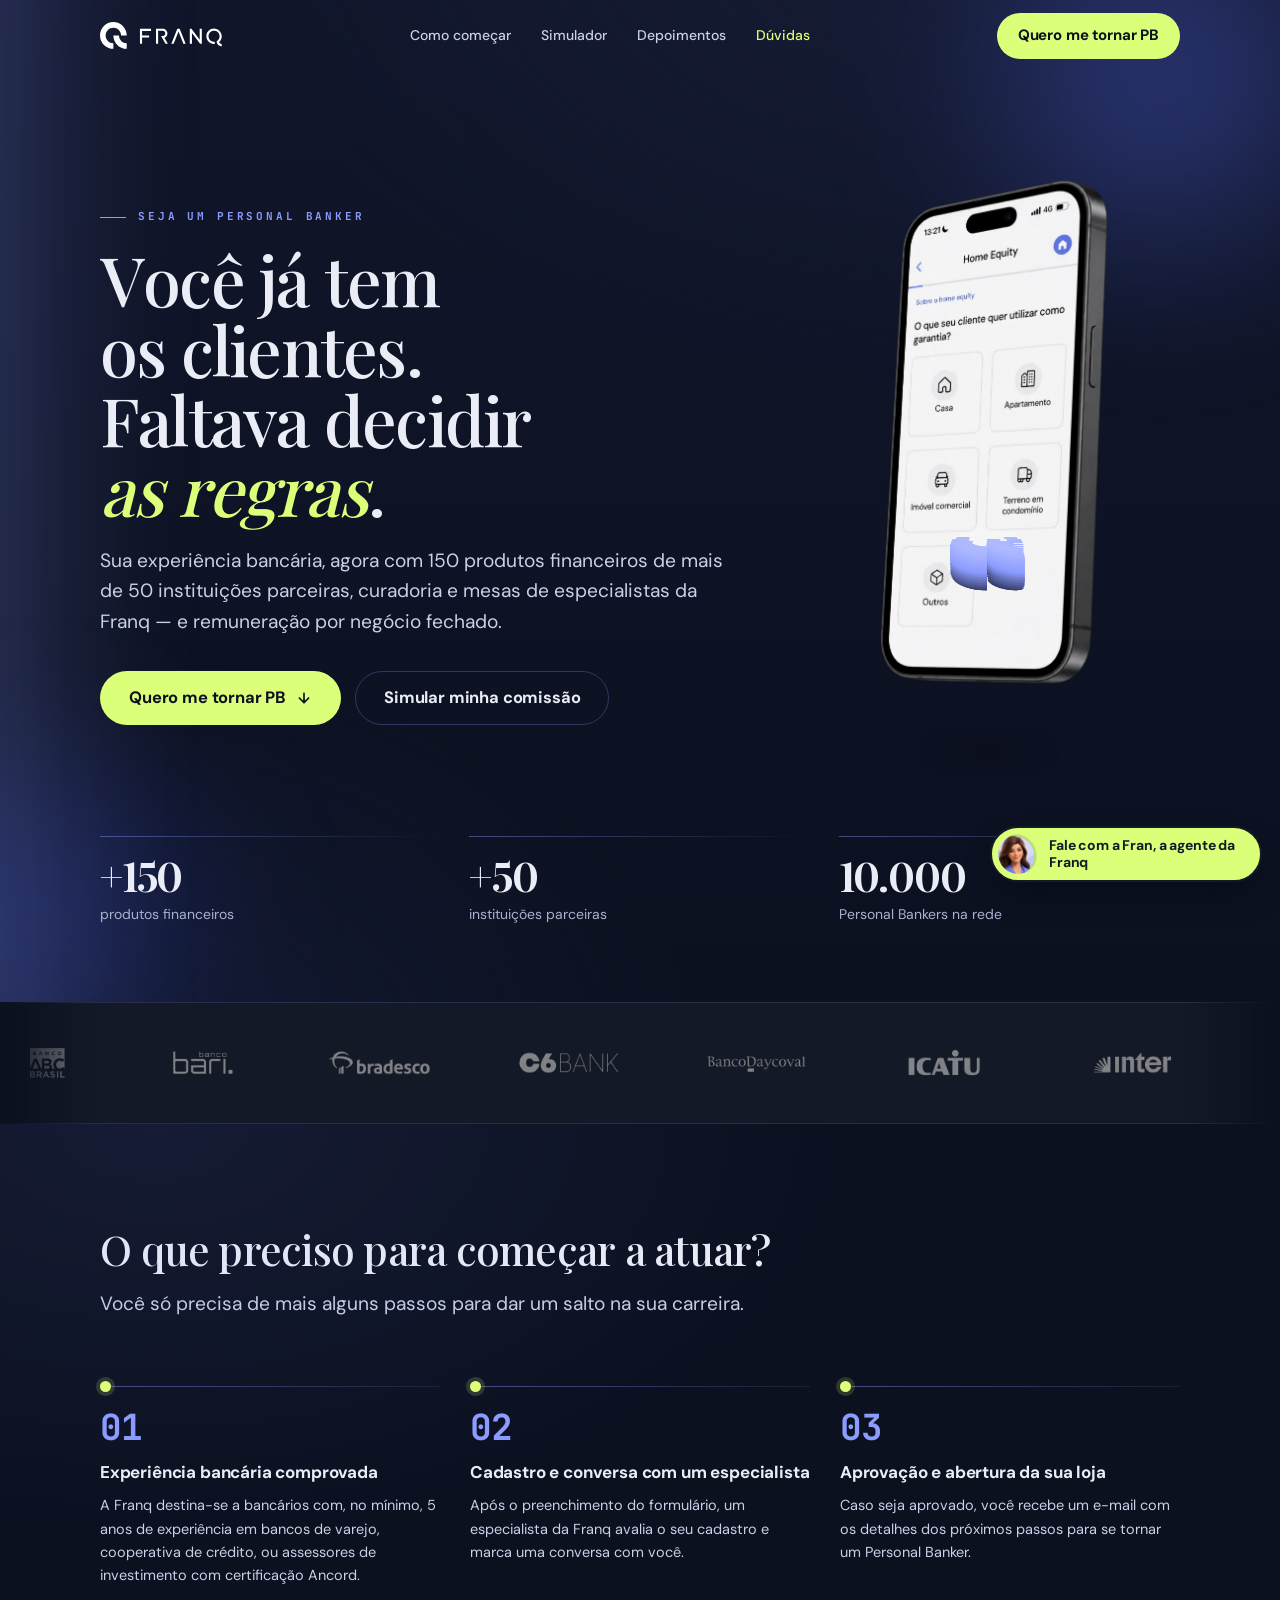
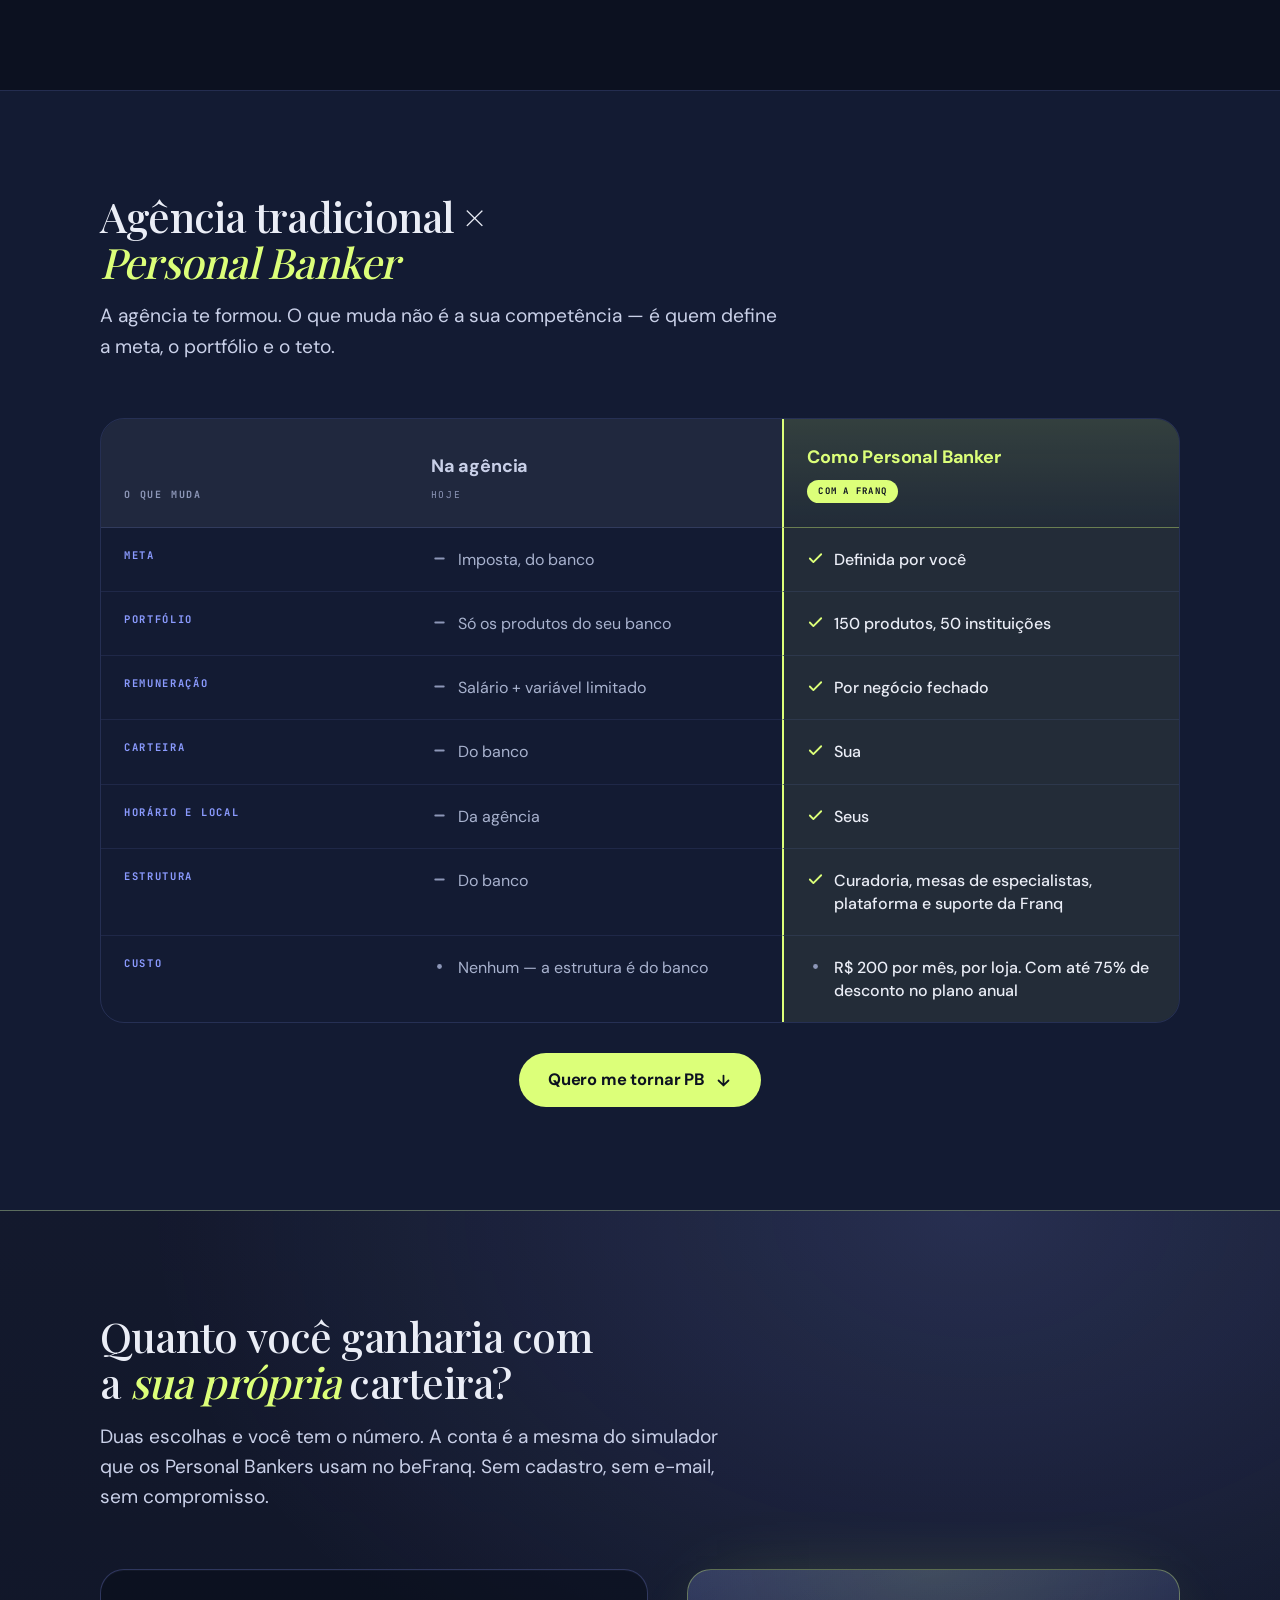
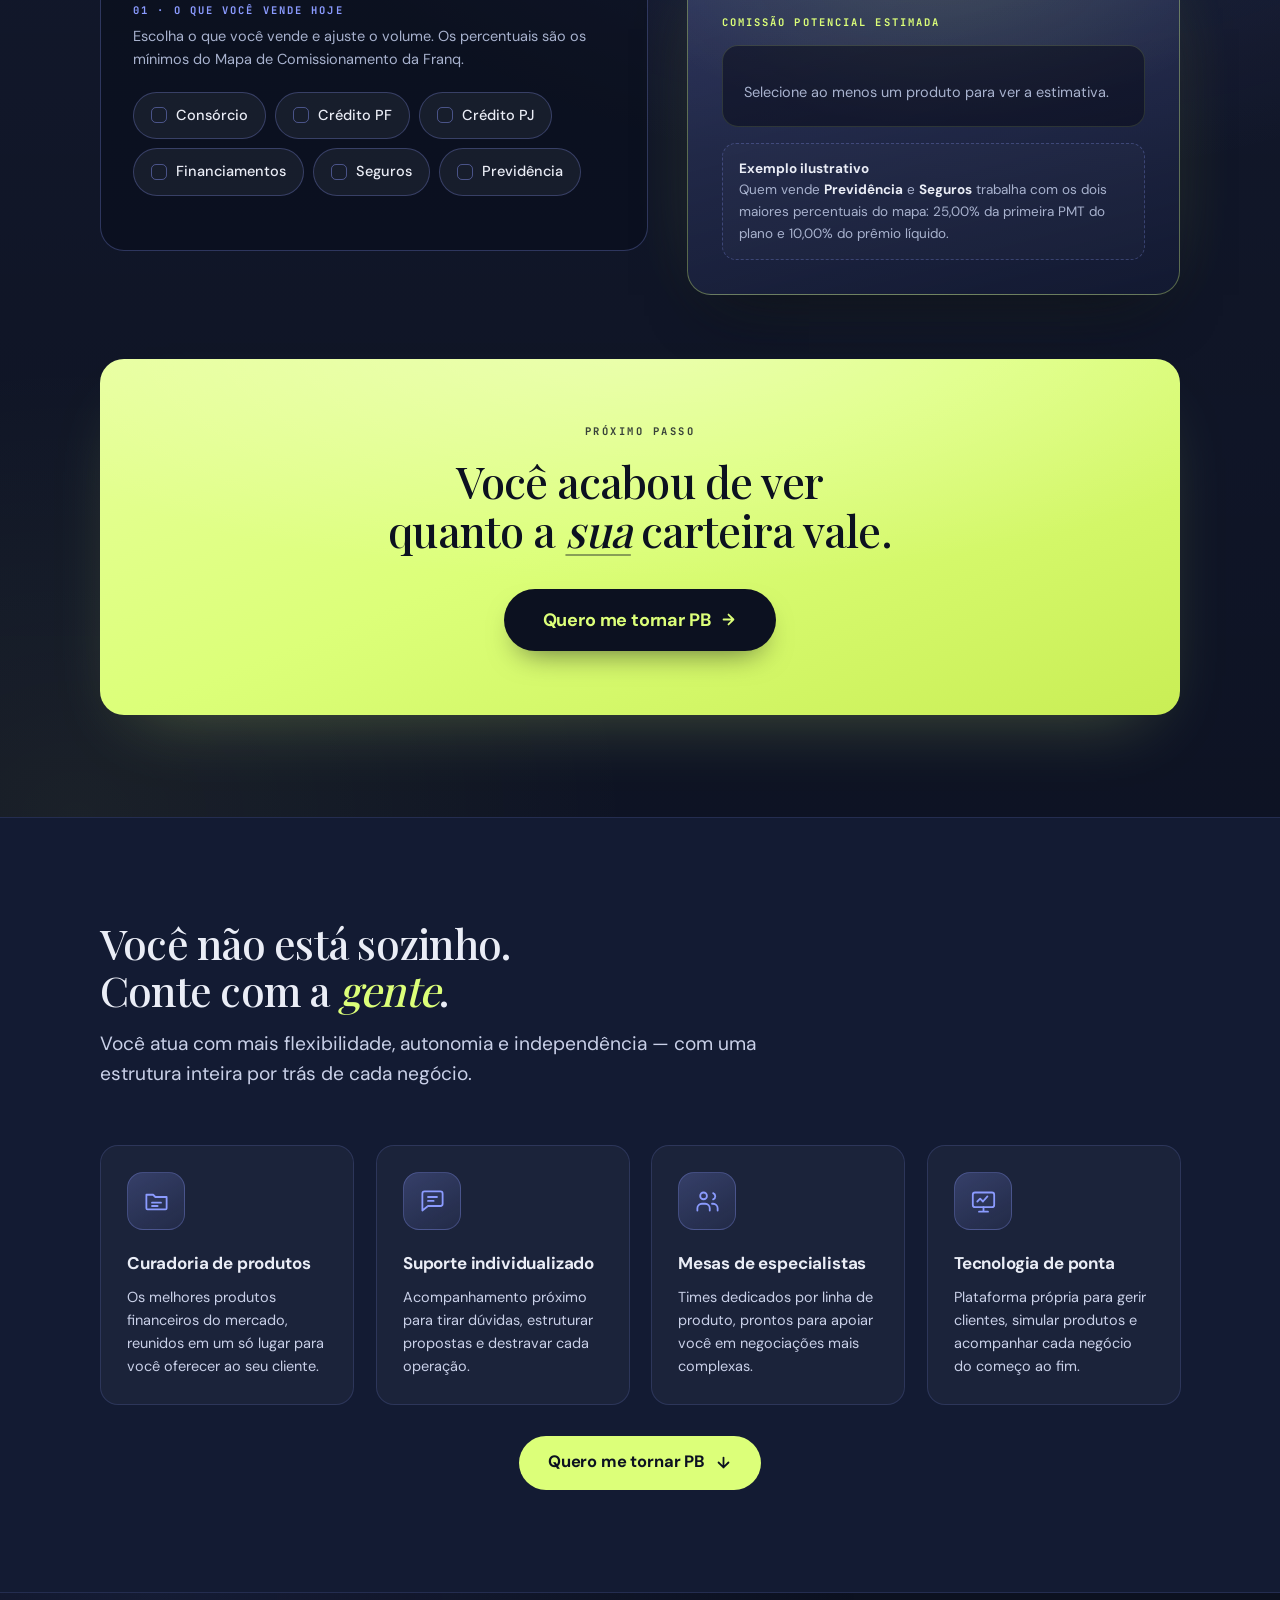
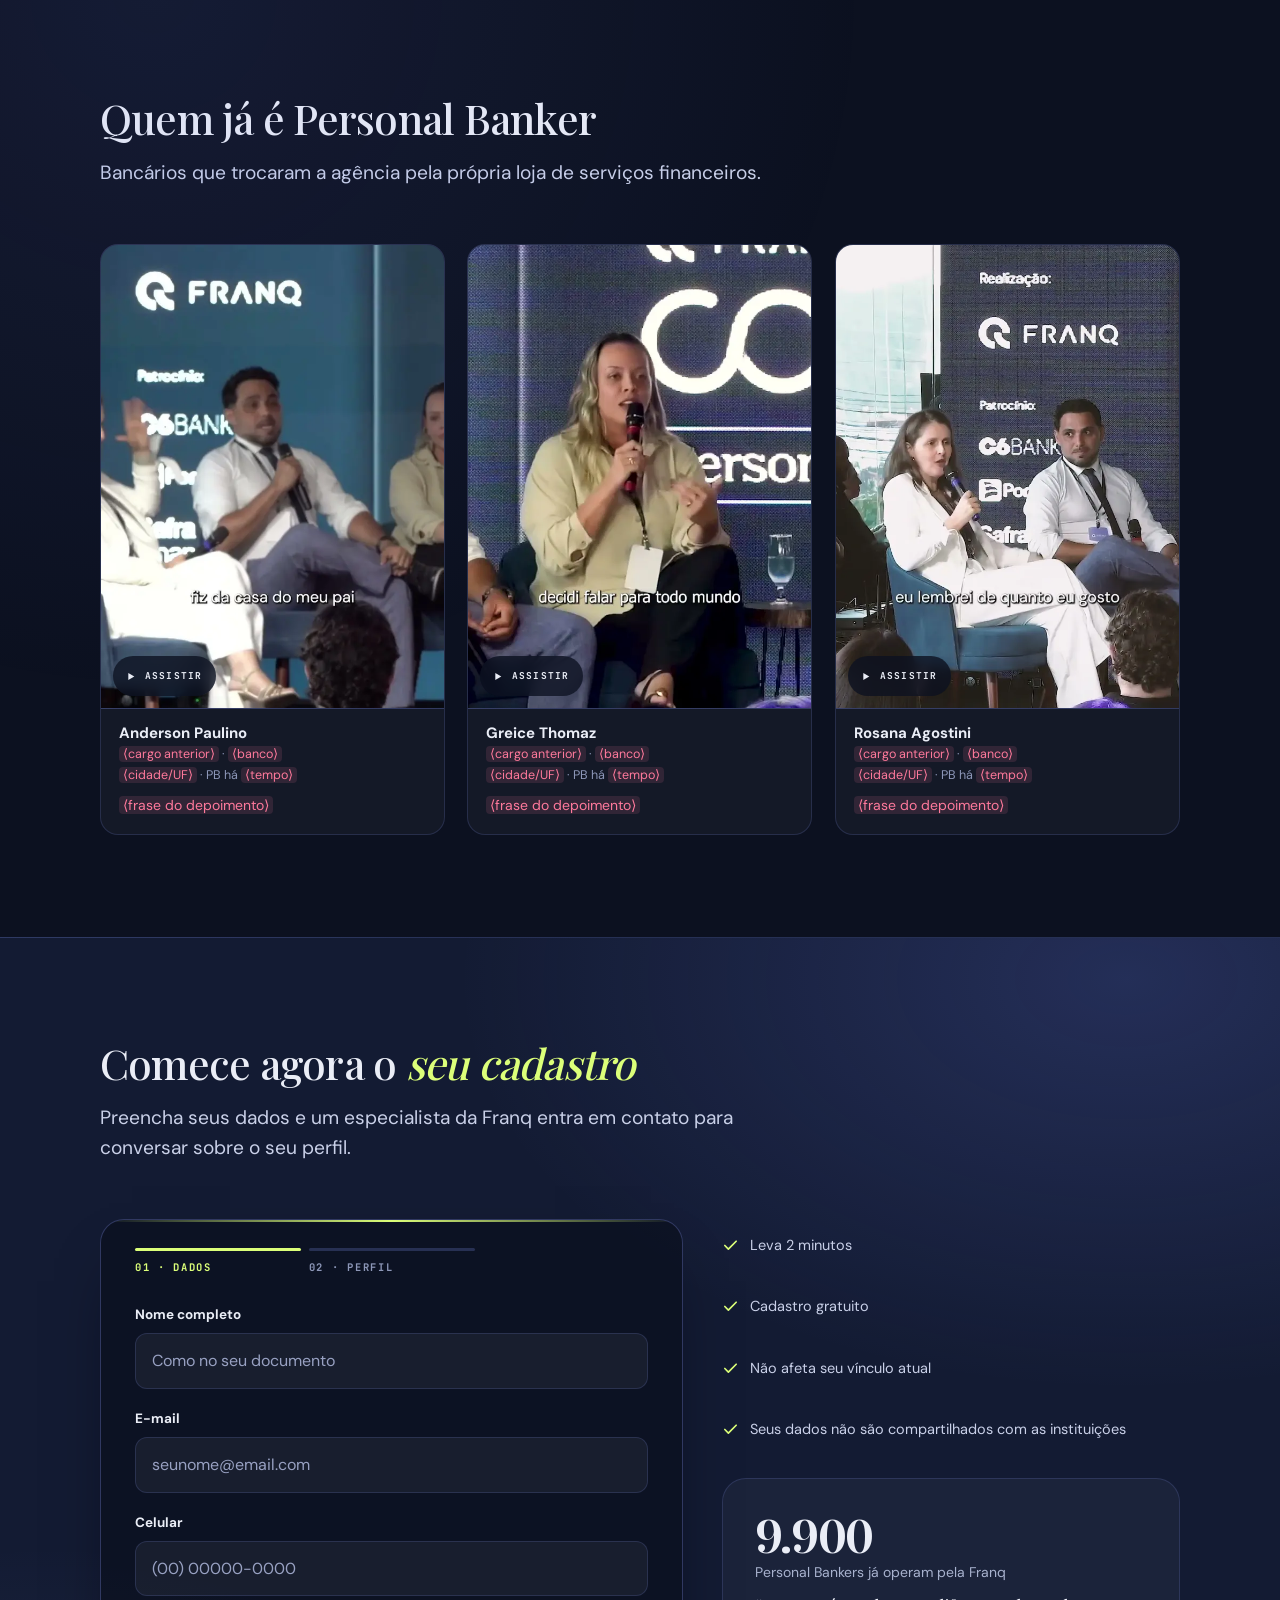
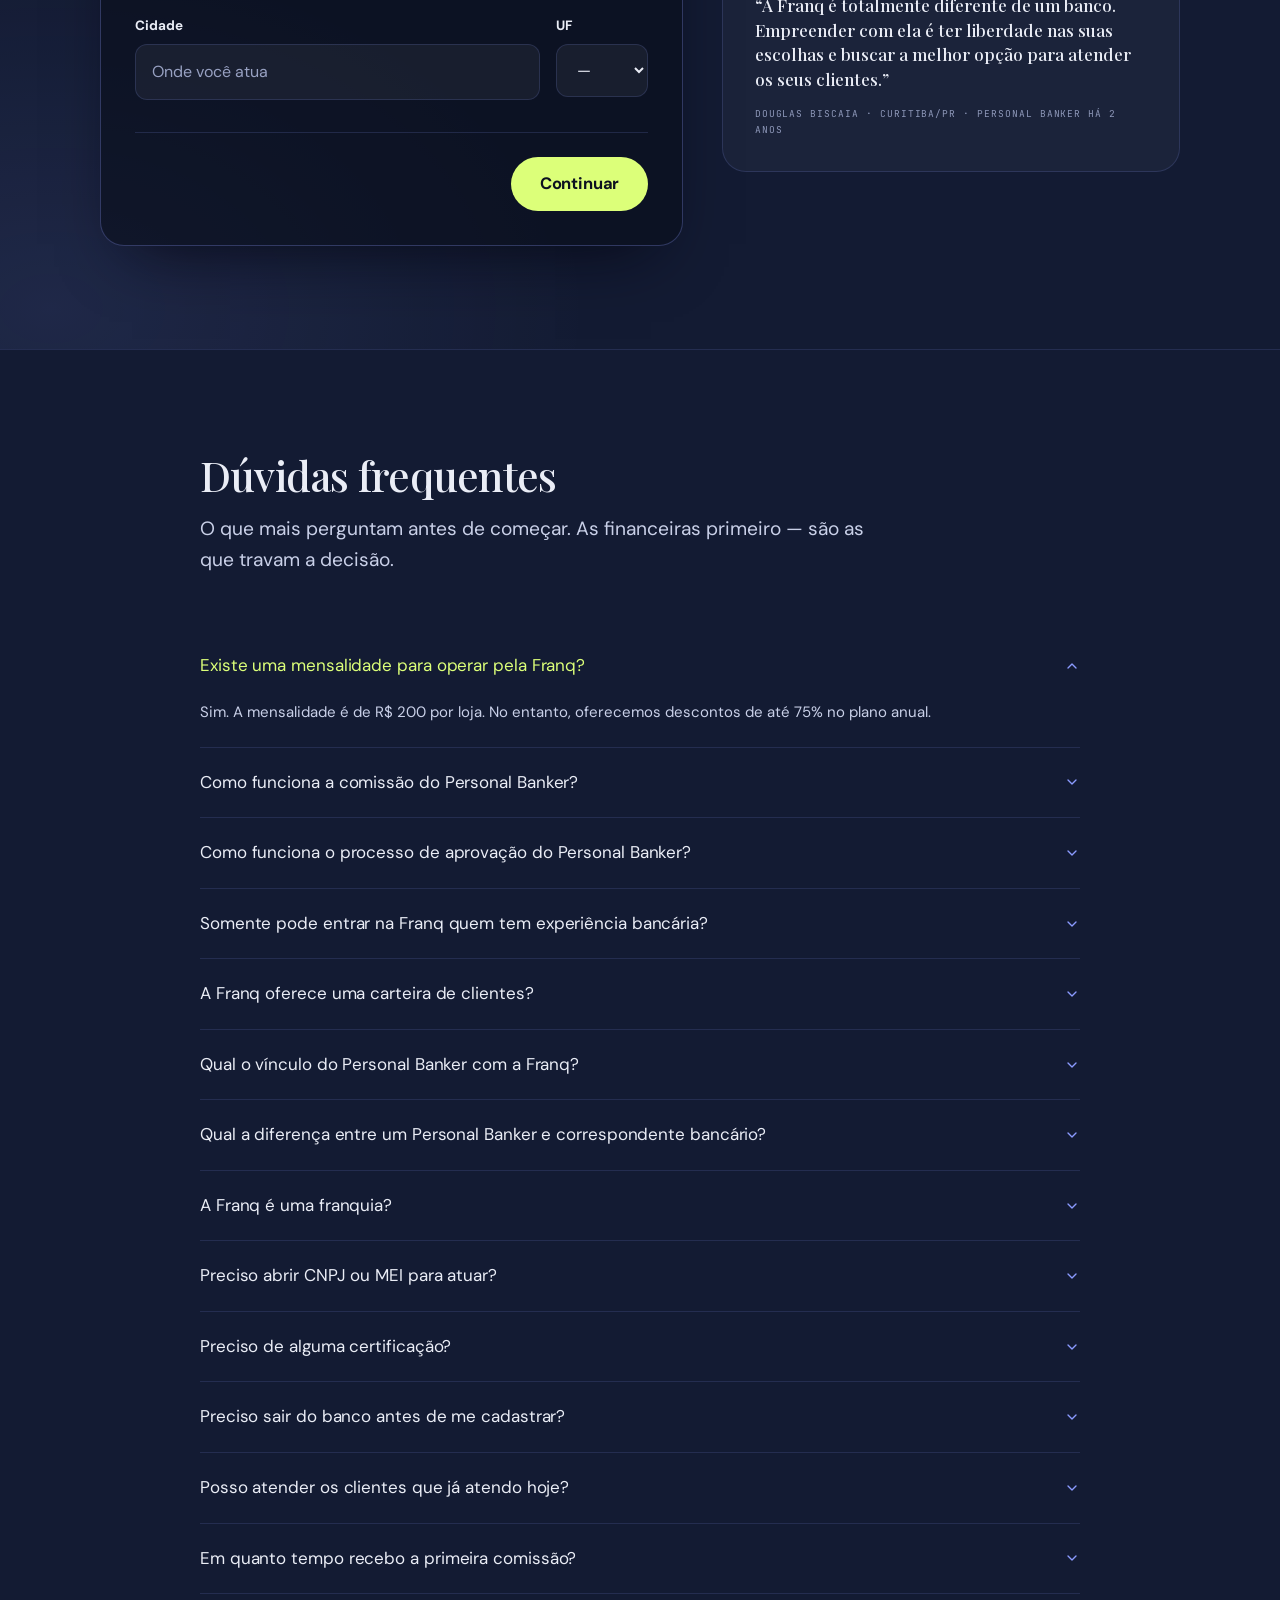
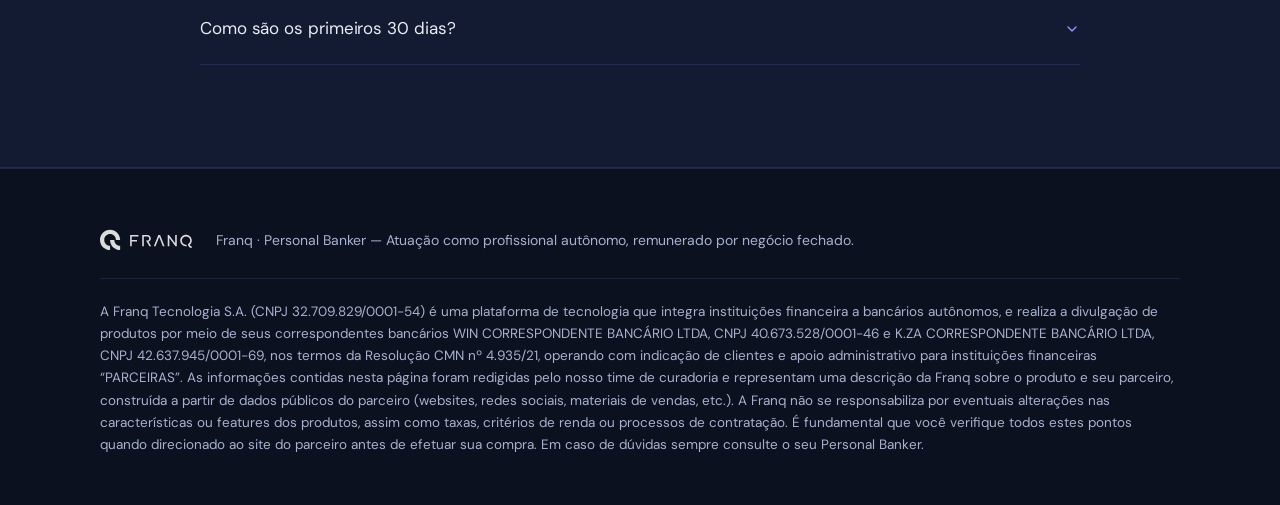
<file: index.html>
<!DOCTYPE html>
<html lang="pt-BR">
<head>
<meta charset="utf-8">
<meta name="viewport" content="width=device-width, initial-scale=1">
<title>Seja um Personal Banker — Franq</title>
<meta name="description" content="Você já tem os clientes. Faltava decidir as regras. Atue como Personal Banker autônomo com 150 produtos de mais de 50 instituições parceiras, curadoria, mesas de especialistas e a plataforma da Franq.">
<meta name="theme-color" content="#0C1120">
<meta name="color-scheme" content="dark">
<link rel="icon" href="assets/img/favicon.svg" type="image/svg+xml">
<link rel="preconnect" href="https://fonts.googleapis.com">
<link rel="preconnect" href="https://fonts.gstatic.com" crossorigin>
<link href="https://fonts.googleapis.com/css2?family=DM+Sans:ital,opsz,wght@0,9..40,400;0,9..40,500;0,9..40,700;1,9..40,400&family=JetBrains+Mono:wght@400;700&display=swap" rel="stylesheet">
<link rel="preload" href="fonts/PlayfairDisplay.var.woff2" as="font" type="font/woff2" crossorigin>
<link rel="stylesheet" href="assets/css/lp.css">
</head>
<body>

<a class="fq-skip" href="#conteudo">Pular para o conteúdo</a>

<!-- progresso de leitura: a página é longa, e saber onde se está reduz o
     abandono. Puramente decorativo para leitor de tela. -->
<div class="fq-progresso" aria-hidden="true"><span class="fq-progresso__b" id="progresso"></span></div>

<!-- ============================== 4.1 HEADER ============================== -->
<header class="fq-header" id="cabecalho">
  <div class="fq-wrap fq-header__in">
    <a class="fq-logo" href="#hero" aria-label="Franq — início">
      <img src="logos/franq-branco.svg" alt="Franq" width="112" height="27">
    </a>

    <nav class="fq-nav" id="menu" aria-label="Seções da página">
      <a href="#como-comecar">Como começar</a>
      <a href="#simulador">Simulador</a>
      <a href="#depoimentos">Depoimentos</a>
      <a href="#duvidas">Dúvidas</a>
    </nav>

    <a class="fq-btn fq-btn--sm fq-header__cta" href="#cadastro">Quero me tornar PB</a>

    <button class="fq-burger" type="button" id="burger" aria-controls="menu" aria-expanded="false" aria-label="Abrir menu">
      <svg aria-hidden="true" width="20" height="20" viewBox="0 0 24 24" fill="none" stroke="currentColor" stroke-width="2" stroke-linecap="round"><path d="M4 7h16M4 12h16M4 17h16"/></svg>
    </button>
  </div>
</header>

<main id="conteudo">

<!-- =============================== 4.2 HERO =============================== -->
<section class="fq-hero" id="hero">
  <div class="fq-hero__glow fq-hero__glow--a" aria-hidden="true"></div>
  <div class="fq-hero__glow fq-hero__glow--b" aria-hidden="true"></div>

  <!-- feixes de luz varrendo o hero. Decorativos: só transform e opacity,
       compostos na GPU. No mobile fica um só, por bateria. -->
  <div class="fq-hero__luz" aria-hidden="true">
    <span class="fq-hero__feixe fq-hero__feixe--1"></span>
    <span class="fq-hero__feixe fq-hero__feixe--2"></span>
    <span class="fq-hero__feixe fq-hero__feixe--3"></span>
  </div>

  <div class="fq-wrap">
    <div class="fq-hero__grid">
      <div>
        <p class="fq-eyebrow" data-entra>Seja um Personal Banker</p>
        <!-- A primeira metade fica: "Você já tem os clientes" nomeia a situação
           do leitor em cinco palavras, e é o que a frase tem de melhor. A
           segunda entregava um substantivo de PRODUTO ("a loja") onde o
           argumento é autonomia — "as regras" é o que a seção de comparação
           depois detalha: a meta, o portfólio e o teto. -->
        <h1 class="fq-h1" data-entra data-foco="letra">Você já tem os clientes.<br>Faltava decidir <em class="fq-em">as&nbsp;regras</em>.</h1>
        <p class="fq-lead" data-entra>Sua experiência bancária, agora com 150 produtos financeiros de mais de 50 instituições parceiras, curadoria e mesas de especialistas da Franq — e remuneração por negócio fechado.</p>

        <div class="fq-cta-par" data-entra>
          <a class="fq-btn" href="#cadastro">
            Quero me tornar PB
            <svg aria-hidden="true" width="16" height="16" viewBox="0 0 24 24" fill="none" stroke="currentColor" stroke-width="2.5" stroke-linecap="round" stroke-linejoin="round"><path d="M12 5v14M19 12l-7 7-7-7"/></svg>
          </a>
          <a class="fq-btn fq-btn--ghost" href="#simulador">Simular minha comissão</a>
        </div>
      </div>

      <!-- Render do iPhone com a tela do beFranq (Home Equity). Substituiu o
           aparelho desenhado em CSS: a perspectiva já vem embutida no arquivo,
           e o PNG tem fundo transparente, então assenta direto no escuro do
           hero. O palco segue dando a animação de entrada e o parallax. -->
      <div class="fq-fone-palco" id="fone-palco" data-entra>
        <img class="fq-fone" id="fone" src="assets/img/befranq-iphone.webp"
             width="780" height="1170" loading="eager" decoding="async"
             alt="Um iPhone com a plataforma beFranq aberta, na tela de Home Equity, perguntando que bem o cliente quer usar como garantia">
        <!-- A marca da Franq orbitando o aparelho. Órbita 3D de verdade: as
             peças e o render vivem no mesmo contexto `preserve-3d`, então
             quem decide o que passa na frente e o que passa atrás é o
             navegador, pelo Z de cada uma — não um z-index alternado.
             Decorativa: aria-hidden, e some em reduced-motion. -->
        <div class="fq-orbita" aria-hidden="true">
          <svg class="fq-simbolo" aria-hidden="true" width="0" height="0"><symbol id="fq-marca" viewBox="0 0 58 58"><path d="M45.4725 28.843C45.4725 19.6407 37.9966 12.1552 28.8061 12.1552C19.6156 12.1552 12.1397 19.6407 12.1397 28.843C12.1397 38.0452 19.6156 45.5307 28.8061 45.5307V57.6859C12.9627 57.6859 0 44.7066 0 28.843C0 12.9793 12.8942 0 28.8061 0C44.6495 0 57.6122 12.9107 57.6122 28.843H45.4725Z" fill="currentColor"/><path d="M28.8061 28.843H40.9458C40.9458 38.0452 48.4217 45.5307 57.6122 45.5307V57.6859C41.7689 57.6859 28.8061 44.7753 28.8061 28.843Z" fill="currentColor"/></symbol></svg>
          <span class="fq-orbita__q fq-orbita__q--1"><span class="fq-marca3d"><svg class="fq-marca3d__c" viewBox="0 0 58 58"><use href="#fq-marca"/></svg><svg class="fq-marca3d__c" viewBox="0 0 58 58"><use href="#fq-marca"/></svg><svg class="fq-marca3d__c" viewBox="0 0 58 58"><use href="#fq-marca"/></svg><svg class="fq-marca3d__c" viewBox="0 0 58 58"><use href="#fq-marca"/></svg><svg class="fq-marca3d__c" viewBox="0 0 58 58"><use href="#fq-marca"/></svg><svg class="fq-marca3d__c" viewBox="0 0 58 58"><use href="#fq-marca"/></svg><svg class="fq-marca3d__c" viewBox="0 0 58 58"><use href="#fq-marca"/></svg><svg class="fq-marca3d__c" viewBox="0 0 58 58"><use href="#fq-marca"/></svg><svg class="fq-marca3d__c" viewBox="0 0 58 58"><use href="#fq-marca"/></svg><svg class="fq-marca3d__c" viewBox="0 0 58 58"><use href="#fq-marca"/></svg><svg class="fq-marca3d__c" viewBox="0 0 58 58"><use href="#fq-marca"/></svg><svg class="fq-marca3d__c" viewBox="0 0 58 58"><use href="#fq-marca"/></svg><svg class="fq-marca3d__c" viewBox="0 0 58 58"><use href="#fq-marca"/></svg><svg class="fq-marca3d__c" viewBox="0 0 58 58"><use href="#fq-marca"/></svg><svg class="fq-marca3d__c" viewBox="0 0 58 58"><use href="#fq-marca"/></svg><svg class="fq-marca3d__c" viewBox="0 0 58 58"><use href="#fq-marca"/></svg><svg class="fq-marca3d__c" viewBox="0 0 58 58"><use href="#fq-marca"/></svg><svg class="fq-marca3d__c" viewBox="0 0 58 58"><use href="#fq-marca"/></svg><svg class="fq-marca3d__c" viewBox="0 0 58 58"><use href="#fq-marca"/></svg><svg class="fq-marca3d__c" viewBox="0 0 58 58"><use href="#fq-marca"/></svg></span></span>
          <span class="fq-orbita__q fq-orbita__q--2"><span class="fq-marca3d"><svg class="fq-marca3d__c" viewBox="0 0 58 58"><use href="#fq-marca"/></svg><svg class="fq-marca3d__c" viewBox="0 0 58 58"><use href="#fq-marca"/></svg><svg class="fq-marca3d__c" viewBox="0 0 58 58"><use href="#fq-marca"/></svg><svg class="fq-marca3d__c" viewBox="0 0 58 58"><use href="#fq-marca"/></svg><svg class="fq-marca3d__c" viewBox="0 0 58 58"><use href="#fq-marca"/></svg><svg class="fq-marca3d__c" viewBox="0 0 58 58"><use href="#fq-marca"/></svg><svg class="fq-marca3d__c" viewBox="0 0 58 58"><use href="#fq-marca"/></svg><svg class="fq-marca3d__c" viewBox="0 0 58 58"><use href="#fq-marca"/></svg><svg class="fq-marca3d__c" viewBox="0 0 58 58"><use href="#fq-marca"/></svg><svg class="fq-marca3d__c" viewBox="0 0 58 58"><use href="#fq-marca"/></svg><svg class="fq-marca3d__c" viewBox="0 0 58 58"><use href="#fq-marca"/></svg><svg class="fq-marca3d__c" viewBox="0 0 58 58"><use href="#fq-marca"/></svg><svg class="fq-marca3d__c" viewBox="0 0 58 58"><use href="#fq-marca"/></svg><svg class="fq-marca3d__c" viewBox="0 0 58 58"><use href="#fq-marca"/></svg><svg class="fq-marca3d__c" viewBox="0 0 58 58"><use href="#fq-marca"/></svg><svg class="fq-marca3d__c" viewBox="0 0 58 58"><use href="#fq-marca"/></svg><svg class="fq-marca3d__c" viewBox="0 0 58 58"><use href="#fq-marca"/></svg><svg class="fq-marca3d__c" viewBox="0 0 58 58"><use href="#fq-marca"/></svg><svg class="fq-marca3d__c" viewBox="0 0 58 58"><use href="#fq-marca"/></svg><svg class="fq-marca3d__c" viewBox="0 0 58 58"><use href="#fq-marca"/></svg></span></span>
          <span class="fq-orbita__q fq-orbita__q--3"><span class="fq-marca3d"><svg class="fq-marca3d__c" viewBox="0 0 58 58"><use href="#fq-marca"/></svg><svg class="fq-marca3d__c" viewBox="0 0 58 58"><use href="#fq-marca"/></svg><svg class="fq-marca3d__c" viewBox="0 0 58 58"><use href="#fq-marca"/></svg><svg class="fq-marca3d__c" viewBox="0 0 58 58"><use href="#fq-marca"/></svg><svg class="fq-marca3d__c" viewBox="0 0 58 58"><use href="#fq-marca"/></svg><svg class="fq-marca3d__c" viewBox="0 0 58 58"><use href="#fq-marca"/></svg><svg class="fq-marca3d__c" viewBox="0 0 58 58"><use href="#fq-marca"/></svg><svg class="fq-marca3d__c" viewBox="0 0 58 58"><use href="#fq-marca"/></svg><svg class="fq-marca3d__c" viewBox="0 0 58 58"><use href="#fq-marca"/></svg><svg class="fq-marca3d__c" viewBox="0 0 58 58"><use href="#fq-marca"/></svg><svg class="fq-marca3d__c" viewBox="0 0 58 58"><use href="#fq-marca"/></svg><svg class="fq-marca3d__c" viewBox="0 0 58 58"><use href="#fq-marca"/></svg><svg class="fq-marca3d__c" viewBox="0 0 58 58"><use href="#fq-marca"/></svg><svg class="fq-marca3d__c" viewBox="0 0 58 58"><use href="#fq-marca"/></svg><svg class="fq-marca3d__c" viewBox="0 0 58 58"><use href="#fq-marca"/></svg><svg class="fq-marca3d__c" viewBox="0 0 58 58"><use href="#fq-marca"/></svg><svg class="fq-marca3d__c" viewBox="0 0 58 58"><use href="#fq-marca"/></svg><svg class="fq-marca3d__c" viewBox="0 0 58 58"><use href="#fq-marca"/></svg><svg class="fq-marca3d__c" viewBox="0 0 58 58"><use href="#fq-marca"/></svg><svg class="fq-marca3d__c" viewBox="0 0 58 58"><use href="#fq-marca"/></svg></span></span>
        </div>

        <span class="fq-fone__sombra" aria-hidden="true"></span>
      </div>
    </div>

    <!-- Barra de números. Contagem animada na entrada em viewport. -->
    <div class="fq-nums">
      <div class="fq-num" data-reveal>
        <div class="fq-num__v" data-contar="150" data-prefixo="+">+150</div>
        <div class="fq-num__l">produtos financeiros</div>
      </div>
      <div class="fq-num" data-reveal>
        <div class="fq-num__v" data-contar="50" data-prefixo="+">+50</div>
        <div class="fq-num__l">instituições parceiras</div>
      </div>
      <div class="fq-num" data-reveal>
        <div class="fq-num__v" data-contar="10000">10.000</div>
        <div class="fq-num__l">Personal Bankers na rede</div>
      </div>
    </div>
  </div>
</section>

<!-- ========================= 4.3 FAIXA DE PARCEIROS ========================= -->
<!-- Marquee com pausa no hover. Altura óptica por logo (data-otica), não
     altura de caixa: a tinta dentro dos tiles vai de 23% a 68% da altura. -->
<div class="fq-logos" aria-label="Instituições parceiras">
  <div class="fq-logos__track">
    <div class="fq-logos__grp">
      <img src="logos/abc-brasil.webp" alt="Banco ABC Brasil" data-otica="alta">
      <img src="logos/bari.webp" alt="Banco Bari">
      <img src="logos/bradesco.webp" alt="Bradesco" data-otica="baixa">
      <img src="logos/c6.webp" alt="C6 Bank" data-otica="baixa">
      <img src="logos/daycoval.webp" alt="Banco Daycoval" data-otica="baixa">
      <img src="logos/icatu.webp" alt="Icatu" data-otica="baixa">
      <img src="logos/inter.webp" alt="Inter" data-otica="baixa">
      <img src="logos/itau.webp" alt="Itaú" data-otica="alta">
      <img src="logos/porto.webp" alt="Porto" data-otica="baixa">
      <img src="logos/rodobens.webp" alt="Rodobens" data-otica="baixa">
      <img src="logos/santander.webp" alt="Santander" data-otica="baixa">
      <img src="logos/sofisa.webp" alt="Banco Sofisa" data-otica="baixa">
    </div>
    <div class="fq-logos__grp" aria-hidden="true">
      <img src="logos/abc-brasil.webp" alt="" data-otica="alta">
      <img src="logos/bari.webp" alt="">
      <img src="logos/bradesco.webp" alt="" data-otica="baixa">
      <img src="logos/c6.webp" alt="" data-otica="baixa">
      <img src="logos/daycoval.webp" alt="" data-otica="baixa">
      <img src="logos/icatu.webp" alt="" data-otica="baixa">
      <img src="logos/inter.webp" alt="" data-otica="baixa">
      <img src="logos/itau.webp" alt="" data-otica="alta">
      <img src="logos/porto.webp" alt="" data-otica="baixa">
      <img src="logos/rodobens.webp" alt="" data-otica="baixa">
      <img src="logos/santander.webp" alt="" data-otica="baixa">
      <img src="logos/sofisa.webp" alt="" data-otica="baixa">
    </div>
  </div>
</div>

<!-- ===================== 4.4 REQUISITOS PARA COMEÇAR ===================== -->
<section class="fq-sec fq-sec--glow" id="como-comecar">
  <div class="fq-wrap">
    <div class="fq-sec__head" data-reveal>
      <h2 class="fq-h2" data-foco="palavra">O que preciso para começar a atuar?</h2>
      <p class="fq-lead">Você só precisa de mais alguns passos para dar um salto na sua carreira.</p>
    </div>

    <ol class="fq-passos" style="list-style:none;margin:0;padding:0">
      <li class="fq-passo" data-reveal>
        <div class="fq-passo__n">01</div>
        <h3 class="fq-passo__t">Experiência bancária comprovada</h3>
        <p>A Franq destina-se a bancários com, no mínimo, 5 anos de experiência em bancos de varejo, cooperativa de crédito, ou assessores de investimento com certificação Ancord.</p>
      </li>
      <li class="fq-passo" data-reveal>
        <div class="fq-passo__n">02</div>
        <h3 class="fq-passo__t">Cadastro e conversa com um especialista</h3>
        <p>Após o preenchimento do formulário, um especialista da Franq avalia o seu cadastro e marca uma conversa com você.</p>
      </li>
      <li class="fq-passo" data-reveal>
        <div class="fq-passo__n">03</div>
        <h3 class="fq-passo__t">Aprovação e abertura da sua loja</h3>
        <p>Caso seja aprovado, você recebe um e-mail com os detalhes dos próximos passos para se tornar um Personal Banker.</p>
      </li>
    </ol>
  </div>
</section>

<!-- ============== 4.5 AGÊNCIA TRADICIONAL × PERSONAL BANKER ============== -->
<section class="fq-sec fq-sec--band" id="comparacao">
  <div class="fq-wrap">
    <div class="fq-sec__head" data-reveal>
      <!-- espaço inquebrável antes do × : sem ele o operador cai órfão no começo da segunda linha no mobile -->
      <h2 class="fq-h2" data-foco="palavra">Agência tradicional&nbsp;× <em class="fq-em">Personal Banker</em></h2>
      <p class="fq-lead">A agência te formou. O que muda não é a sua competência — é quem define a meta, o portfólio e o teto.</p>
    </div>

    <div class="fq-vs" role="table" aria-label="Comparação entre atuar na agência e atuar como Personal Banker">
      <div class="fq-vs__h fq-vs__h--eixo" role="columnheader">O que muda</div>
      <div class="fq-vs__h fq-vs__h--ag" role="columnheader">
        <span class="fq-vs__hl">Na agência</span>
        <span class="fq-vs__hs">hoje</span>
      </div>
      <div class="fq-vs__h fq-vs__h--pb" role="columnheader">
        <span class="fq-vs__hl">Como Personal Banker</span>
        <span class="fq-vs__badge">com a Franq</span>
      </div>

      <div class="fq-vs__c fq-vs__c--eixo" role="rowheader" data-reveal>Meta</div>
      <div class="fq-vs__c fq-vs__c--ag" role="cell" data-reveal><svg class="fq-vs__ic" aria-hidden="true" viewBox="0 0 24 24" fill="none" stroke="currentColor" stroke-width="2.6" stroke-linecap="round"><path d="M6 12h12"/></svg>Imposta, do banco</div>
      <div class="fq-vs__c fq-vs__c--pb" role="cell" data-reveal><svg class="fq-vs__ic" aria-hidden="true" viewBox="0 0 24 24" fill="none" stroke="currentColor" stroke-width="2.6" stroke-linecap="round" stroke-linejoin="round"><path d="M20 6L9 17l-5-5"/></svg>Definida por você</div>

      <div class="fq-vs__c fq-vs__c--eixo" role="rowheader" data-reveal>Portfólio</div>
      <div class="fq-vs__c fq-vs__c--ag" role="cell" data-reveal><svg class="fq-vs__ic" aria-hidden="true" viewBox="0 0 24 24" fill="none" stroke="currentColor" stroke-width="2.6" stroke-linecap="round"><path d="M6 12h12"/></svg>Só os produtos do seu banco</div>
      <div class="fq-vs__c fq-vs__c--pb" role="cell" data-reveal><svg class="fq-vs__ic" aria-hidden="true" viewBox="0 0 24 24" fill="none" stroke="currentColor" stroke-width="2.6" stroke-linecap="round" stroke-linejoin="round"><path d="M20 6L9 17l-5-5"/></svg>150 produtos, 50 instituições</div>

      <div class="fq-vs__c fq-vs__c--eixo" role="rowheader" data-reveal>Remuneração</div>
      <div class="fq-vs__c fq-vs__c--ag" role="cell" data-reveal><svg class="fq-vs__ic" aria-hidden="true" viewBox="0 0 24 24" fill="none" stroke="currentColor" stroke-width="2.6" stroke-linecap="round"><path d="M6 12h12"/></svg>Salário + variável limitado</div>
      <div class="fq-vs__c fq-vs__c--pb" role="cell" data-reveal><svg class="fq-vs__ic" aria-hidden="true" viewBox="0 0 24 24" fill="none" stroke="currentColor" stroke-width="2.6" stroke-linecap="round" stroke-linejoin="round"><path d="M20 6L9 17l-5-5"/></svg>Por negócio fechado</div>

      <div class="fq-vs__c fq-vs__c--eixo" role="rowheader" data-reveal>Carteira</div>
      <div class="fq-vs__c fq-vs__c--ag" role="cell" data-reveal><svg class="fq-vs__ic" aria-hidden="true" viewBox="0 0 24 24" fill="none" stroke="currentColor" stroke-width="2.6" stroke-linecap="round"><path d="M6 12h12"/></svg>Do banco</div>
      <div class="fq-vs__c fq-vs__c--pb" role="cell" data-reveal><svg class="fq-vs__ic" aria-hidden="true" viewBox="0 0 24 24" fill="none" stroke="currentColor" stroke-width="2.6" stroke-linecap="round" stroke-linejoin="round"><path d="M20 6L9 17l-5-5"/></svg>Sua</div>

      <div class="fq-vs__c fq-vs__c--eixo" role="rowheader" data-reveal>Horário e local</div>
      <div class="fq-vs__c fq-vs__c--ag" role="cell" data-reveal><svg class="fq-vs__ic" aria-hidden="true" viewBox="0 0 24 24" fill="none" stroke="currentColor" stroke-width="2.6" stroke-linecap="round"><path d="M6 12h12"/></svg>Da agência</div>
      <div class="fq-vs__c fq-vs__c--pb" role="cell" data-reveal><svg class="fq-vs__ic" aria-hidden="true" viewBox="0 0 24 24" fill="none" stroke="currentColor" stroke-width="2.6" stroke-linecap="round" stroke-linejoin="round"><path d="M20 6L9 17l-5-5"/></svg>Seus</div>

      <div class="fq-vs__c fq-vs__c--eixo" role="rowheader" data-reveal>Estrutura</div>
      <div class="fq-vs__c fq-vs__c--ag" role="cell" data-reveal><svg class="fq-vs__ic" aria-hidden="true" viewBox="0 0 24 24" fill="none" stroke="currentColor" stroke-width="2.6" stroke-linecap="round"><path d="M6 12h12"/></svg>Do banco</div>
      <div class="fq-vs__c fq-vs__c--pb" role="cell" data-reveal><svg class="fq-vs__ic" aria-hidden="true" viewBox="0 0 24 24" fill="none" stroke="currentColor" stroke-width="2.6" stroke-linecap="round" stroke-linejoin="round"><path d="M20 6L9 17l-5-5"/></svg>Curadoria, mesas de especialistas, plataforma e suporte da Franq</div>

      <div class="fq-vs__c fq-vs__c--eixo" role="rowheader" data-reveal>Custo</div>
      <div class="fq-vs__c fq-vs__c--ag" role="cell" data-reveal><svg class="fq-vs__ic fq-vs__ic--neutro" aria-hidden="true" viewBox="0 0 24 24" fill="currentColor" stroke="none"><circle cx="12" cy="12" r="3.4"/></svg>Nenhum — a estrutura é do banco</div>
      <div class="fq-vs__c fq-vs__c--pb" role="cell" data-reveal><svg class="fq-vs__ic fq-vs__ic--neutro" aria-hidden="true" viewBox="0 0 24 24" fill="currentColor" stroke="none"><circle cx="12" cy="12" r="3.4"/></svg>R$ 200 por mês, por loja. Com até 75% de desconto no plano anual</div>


    </div>

    <!-- só o botão: a banda de lima cheio ficou reservada para o simulador -->
    <div class="fq-acao" data-reveal>
      <a class="fq-btn" href="#cadastro">Quero me tornar PB
        <svg aria-hidden="true" width="17" height="17" viewBox="0 0 24 24" fill="none" stroke="currentColor" stroke-width="2.5" stroke-linecap="round" stroke-linejoin="round"><path d="M12 5v14M19 12l-7 7-7-7"/></svg>
      </a>
    </div>
  </div>
</section>

<!-- ===================== 4.6 SIMULADOR DE COMISSÃO ===================== -->
<section class="fq-sec fq-sec--sim" id="simulador">
  <div class="fq-wrap">
    <div class="fq-sec__head" data-reveal>
      <h2 class="fq-h2" data-foco="palavra">Quanto você ganharia com a <em class="fq-em">sua própria</em> carteira?</h2>
      <p class="fq-lead">Duas escolhas e você tem o número. A conta é a mesma do simulador que os Personal Bankers usam no beFranq. Sem cadastro, sem e-mail, sem compromisso.</p>
    </div>

    <div class="fq-sim__grid">
      <div class="fq-card" data-reveal>
        <p class="fq-card__t">01 · O que você vende hoje</p>
        <p class="fq-card__d">Escolha o que você vende e ajuste o volume. Os percentuais são os mínimos do Mapa de Comissionamento da Franq.</p>
        <div id="sim-chips" role="group" aria-label="Produtos que você vende hoje"></div>

        <div id="sim-vols" class="fq-vols" aria-live="polite"></div>
      </div>

      <div class="fq-res" data-reveal>
        <p class="fq-res__lb">Comissão potencial estimada</p>

        <div class="fq-res__saida" id="sim-saida" aria-live="polite">
          <p class="fq-res__vazio" id="sim-vazio">Selecione ao menos um produto para ver a estimativa.</p>
        </div>

        <!-- o exemplo é dica, não leitura: fica fora do mostrador, senão o
             estado vazio empilha três caixas com borda -->
        <div class="fq-res__ex" id="sim-exemplo">
          <b>Exemplo ilustrativo</b><br>
          Quem vende <b>Previdência</b> e <b>Seguros</b> trabalha com os dois maiores percentuais do mapa: 25,00% da primeira PMT do plano e 10,00% do prêmio líquido.
        </div>

        <!-- breakdown e condições atrás de um toggle: o painel fica só com o
             número, e quem quiser conferir a conta abre -->
        <details class="fq-toggle" id="sim-det">
          <summary>
            <span>Como chegamos nesse número</span>
            <svg aria-hidden="true" width="15" height="15" viewBox="0 0 24 24" fill="none" stroke="currentColor" stroke-width="2" stroke-linecap="round" stroke-linejoin="round"><path d="M6 9l6 6 6-6"/></svg>
          </summary>
          <div class="fq-toggle__b">
            <div class="fq-bk__l" id="sim-bk-lista"></div>

            <!-- Disclaimers do próprio simulador oficial do beFranq. O item 3 foi
                 adaptado: a versão interna manda usar a Tabela de Comissões como
                 apoio, o que não faz sentido para quem ainda não é PB. -->
            <ol class="fq-disc fq-disc--num">
              <li>Valores estimados com base na expectativa de produção do Personal Banker e médias de comissionamento.</li>
              <li>Exercício meramente demonstrativo, sem compromisso de metas de produtividade ou remuneração.</li>
              <li>Os valores e percentuais utilizados são os <b>mínimos</b> do <b>Mapa de Comissionamento V1, de 01/10/2026</b> — variam por parceiro e podem ser maiores. O seguro de vida, por exemplo, vai de 10% a 80% do prêmio líquido.</li>
              <li>O pagamento das comissões segue as regras dos parceiros contidas na Tabela de Comissões, com apurações em sua maioria mensais, mas também casos de pagamentos trimestrais ou semestrais.</li>
            </ol>
          </div>
        </details>
      </div>
    </div>

    <div class="fq-band" data-reveal>
      <p class="fq-band__eb">Próximo passo</p>
      <p class="fq-band__t">Você acabou de ver quanto a <em class="fq-em">sua</em> carteira vale.</p>
      <a class="fq-btn fq-btn--lg" href="#cadastro">Quero me tornar PB
        <svg aria-hidden="true" width="17" height="17" viewBox="0 0 24 24" fill="none" stroke="currentColor" stroke-width="2.5" stroke-linecap="round" stroke-linejoin="round"><path d="M5 12h14M12 5l7 7-7 7"/></svg>
      </a>
    </div>
  </div>
</section>

<!-- ===================== 4.7 ESTRUTURA DE SUPORTE ===================== -->
<section class="fq-sec fq-sec--band" id="suporte">
  <div class="fq-wrap">
    <div class="fq-sec__head" data-reveal>
      <h2 class="fq-h2" data-foco="palavra">Você não está sozinho.<br>Conte com a <em class="fq-em">gente</em>.</h2>
      <p class="fq-lead">Você atua com mais flexibilidade, autonomia e independência — com uma estrutura inteira por trás de cada negócio.</p>
    </div>

    <div class="fq-pilares">
      <div class="fq-pilar" data-reveal>
        <div class="fq-pilar__ic">
          <svg aria-hidden="true" viewBox="0 0 24 24" fill="none" stroke="currentColor" stroke-width="1.6" stroke-linecap="round" stroke-linejoin="round"><path d="M3 6h6l2 2h10v10a1 1 0 01-1 1H4a1 1 0 01-1-1V6z"/><path d="M8 13h8M8 16h5"/></svg>
        </div>
        <h3 class="fq-pilar__t">Curadoria de produtos</h3>
        <p>Os melhores produtos financeiros do mercado, reunidos em um só lugar para você oferecer ao seu cliente.</p>
      </div>
      <div class="fq-pilar" data-reveal>
        <div class="fq-pilar__ic">
          <svg aria-hidden="true" viewBox="0 0 24 24" fill="none" stroke="currentColor" stroke-width="1.6" stroke-linecap="round" stroke-linejoin="round"><path d="M21 14a2 2 0 01-2 2H8l-5 4V5a2 2 0 012-2h14a2 2 0 012 2z"/><path d="M8 8h8M8 11.5h5"/></svg>
        </div>
        <h3 class="fq-pilar__t">Suporte individualizado</h3>
        <p>Acompanhamento próximo para tirar dúvidas, estruturar propostas e destravar cada operação.</p>
      </div>
      <div class="fq-pilar" data-reveal>
        <div class="fq-pilar__ic">
          <svg aria-hidden="true" viewBox="0 0 24 24" fill="none" stroke="currentColor" stroke-width="1.6" stroke-linecap="round" stroke-linejoin="round"><path d="M3 20v-2a4 4 0 014-4h3a4 4 0 014 4v2"/><circle cx="8.5" cy="7" r="3"/><path d="M16 14h1a4 4 0 014 4v2M17 4.5a3 3 0 010 5.6"/></svg>
        </div>
        <h3 class="fq-pilar__t">Mesas de especialistas</h3>
        <p>Times dedicados por linha de produto, prontos para apoiar você em negociações mais complexas.</p>
      </div>
      <div class="fq-pilar" data-reveal>
        <div class="fq-pilar__ic">
          <svg aria-hidden="true" viewBox="0 0 24 24" fill="none" stroke="currentColor" stroke-width="1.6" stroke-linecap="round" stroke-linejoin="round"><rect x="2.5" y="4" width="19" height="13" rx="2"/><path d="M8 21h8M12 17v4M6.5 12l2.5-2.5 2.5 2.5 4-4.5"/></svg>
        </div>
        <h3 class="fq-pilar__t">Tecnologia de ponta</h3>
        <p>Plataforma própria para gerir clientes, simular produtos e acompanhar cada negócio do começo ao fim.</p>
      </div>
    </div>

    <div class="fq-acao" data-reveal>
      <a class="fq-btn" href="#cadastro">Quero me tornar PB
        <svg aria-hidden="true" width="17" height="17" viewBox="0 0 24 24" fill="none" stroke="currentColor" stroke-width="2.5" stroke-linecap="round" stroke-linejoin="round"><path d="M12 5v14M19 12l-7 7-7-7"/></svg>
      </a>
    </div>
  </div>
</section>

<!-- ===================== 4.9 DEPOIMENTOS ===================== -->
<section class="fq-sec fq-sec--glow" id="depoimentos">
  <div class="fq-wrap">
    <div class="fq-sec__head" data-reveal>
      <h2 class="fq-h2" data-foco="palavra">Quem já é Personal Banker</h2>
      <p class="fq-lead">Bancários que trocaram a agência pela própria loja de serviços financeiros.</p>
    </div>

    <div class="fq-deps" id="deps"></div>

  </div>
</section>

<!-- ===================== 4.10 FORMULÁRIO ===================== -->
<section class="fq-sec fq-sec--meta" id="cadastro">
  <div class="fq-wrap">
    <div class="fq-sec__head" data-reveal>
      <h2 class="fq-h2" data-foco="palavra">Comece agora o <em class="fq-em">seu cadastro</em></h2>
      <p class="fq-lead">Preencha seus dados e um especialista da Franq entra em contato para conversar sobre o seu perfil.</p>
    </div>

    <div class="fq-form__grid">
      <div class="fq-form__box" data-reveal>
        <div class="fq-steps" id="steps">
          <div class="fq-step" data-on><span class="fq-step__bar"></span><span class="fq-step__lb">01 · Dados</span></div>
          <div class="fq-step"><span class="fq-step__bar"></span><span class="fq-step__lb">02 · Perfil</span></div>
        </div>

        <form class="fq-form" id="form" novalidate>
          <p class="fq-alert" id="form-alert" role="alert"></p>

          <!-- etapa 1 — sem CPF: era o campo de maior fricção e estava na
               primeira tela, ao lado de nome e e-mail, sem explicação -->
          <div class="fq-pane" data-pane="0">
            <div class="fq-f">
              <label for="f-nome">Nome completo</label>
              <input class="fq-inp" id="f-nome" name="nome" type="text" autocomplete="name" required placeholder="Como no seu documento">
              <p class="fq-f__err"><svg aria-hidden="true" width="14" height="14" viewBox="0 0 24 24" fill="none" stroke="currentColor" stroke-width="2" stroke-linecap="round"><path d="M12 8v5M12 17h.01"/><circle cx="12" cy="12" r="9"/></svg><span></span></p>
            </div>
            <div class="fq-f">
              <label for="f-email">E-mail</label>
              <input class="fq-inp" id="f-email" name="email" type="email" autocomplete="email" required placeholder="seunome@email.com">
              <p class="fq-f__err"><svg aria-hidden="true" width="14" height="14" viewBox="0 0 24 24" fill="none" stroke="currentColor" stroke-width="2" stroke-linecap="round"><path d="M12 8v5M12 17h.01"/><circle cx="12" cy="12" r="9"/></svg><span></span></p>
            </div>
            <div class="fq-f">
              <label for="f-tel">Celular</label>
              <input class="fq-inp" id="f-tel" name="celular" type="tel" inputmode="tel" autocomplete="tel" required placeholder="(00) 00000-0000" maxlength="15">
              <p class="fq-f__err"><svg aria-hidden="true" width="14" height="14" viewBox="0 0 24 24" fill="none" stroke="currentColor" stroke-width="2" stroke-linecap="round"><path d="M12 8v5M12 17h.01"/><circle cx="12" cy="12" r="9"/></svg><span></span></p>
            </div>
            <!-- cidade e UF bastam para a triagem: o endereço completo só faz
                 sentido na contratação, não aqui -->
            <div class="fq-row fq-row--cidade">
              <div class="fq-f">
                <label for="f-cidade">Cidade</label>
                <input class="fq-inp" id="f-cidade" name="cidade" type="text" autocomplete="address-level2" required placeholder="Onde você atua">
                <p class="fq-f__err"><svg aria-hidden="true" width="14" height="14" viewBox="0 0 24 24" fill="none" stroke="currentColor" stroke-width="2" stroke-linecap="round"><path d="M12 8v5M12 17h.01"/><circle cx="12" cy="12" r="9"/></svg><span></span></p>
              </div>
              <div class="fq-f fq-f--uf">
                <label for="f-uf">UF</label>
                <select class="fq-inp" id="f-uf" name="uf" required>
                  <option value="">—</option><option>AC</option><option>AL</option><option>AP</option><option>AM</option><option>BA</option><option>CE</option><option>DF</option><option>ES</option><option>GO</option><option>MA</option><option>MT</option><option>MS</option><option>MG</option><option>PA</option><option>PB</option><option>PR</option><option>PE</option><option>PI</option><option>RJ</option><option>RN</option><option>RS</option><option>RO</option><option>RR</option><option>SC</option><option>SP</option><option>SE</option><option>TO</option></select>
                <p class="fq-f__err"><svg aria-hidden="true" width="14" height="14" viewBox="0 0 24 24" fill="none" stroke="currentColor" stroke-width="2" stroke-linecap="round"><path d="M12 8v5M12 17h.01"/><circle cx="12" cy="12" r="9"/></svg><span></span></p>
              </div>
            </div>
          </div>

          <!-- etapa 2 — perfil -->
          <div class="fq-pane" data-pane="1" hidden>
            <div class="fq-f">
              <span class="fq-f__lb" id="lb-exp">Você tem 5 ou mais anos de experiência em banco de varejo ou cooperativa de crédito, <b>ou</b> é assessor de investimentos com certificação Ancord?</span>
              <div class="fq-radios" role="radiogroup" aria-labelledby="lb-exp">
                <label class="fq-radio"><input type="radio" name="experiencia5" value="sim" required> Sim</label>
                <label class="fq-radio"><input type="radio" name="experiencia5" value="nao"> Não</label>
              </div>
              <p class="fq-f__err"><svg aria-hidden="true" width="14" height="14" viewBox="0 0 24 24" fill="none" stroke="currentColor" stroke-width="2" stroke-linecap="round"><path d="M12 8v5M12 17h.01"/><circle cx="12" cy="12" r="9"/></svg><span></span></p>
              <!-- Responder "Não" não pode ser um beco sem saída: a pessoa
                   qualificou-se até aqui e merece um caminho, não um silêncio -->
              <div class="fq-ramo" id="ramo-nao" hidden>
                <p><b>Hoje o cadastro de Personal Banker segue esse critério</b> — mas isso não encerra a conversa.</p>
                <p>Se você continuar, seu cadastro entra na <b>lista de espera</b>: guardamos seus dados e avisamos quando abrirmos para outros perfis. A Franq também tem soluções para <b>escritórios de investimento</b> — <a class="fq-link" href="#LINK-ESCRITORIOS">fale com a gente</a>.</p>
              </div>
            </div>

            <div class="fq-f">
              <span class="fq-f__lb">Quais produtos você mais vende hoje? <span>· vem do simulador, dá para ajustar</span></span>
              <div class="fq-chips" id="form-chips" role="group" aria-label="Produtos que você mais vende"></div>
            </div>

            <div class="fq-f">
              <label for="f-inst">Em quais instituições você já trabalhou? <span>· opcional</span></label>
              <input class="fq-inp" id="f-inst" name="instituicoes" type="text" placeholder="Ex.: Itaú Unibanco, Sicredi">
            </div>

            <div class="fq-f">
              <label for="f-linkedin">Qual seu LinkedIn? <span>· opcional</span></label>
              <input class="fq-inp" id="f-linkedin" name="linkedin" type="url" placeholder="linkedin.com/in/seu-perfil">
            </div>

            <div class="fq-f">
              <label class="fq-check">
                <input type="checkbox" name="consentimento" required>
                <span>Autorizo a Franq a entrar em contato comigo e a tratar os meus dados para avaliação do cadastro, conforme a Política de Privacidade.</span>
              </label>
              <p class="fq-f__err"><svg aria-hidden="true" width="14" height="14" viewBox="0 0 24 24" fill="none" stroke="currentColor" stroke-width="2" stroke-linecap="round"><path d="M12 8v5M12 17h.01"/><circle cx="12" cy="12" r="9"/></svg><span></span></p>
            </div>
          </div>

          <div class="fq-form__nav">
            <button class="fq-btn fq-btn--ghost" type="button" id="btn-voltar" hidden>Voltar</button>
            <button class="fq-btn" type="button" id="btn-avancar">Continuar</button>
            <button class="fq-btn" type="submit" id="btn-enviar" hidden>Enviar cadastro</button>
          </div>
        </form>
      </div>

      <!-- coluna de reasseguramento + prova social. O formulário estava sozinho
           num card escuro; sozinho ele é frio. -->
      <aside data-reveal>
        <div class="fq-garantias">
          <p class="fq-garantia"><svg aria-hidden="true" width="17" height="17" viewBox="0 0 24 24" fill="none" stroke="currentColor" stroke-width="2.4" stroke-linecap="round" stroke-linejoin="round"><path d="M20 6L9 17l-5-5"/></svg> Leva 2 minutos</p>
          <p class="fq-garantia"><svg aria-hidden="true" width="17" height="17" viewBox="0 0 24 24" fill="none" stroke="currentColor" stroke-width="2.4" stroke-linecap="round" stroke-linejoin="round"><path d="M20 6L9 17l-5-5"/></svg> Cadastro gratuito</p>
          <p class="fq-garantia"><svg aria-hidden="true" width="17" height="17" viewBox="0 0 24 24" fill="none" stroke="currentColor" stroke-width="2.4" stroke-linecap="round" stroke-linejoin="round"><path d="M20 6L9 17l-5-5"/></svg> Não afeta seu vínculo atual</p>
          <p class="fq-garantia"><svg aria-hidden="true" width="17" height="17" viewBox="0 0 24 24" fill="none" stroke="currentColor" stroke-width="2.4" stroke-linecap="round" stroke-linejoin="round"><path d="M20 6L9 17l-5-5"/></svg> Seus dados não são compartilhados com as instituições</p>
        </div>

        <div class="fq-card fq-prova">
          <div class="fq-prova__n" data-contar="10000">10.000<span>Personal Bankers já operam pela Franq</span></div>
          <p class="fq-prova__q">“A Franq é totalmente diferente de um banco. Empreender com ela é ter liberdade nas suas escolhas e buscar a melhor opção para atender os seus clientes.”</p>
          <p class="fq-dep__mt" style="margin:0">Douglas Biscaia · Curitiba/PR · Personal Banker há 2 anos</p>
        </div>
      </aside>
    </div>
  </div>
</section>

<!-- ===================== 4.12 FAQ ===================== -->
<section class="fq-sec fq-sec--band" id="duvidas">
  <div class="fq-wrap fq-wrap--tight">
    <div class="fq-sec__head" data-reveal>
      <h2 class="fq-h2" data-foco="palavra">Dúvidas frequentes</h2>
      <p class="fq-lead">O que mais perguntam antes de começar. As financeiras primeiro — são as que travam a decisão.</p>
    </div>

    <div class="fq-faq">
      <details data-reveal open>
        <summary>Existe uma mensalidade para operar pela Franq?<svg aria-hidden="true" width="16" height="16" viewBox="0 0 24 24" fill="none" stroke="currentColor" stroke-width="2" stroke-linecap="round" stroke-linejoin="round"><path d="M6 9l6 6 6-6"/></svg></summary>
        <div class="fq-faq__a"><p>Sim. A mensalidade é de R$ 200 por loja. No entanto, oferecemos descontos de até 75% no plano anual.</p></div>
      </details>
      <details data-reveal>
        <summary>Como funciona a comissão do Personal Banker?<svg aria-hidden="true" width="16" height="16" viewBox="0 0 24 24" fill="none" stroke="currentColor" stroke-width="2" stroke-linecap="round" stroke-linejoin="round"><path d="M6 9l6 6 6-6"/></svg></summary>
        <div class="fq-faq__a">
          <p>O Personal Banker é pago a cada venda efetiva, mediante apresentação de nota fiscal, seguindo a regra de cada parceiro e produto. A Franq oferece as melhores taxas de comissionamento do mercado, devido ao volume mensal que gera de oportunidades para os parceiros. Se comparar quando o profissional opta por realizar a parceria diretamente com a instituição financeira, as comissões da Franq ainda são mais atrativas.</p>
          <p>Como Personal Banker você tem acesso à tabela completa de comissões com todas as regras e detalhes e poderá acompanhar a evolução do seu comissionamento em tempo real através do aplicativo BeFranq. Para uma estimativa rápida, use o <a class="fq-link" href="#simulador">simulador de comissão</a>.</p>
        </div>
      </details>
      <details data-reveal>
        <summary>Como funciona o processo de aprovação do Personal Banker?<svg aria-hidden="true" width="16" height="16" viewBox="0 0 24 24" fill="none" stroke="currentColor" stroke-width="2" stroke-linecap="round" stroke-linejoin="round"><path d="M6 9l6 6 6-6"/></svg></summary>
        <div class="fq-faq__a">
          <p>Atualmente, a Franq destina-se aos bancários, com no mínimo, 5 anos de experiência em bancos de varejo, cooperativa de crédito ou assessores de investimento com certificação Ancord.</p>
          <p>Caso seja o seu perfil, após o preenchimento do formulário, um especialista da Franq irá avaliar o seu cadastro e marcar uma conversa. Avaliamos todos os profissionais que se cadastram em nossa plataforma e observamos critérios, como o histórico profissional e o momento atual de carreira.</p>
          <p>Caso seja aprovado, você receberá um e-mail com detalhes sobre os próximos passos para se tornar um Personal Banker.</p>
        </div>
      </details>
      <details data-reveal>
        <summary>Somente pode entrar na Franq quem tem experiência bancária?<svg aria-hidden="true" width="16" height="16" viewBox="0 0 24 24" fill="none" stroke="currentColor" stroke-width="2" stroke-linecap="round" stroke-linejoin="round"><path d="M6 9l6 6 6-6"/></svg></summary>
        <div class="fq-faq__a"><p>Como os Personal Bankers realizam um trabalho de curadoria financeira aos seus clientes, é importante que este profissional tenha experiência como bancário e uma certa expertise no mercado, para sugerir os melhores produtos e serviços. A Franq também oferece soluções para escritórios de investimentos.</p></div>
      </details>
      <details data-reveal>
        <summary>A Franq oferece uma carteira de clientes?<svg aria-hidden="true" width="16" height="16" viewBox="0 0 24 24" fill="none" stroke="currentColor" stroke-width="2" stroke-linecap="round" stroke-linejoin="round"><path d="M6 9l6 6 6-6"/></svg></summary>
        <div class="fq-faq__a"><p>Não. Cada Personal Banker tem a sua própria rede de contatos ou clientes. Oferecemos a tecnologia — plataforma, aplicativo e marketplace — para os Personal Bankers se desenvolverem com autonomia, apoiando em todas as etapas do negócio e orientando sobre a prospecção de novos clientes.</p></div>
      </details>
      <details data-reveal>
        <summary>Qual o vínculo do Personal Banker com a Franq?<svg aria-hidden="true" width="16" height="16" viewBox="0 0 24 24" fill="none" stroke="currentColor" stroke-width="2" stroke-linecap="round" stroke-linejoin="round"><path d="M6 9l6 6 6-6"/></svg></summary>
        <div class="fq-faq__a"><p>O Personal Banker é um cliente da Franq e contrata a nossa tecnologia (plataforma e aplicativo) por meio de uma licença de uso. Ou seja, fornecemos aos nossos assinantes, as ferramentas e o suporte operacional para indicar produtos e serviços financeiros para a sua rede de contatos, com autonomia e tranquilidade.</p></div>
      </details>
      <details data-reveal>
        <summary>Qual a diferença entre um Personal Banker e correspondente bancário?<svg aria-hidden="true" width="16" height="16" viewBox="0 0 24 24" fill="none" stroke="currentColor" stroke-width="2" stroke-linecap="round" stroke-linejoin="round"><path d="M6 9l6 6 6-6"/></svg></summary>
        <div class="fq-faq__a">
          <p>O correspondente bancário representa <b>uma</b> instituição e responde por toda a operação — é dele a energia gasta em cada etapa da negociação.</p>
          <p>O Personal Banker faz <b>curadoria</b>: compara as ofertas de mais de 50 instituições e indica a melhor para cada cliente. A parte operacional fica com o parceiro ou com as mesas de especialistas da Franq, e você concentra o seu tempo em captar e cuidar da sua carteira.</p>
        </div>
      </details>
      <details data-reveal>
        <summary>A Franq é uma franquia?<svg aria-hidden="true" width="16" height="16" viewBox="0 0 24 24" fill="none" stroke="currentColor" stroke-width="2" stroke-linecap="round" stroke-linejoin="round"><path d="M6 9l6 6 6-6"/></svg></summary>
        <div class="fq-faq__a"><p>Não. Franq vem da palavra Franqueza – e não de franquia. Somos uma plataforma financeira para bancários independentes, os Personal Bankers. Eles são os nossos clientes e não franqueados.</p></div>
      </details>
      <details data-reveal>
        <summary>Preciso abrir CNPJ ou MEI para atuar?<svg aria-hidden="true" width="16" height="16" viewBox="0 0 24 24" fill="none" stroke="currentColor" stroke-width="2" stroke-linecap="round" stroke-linejoin="round"><path d="M6 9l6 6 6-6"/></svg></summary>
        <div class="fq-faq__a"><p>A remuneração é paga por venda efetiva, mediante nota fiscal — o que pressupõe um CNPJ para emiti-la. <i class="fq-falta">⟨confirmar se MEI atende, qual CNAE e se a Franq apoia na abertura⟩</i></p></div>
      </details>
      <details data-reveal>
        <summary>Preciso de alguma certificação?<svg aria-hidden="true" width="16" height="16" viewBox="0 0 24 24" fill="none" stroke="currentColor" stroke-width="2" stroke-linecap="round" stroke-linejoin="round"><path d="M6 9l6 6 6-6"/></svg></summary>
        <div class="fq-faq__a"><p>Para <b>entrar</b>, o critério é ter 5 anos de banco de varejo ou cooperativa de crédito, ou ser assessor de investimentos com certificação Ancord. <i class="fq-falta">⟨confirmar se algum produto exige certificação específica — CPA-10, CPA-20, CEA, corretor de seguros⟩</i></p></div>
      </details>
      <details data-reveal>
        <summary>Preciso sair do banco antes de me cadastrar?<svg aria-hidden="true" width="16" height="16" viewBox="0 0 24 24" fill="none" stroke="currentColor" stroke-width="2" stroke-linecap="round" stroke-linejoin="round"><path d="M6 9l6 6 6-6"/></svg></summary>
        <div class="fq-faq__a"><p>Não para se cadastrar: a avaliação do seu perfil não mexe no seu vínculo atual. <i class="fq-falta">⟨confirmar a regra para operar ainda empregado — acúmulo de vínculo, conflito de interesse, exclusividade⟩</i></p></div>
      </details>
      <details data-reveal>
        <summary>Posso atender os clientes que já atendo hoje?<svg aria-hidden="true" width="16" height="16" viewBox="0 0 24 24" fill="none" stroke="currentColor" stroke-width="2" stroke-linecap="round" stroke-linejoin="round"><path d="M6 9l6 6 6-6"/></svg></summary>
        <div class="fq-faq__a"><p>A carteira de clientes do banco é do banco — a sua rede de contatos é sua. <i class="fq-falta">⟨confirmar se existe quarentena contratual, qual o prazo e o que o contrato do banco costuma prever⟩</i></p></div>
      </details>
      <details data-reveal>
        <summary>Em quanto tempo recebo a primeira comissão?<svg aria-hidden="true" width="16" height="16" viewBox="0 0 24 24" fill="none" stroke="currentColor" stroke-width="2" stroke-linecap="round" stroke-linejoin="round"><path d="M6 9l6 6 6-6"/></svg></summary>
        <div class="fq-faq__a"><p>O pagamento segue a regra de cada parceiro: a maioria apura mensalmente, mas há casos trimestrais e semestrais. <i class="fq-falta">⟨confirmar o prazo entre a venda e o crédito, e o ciclo de pagamento mais comum⟩</i></p></div>
      </details>
      <details data-reveal>
        <summary>Como são os primeiros 30 dias?<svg aria-hidden="true" width="16" height="16" viewBox="0 0 24 24" fill="none" stroke="currentColor" stroke-width="2" stroke-linecap="round" stroke-linejoin="round"><path d="M6 9l6 6 6-6"/></svg></summary>
        <div class="fq-faq__a"><p><i class="fq-falta">⟨descrever o onboarding: treinamento, acesso ao beFranq, primeira mesa de especialistas, quando a loja fica no ar e o que se espera do primeiro mês⟩</i></p></div>
      </details>
    </div>
  </div>
</section>

</main>

<!-- ===================== 4.13 RODAPÉ ===================== -->
<footer class="fq-foot">
  <div class="fq-wrap">
    <div class="fq-foot__top">
      <img src="logos/franq-branco.svg" alt="Franq" width="92" height="22">
      <span class="fq-foot__tag">Franq · Personal Banker — Atuação como profissional autônomo, remunerado por negócio fechado.</span>
    </div>
    <p class="fq-foot__legal">A Franq Tecnologia S.A. (CNPJ 32.709.829/0001-54) é uma plataforma de tecnologia que integra instituições financeira a bancários autônomos, e realiza a divulgação de produtos por meio de seus correspondentes bancários WIN CORRESPONDENTE BANCÁRIO LTDA, CNPJ 40.673.528/0001-46 e K.ZA CORRESPONDENTE BANCÁRIO LTDA, CNPJ 42.637.945/0001-69, nos termos da Resolução CMN nº 4.935/21, operando com indicação de clientes e apoio administrativo para instituições financeiras “PARCEIRAS”. As informações contidas nesta página foram redigidas pelo nosso time de curadoria e representam uma descrição da Franq sobre o produto e seu parceiro, construída a partir de dados públicos do parceiro (websites, redes sociais, materiais de vendas, etc.). A Franq não se responsabiliza por eventuais alterações nas características ou features dos produtos, assim como taxas, critérios de renda ou processos de contratação. É fundamental que você verifique todos estes pontos quando direcionado ao site do parceiro antes de efetuar sua compra. Em caso de dúvidas sempre consulte o seu Personal Banker.</p>
  </div>
</footer>

<!-- ===================== 4.11 CTA PERSISTENTE (mobile) ===================== -->
<div class="fq-barra" id="barra">
  <div class="fq-barra__in">
    <a class="fq-btn" href="#cadastro">Quero me tornar PB</a>
  </div>
</div>

<!-- ===================== 5. WIDGET DA FRAN ===================== -->
<a class="fq-fran" href="#cadastro" aria-label="Fale com a Fran, a agente da Franq">
  <img src="logos/fran-avatar.png" alt="" width="40" height="40">
  <span>Fale com a Fran, a agente da Franq</span>
</a>

<script src="assets/js/lp.js" defer></script>
</body>
</html>
</file>
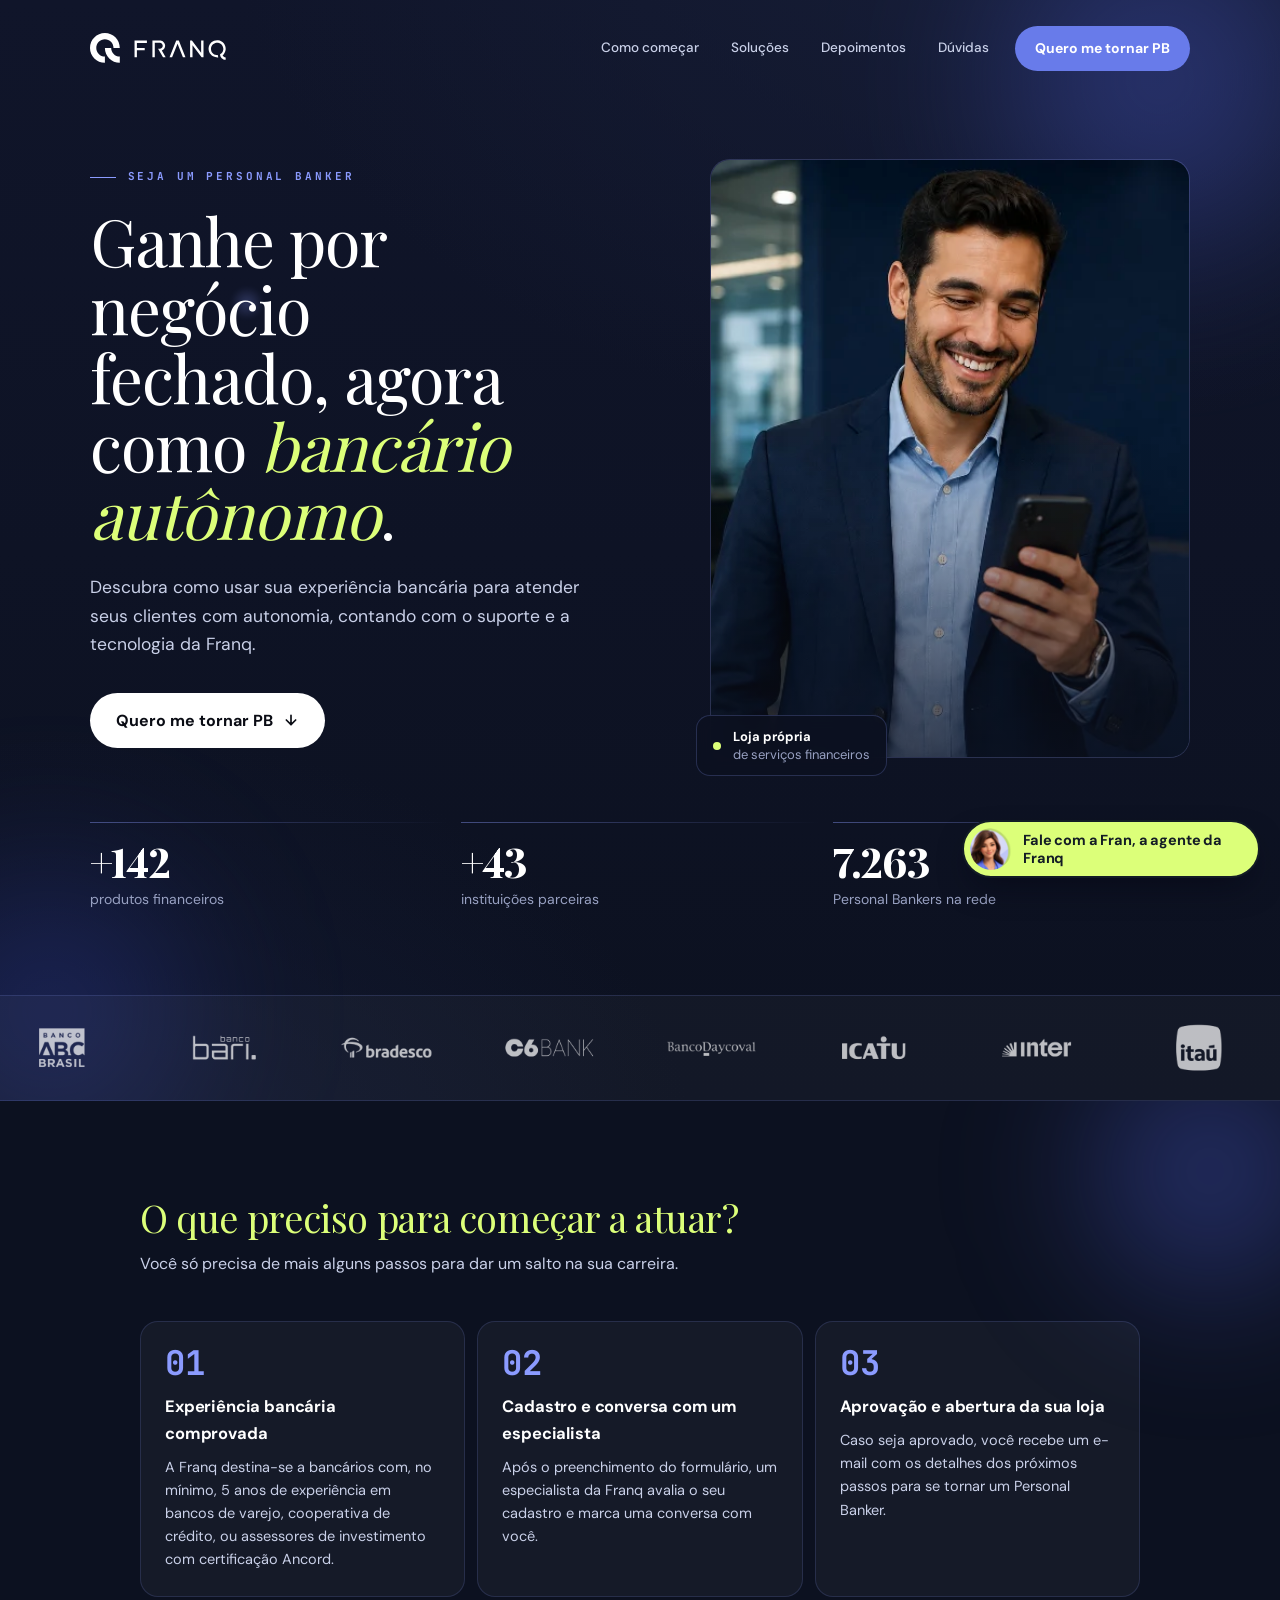
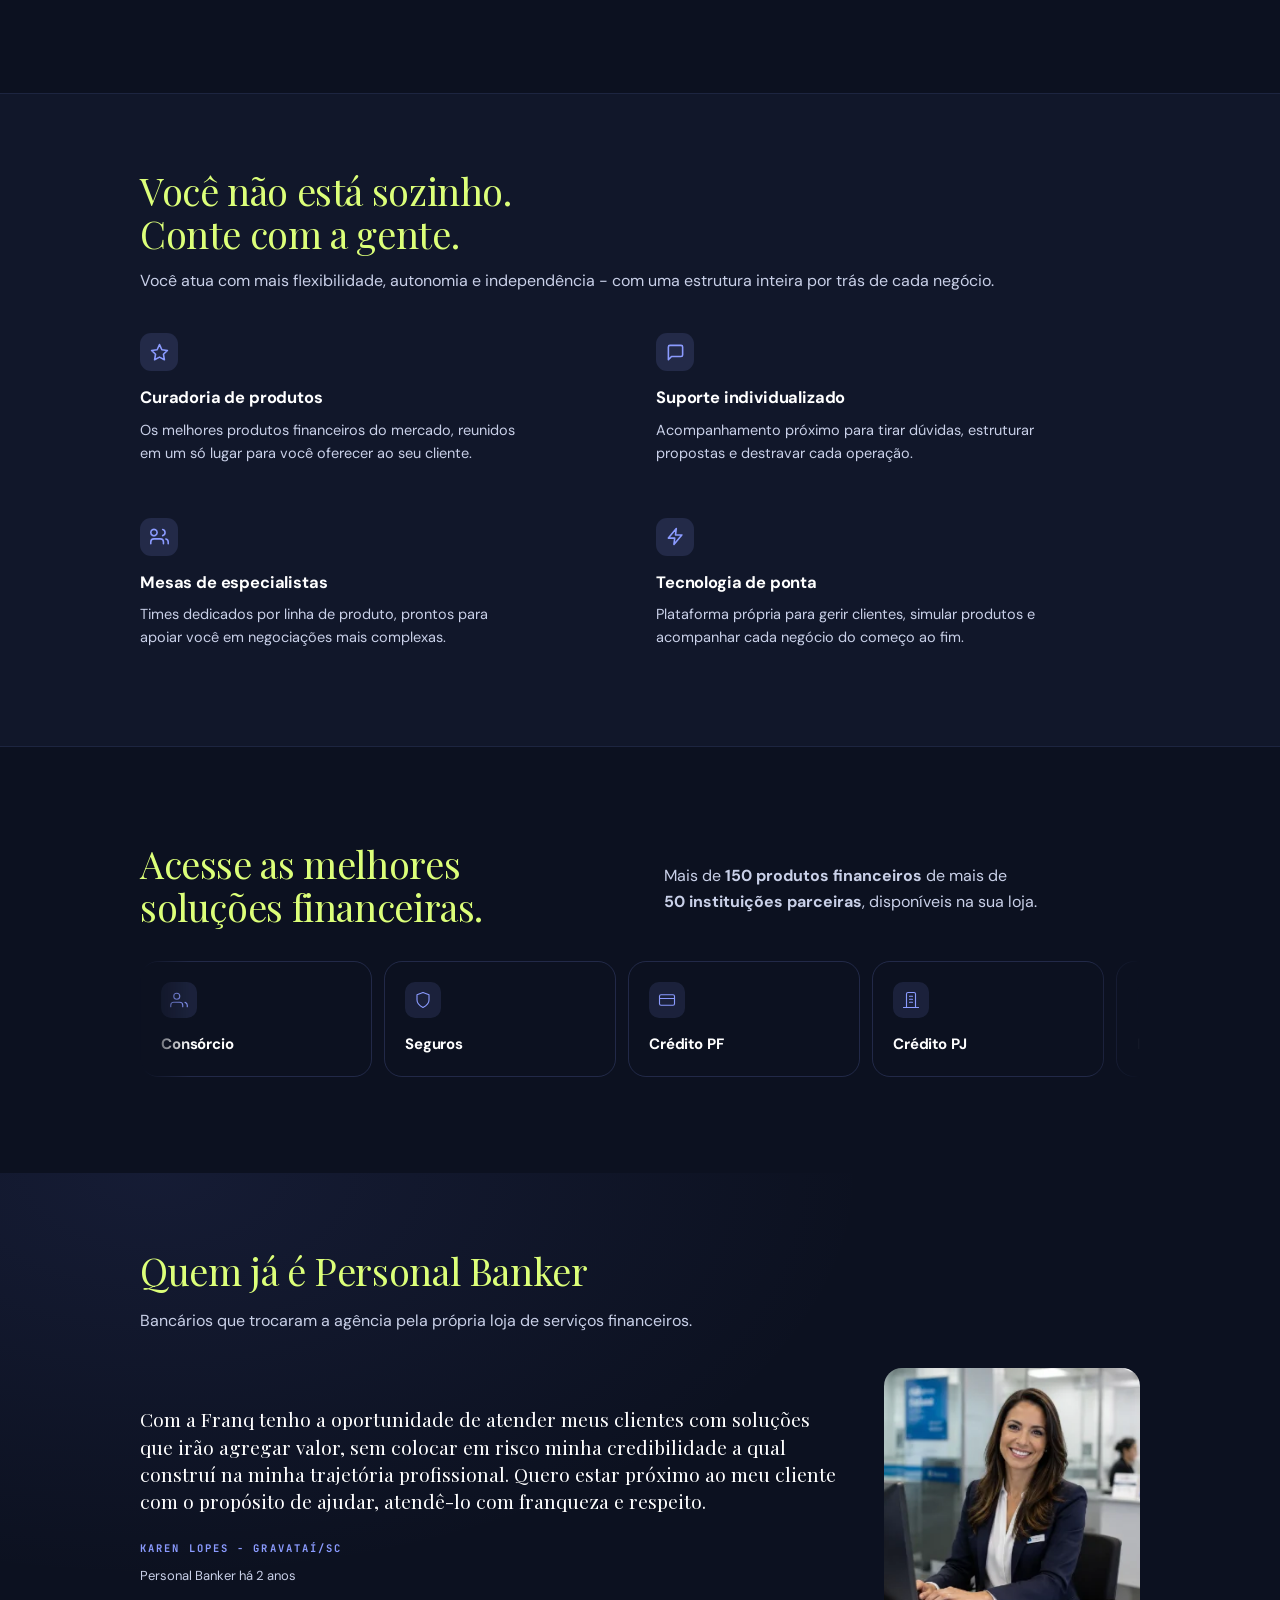
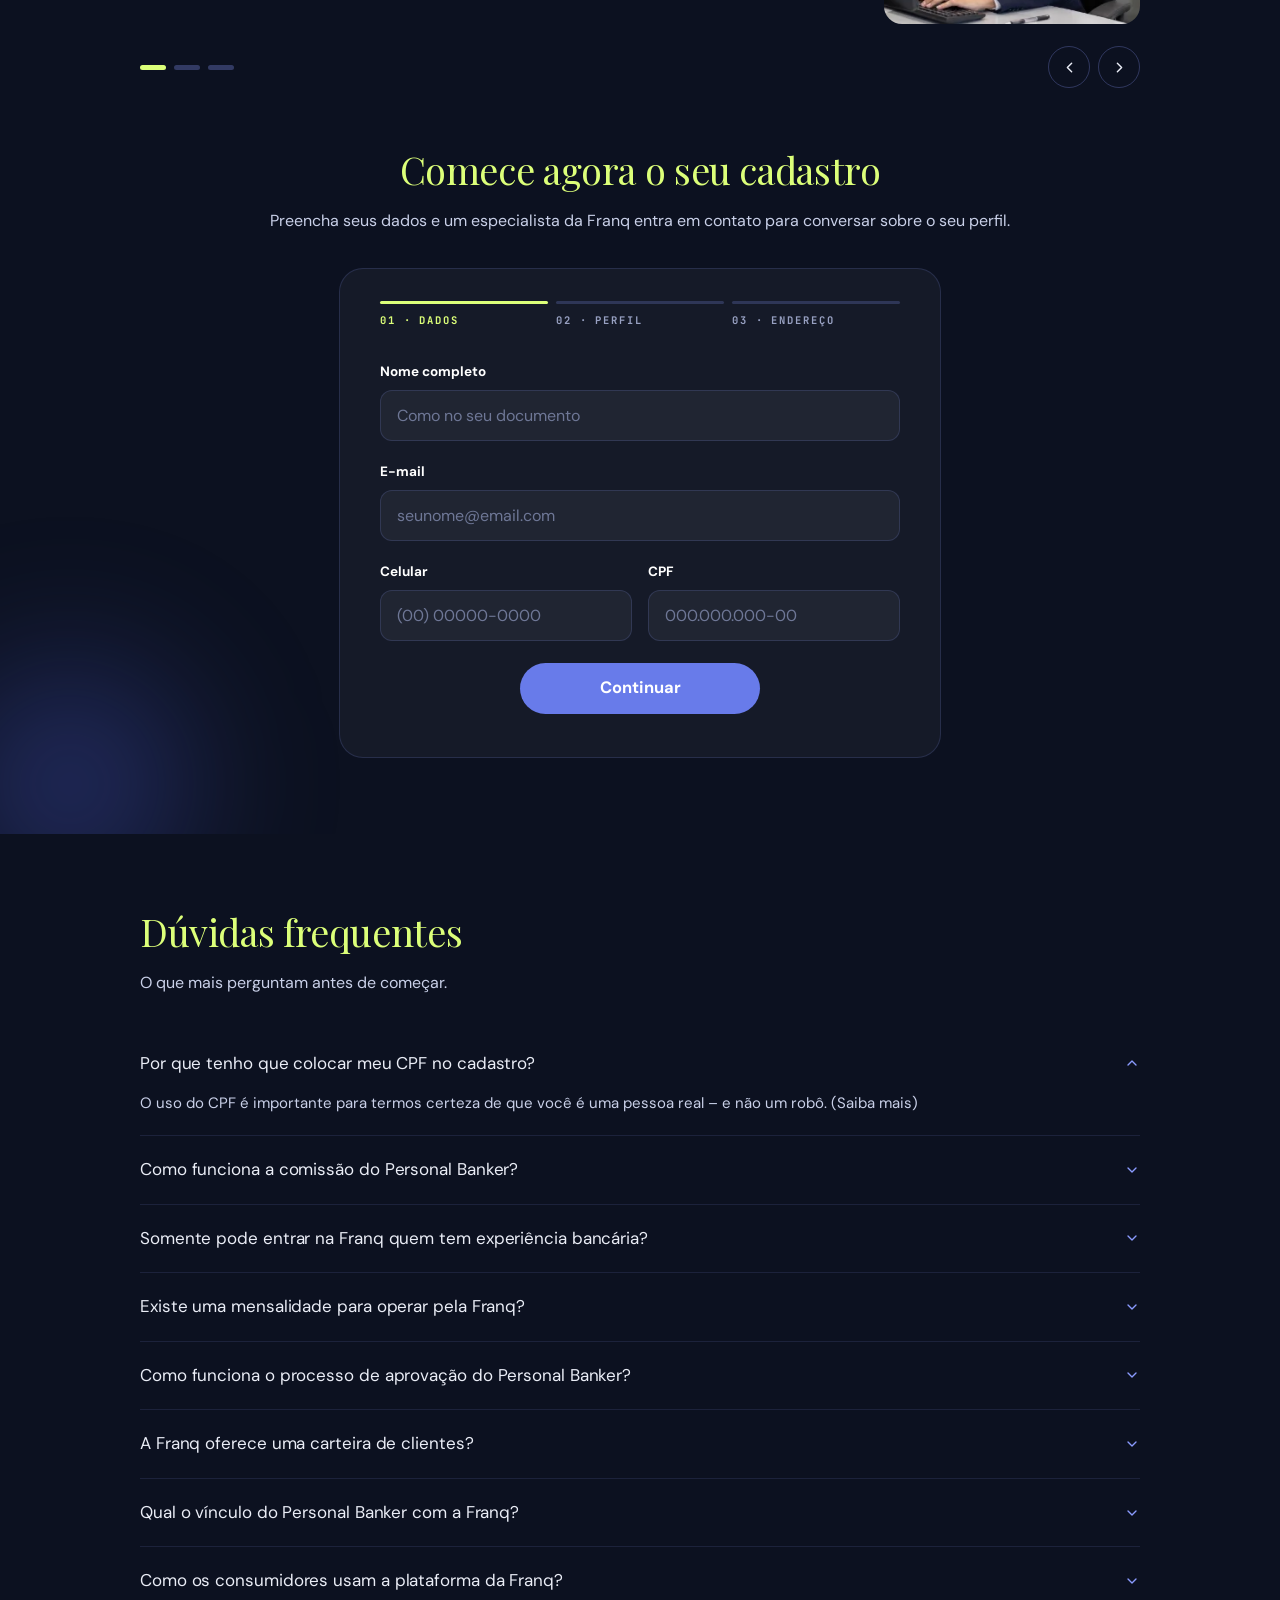
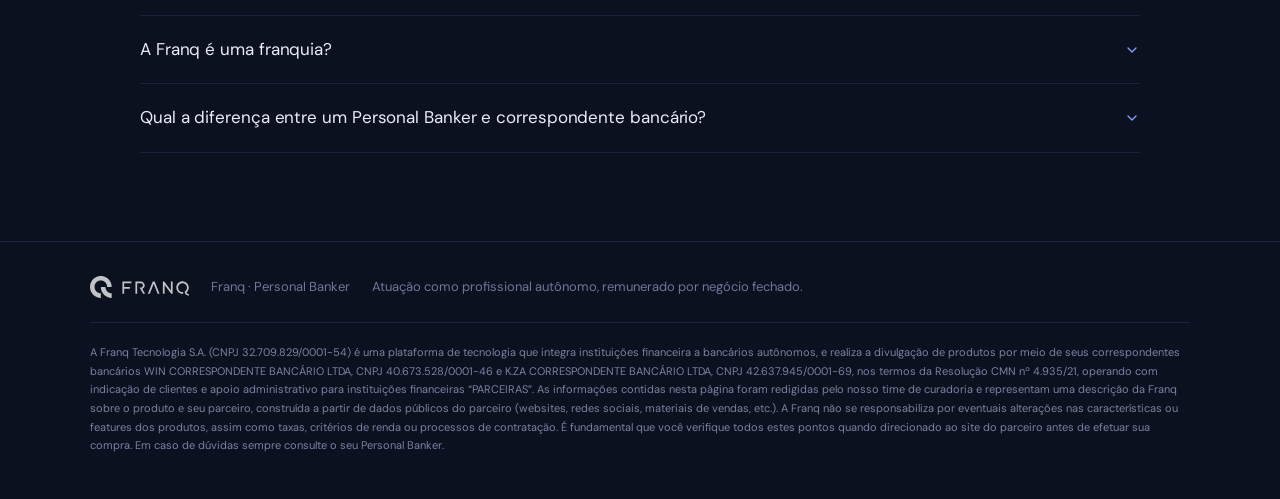
<file: v1-canvas.html>
<!DOCTYPE html>
<html lang="pt-BR">
<head>
<meta charset="utf-8">
<meta name="viewport" content="width=device-width, initial-scale=1">
<title>Seja um Personal Banker — Franq</title>
<meta name="description" content="Use sua experiência bancária para atender seus clientes com autonomia. Mais de 150 produtos financeiros de mais de 50 instituições parceiras, com o suporte e a tecnologia da Franq.">
<meta name="theme-color" content="#0C1120">
<meta name="color-scheme" content="dark">
<link rel="preconnect" href="https://fonts.googleapis.com">
<link rel="preconnect" href="https://fonts.gstatic.com" crossorigin>
<link href="https://fonts.googleapis.com/css2?family=DM+Sans:ital,opsz,wght@0,9..40,400;0,9..40,500;0,9..40,700;0,9..40,800;1,9..40,400&family=JetBrains+Mono:wght@700&display=swap" rel="stylesheet">
<link rel="preload" href="fonts/PlayfairDisplay.var.woff2" as="font" type="font/woff2" crossorigin>
<link rel="stylesheet" href="assets/css/styles.css">
</head>
<body>
<div style="position:relative;background:#0C1120;overflow-x:clip">

<header style="position:relative;background:radial-gradient(110% 90% at 78% -10%, #161D36 0%, transparent 55%), radial-gradient(90% 80% at 8% 108%, #131A33 0%, transparent 52%), linear-gradient(180deg,#10152A 0%,#0C1120 100%);overflow:hidden">
  <div aria-hidden="true" style="position:absolute;inset:0;pointer-events:none">
    <div style="position:absolute;right:-140px;top:-180px;width:520px;height:520px;border-radius:50%;filter:blur(70px);opacity:.5;background:radial-gradient(circle,#4A5BD0 0%,transparent 66%)"></div>
    <div style="position:absolute;left:-160px;bottom:-120px;width:420px;height:420px;border-radius:50%;filter:blur(70px);opacity:.5;background:radial-gradient(circle,#2E3B9E 0%,transparent 66%)"></div>
    <div style="position:absolute;left:18%;top:26%;width:34px;height:34px;border-radius:50%;filter:blur(2px);opacity:.35;background:radial-gradient(circle,rgba(139,155,255,.75) 0%,rgba(139,155,255,0) 70%);animation:fq-float 9s ease-in-out infinite alternate"></div>
    <div style="position:absolute;left:62%;top:58%;width:70px;height:70px;border-radius:50%;filter:blur(2px);opacity:.22;background:radial-gradient(circle,rgba(139,155,255,.75) 0%,rgba(139,155,255,0) 70%);animation:fq-float 9s ease-in-out infinite alternate;animation-delay:1.2s"></div>
  </div>

  <div style="max-width:1200px;margin:0 auto;padding:26px clamp(28px,7vw,120px) 0;position:relative;z-index:3;display:flex;align-items:center;justify-content:space-between;gap:16px">
    <a href="#hero" style="display:flex;align-items:center;text-decoration:none">
      <img src="logos/franq-branco.svg" alt="Franq" style="height:30px;width:auto;display:block">
    </a>
    <nav style="display:flex;align-items:center;gap:8px;flex-wrap:wrap;justify-content:flex-end">
      <a href="#como-comecar" style="font-size:13.5px;font-weight:500;color:#C9D0E8;text-decoration:none;padding:8px 12px;border-radius:999px" data-h="1">Como começar</a>
      <a href="#solucoes" style="font-size:13.5px;font-weight:500;color:#C9D0E8;text-decoration:none;padding:8px 12px;border-radius:999px" data-h="1">Soluções</a>
      <a href="#depoimentos" style="font-size:13.5px;font-weight:500;color:#C9D0E8;text-decoration:none;padding:8px 12px;border-radius:999px" data-h="1">Depoimentos</a>
      <a href="#duvidas" style="font-size:13.5px;font-weight:500;color:#C9D0E8;text-decoration:none;padding:8px 12px;border-radius:999px" data-h="1">Dúvidas</a>
      <a href="#cadastro" style="margin-left:6px;display:inline-flex;align-items:center;gap:10px;background:#687BEA;color:#fff;text-decoration:none;font-size:14px;font-weight:700;border-radius:999px;padding:11px 20px;transition:background .15s,box-shadow .2s" data-h="2">Quero me tornar PB</a>
    </nav>
  </div>

  <div id="hero" style="max-width:1200px;margin:0 auto;padding:clamp(48px,7vw,88px) clamp(28px,7vw,120px) clamp(56px,7vw,84px);position:relative;z-index:2">
   <div style="display:grid;grid-template-columns:repeat(auto-fit,minmax(min(100%,340px),1fr));gap:clamp(32px,4vw,56px);align-items:center">
    <div>
    <div style="display:flex;align-items:center;gap:12px">
      <span aria-hidden="true" style="display:block;width:26px;height:1px;background:#8B9BFF"></span>
      <span style="font-family:'JetBrains Mono',monospace;font-size:11px;font-weight:700;letter-spacing:.26em;text-transform:uppercase;color:#8B9BFF">Seja um Personal Banker</span>
    </div>
    <h1 style="font-family:'Nib Pro','Playfair Display',Georgia,serif;font-weight:400;font-size:clamp(38px,6vw,65px);line-height:1.05;letter-spacing:-.015em;color:#fff;margin:20px 0 0;max-width:20ch;text-wrap:balance">Ganhe por negócio fechado, agora como <em style="font-style:italic;color:#DCFF79">bancário autônomo</em>.</h1>
    <p style="font-size:17.5px;line-height:1.62;color:#C9D0E8;max-width:52ch;margin:26px 0 0">Descubra como usar sua experiência bancária para atender seus clientes com autonomia, contando com o suporte e a tecnologia da Franq.</p>
    <div style="display:flex;flex-wrap:wrap;gap:14px;align-items:center;margin-top:34px">
      <a href="#cadastro" style="display:inline-flex;align-items:center;gap:10px;font-size:16px;font-weight:700;color:#0A0C14;background:#fff;border-radius:999px;padding:15px 26px;text-decoration:none;transition:transform .15s,box-shadow .15s" data-h="3">
        Quero me tornar PB
        <svg aria-hidden="true" width="16" height="16" viewBox="0 0 24 24" fill="none" stroke="currentColor" stroke-width="2.5" stroke-linecap="round" stroke-linejoin="round"><path d="M12 5v14M19 12l-7 7-7-7"></path></svg>
      </a>
    </div>
    </div>

    <div style="position:relative;width:100%;max-width:480px;justify-self:end;margin-left:auto">
      <div style="position:relative;border-radius:20px;overflow:hidden;border:1px solid rgba(139,155,255,.18);background:rgba(255,255,255,.03);aspect-ratio:4/5;min-height:340px">
        <div class="fq-slot" style="position:absolute;inset:0;overflow:hidden"><picture><source media="(max-width:760px)" srcset="[data-uri]"><img src="assets/img/hero-banker.webp" alt="Personal Banker da Franq atendendo no seu ambiente de trabalho" loading="eager" fetchpriority="high" decoding="async" width="830" height="553" style="left:calc(50% + 14.4750%);top:50%;transform:translate(-50%,-50%);height:100.0000%;width:auto;min-width:100.0000%;min-height:100.0000%;aspect-ratio:830/553"></picture></div>
        <div aria-hidden="true" style="position:absolute;inset:0;pointer-events:none;background:linear-gradient(180deg,rgba(12,17,32,0) 45%,rgba(12,17,32,.72) 100%)"></div>
      </div>
      <div style="position:absolute;left:-14px;bottom:-18px;display:flex;align-items:center;gap:12px;background:rgba(12,17,32,.86);border:1px solid rgba(139,155,255,.22);border-radius:14px;padding:12px 16px;backdrop-filter:blur(8px)">
        <span aria-hidden="true" style="width:8px;height:8px;border-radius:50%;background:#DCFF79;flex:none"></span>
        <span style="font-size:13px;line-height:1.35;color:#EAEDF6"><b style="font-weight:700;color:#fff">Loja própria</b><br><span style="color:#98A1C2">de serviços financeiros</span></span>
      </div>
    </div>
   </div>

    <div style="display:grid;grid-template-columns:repeat(auto-fit,minmax(200px,1fr));gap:14px;margin-top:clamp(44px,5vw,64px)">
      <div style="border-top:1px solid transparent;border-image:linear-gradient(90deg,rgba(139,155,255,.42),rgba(139,155,255,0)) 1;padding-top:18px">
        <div data-ref="numRef0" style="font-family:'Nib Pro','Playfair Display',Georgia,serif;font-weight:800;font-size:clamp(30px,3.2vw,42px);color:#fff;line-height:1;letter-spacing:-.03em">+150</div>
        <div style="font-size:14px;color:#98A1C2;margin-top:6px">produtos financeiros</div>
      </div>
      <div style="border-top:1px solid transparent;border-image:linear-gradient(90deg,rgba(139,155,255,.42),rgba(139,155,255,0)) 1;padding-top:18px">
        <div data-ref="numRef1" style="font-family:'Nib Pro','Playfair Display',Georgia,serif;font-weight:800;font-size:clamp(30px,3.2vw,42px);color:#fff;line-height:1;letter-spacing:-.03em">+50</div>
        <div style="font-size:14px;color:#98A1C2;margin-top:6px">instituições parceiras</div>
      </div>
      <div style="border-top:1px solid transparent;border-image:linear-gradient(90deg,rgba(139,155,255,.42),rgba(139,155,255,0)) 1;padding-top:18px">
        <div data-ref="numRef2" style="font-family:'Nib Pro','Playfair Display',Georgia,serif;font-weight:800;font-size:clamp(30px,3.2vw,42px);color:#fff;line-height:1;letter-spacing:-.03em">10.000</div>
        <div style="font-size:14px;color:#98A1C2;margin-top:6px">Personal Bankers na rede</div>
      </div>
    </div>
  </div>

  <div aria-hidden="true" style="position:relative;z-index:2;border-top:1px solid rgba(139,155,255,.16);border-bottom:1px solid rgba(139,155,255,.16);background:rgba(255,255,255,.03);overflow:hidden;padding:18px 0">
    <div style="display:flex;width:max-content;align-items:center;animation:fq-tick 34s linear infinite">
      <div style="display:flex;align-items:center;gap:40px;padding-right:40px">
        <img src="logos/abc-brasil.webp" alt="Banco ABC Brasil" style="height:68px;width:auto;flex:none;filter:invert(1) grayscale(1) brightness(2.4) contrast(1.1);mix-blend-mode:screen;opacity:.72;transition:opacity .18s cubic-bezier(.2,.7,.2,1)" data-h="4">
        <img src="logos/bari.webp" alt="Banco Bari" style="height:68px;width:auto;flex:none;filter:invert(1) grayscale(1) brightness(2.4) contrast(1.1);mix-blend-mode:screen;opacity:.72;transition:opacity .18s cubic-bezier(.2,.7,.2,1)" data-h="4">
        <img src="logos/bradesco.webp" alt="Bradesco" style="height:68px;width:auto;flex:none;filter:invert(1) grayscale(1) brightness(2.4) contrast(1.1);mix-blend-mode:screen;opacity:.72;transition:opacity .18s cubic-bezier(.2,.7,.2,1)" data-h="4">
        <img src="logos/c6.webp" alt="C6 Bank" style="height:68px;width:auto;flex:none;filter:invert(1) grayscale(1) brightness(2.4) contrast(1.1);mix-blend-mode:screen;opacity:.72;transition:opacity .18s cubic-bezier(.2,.7,.2,1)" data-h="4">
        <img src="logos/daycoval.webp" alt="Banco Daycoval" style="height:68px;width:auto;flex:none;filter:invert(1) grayscale(1) brightness(2.4) contrast(1.1);mix-blend-mode:screen;opacity:.72;transition:opacity .18s cubic-bezier(.2,.7,.2,1)" data-h="4">
        <img src="logos/icatu.webp" alt="Icatu" style="height:68px;width:auto;flex:none;filter:invert(1) grayscale(1) brightness(2.4) contrast(1.1);mix-blend-mode:screen;opacity:.72;transition:opacity .18s cubic-bezier(.2,.7,.2,1)" data-h="4">
        <img src="logos/inter.webp" alt="Inter" style="height:68px;width:auto;flex:none;filter:invert(1) grayscale(1) brightness(2.4) contrast(1.1);mix-blend-mode:screen;opacity:.72;transition:opacity .18s cubic-bezier(.2,.7,.2,1)" data-h="4">
        <img src="logos/itau.webp" alt="Itaú" style="height:68px;width:auto;flex:none;filter:invert(1) grayscale(1) brightness(2.4) contrast(1.1);mix-blend-mode:screen;opacity:.72;transition:opacity .18s cubic-bezier(.2,.7,.2,1)" data-h="4">
        <img src="logos/porto.webp" alt="Porto" style="height:68px;width:auto;flex:none;filter:invert(1) grayscale(1) brightness(2.4) contrast(1.1);mix-blend-mode:screen;opacity:.72;transition:opacity .18s cubic-bezier(.2,.7,.2,1)" data-h="4">
        <img src="logos/rodobens.webp" alt="Rodobens" style="height:68px;width:auto;flex:none;filter:invert(1) grayscale(1) brightness(2.4) contrast(1.1);mix-blend-mode:screen;opacity:.72;transition:opacity .18s cubic-bezier(.2,.7,.2,1)" data-h="4">
        <img src="logos/santander.webp" alt="Santander" style="height:68px;width:auto;flex:none;filter:invert(1) grayscale(1) brightness(2.4) contrast(1.1);mix-blend-mode:screen;opacity:.72;transition:opacity .18s cubic-bezier(.2,.7,.2,1)" data-h="4">
        <img src="logos/sofisa.webp" alt="Banco Sofisa" style="height:68px;width:auto;flex:none;filter:invert(1) grayscale(1) brightness(2.4) contrast(1.1);mix-blend-mode:screen;opacity:.72;transition:opacity .18s cubic-bezier(.2,.7,.2,1)" data-h="4">
      </div>
      <div aria-hidden="true" style="display:flex;align-items:center;gap:40px;padding-right:40px">
        <img src="logos/abc-brasil.webp" alt="" style="height:68px;width:auto;flex:none;filter:invert(1) grayscale(1) brightness(2.4) contrast(1.1);mix-blend-mode:screen;opacity:.72;transition:opacity .18s cubic-bezier(.2,.7,.2,1)" data-h="4">
        <img src="logos/bari.webp" alt="" style="height:68px;width:auto;flex:none;filter:invert(1) grayscale(1) brightness(2.4) contrast(1.1);mix-blend-mode:screen;opacity:.72;transition:opacity .18s cubic-bezier(.2,.7,.2,1)" data-h="4">
        <img src="logos/bradesco.webp" alt="" style="height:68px;width:auto;flex:none;filter:invert(1) grayscale(1) brightness(2.4) contrast(1.1);mix-blend-mode:screen;opacity:.72;transition:opacity .18s cubic-bezier(.2,.7,.2,1)" data-h="4">
        <img src="logos/c6.webp" alt="" style="height:68px;width:auto;flex:none;filter:invert(1) grayscale(1) brightness(2.4) contrast(1.1);mix-blend-mode:screen;opacity:.72;transition:opacity .18s cubic-bezier(.2,.7,.2,1)" data-h="4">
        <img src="logos/daycoval.webp" alt="" style="height:68px;width:auto;flex:none;filter:invert(1) grayscale(1) brightness(2.4) contrast(1.1);mix-blend-mode:screen;opacity:.72;transition:opacity .18s cubic-bezier(.2,.7,.2,1)" data-h="4">
        <img src="logos/icatu.webp" alt="" style="height:68px;width:auto;flex:none;filter:invert(1) grayscale(1) brightness(2.4) contrast(1.1);mix-blend-mode:screen;opacity:.72;transition:opacity .18s cubic-bezier(.2,.7,.2,1)" data-h="4">
        <img src="logos/inter.webp" alt="" style="height:68px;width:auto;flex:none;filter:invert(1) grayscale(1) brightness(2.4) contrast(1.1);mix-blend-mode:screen;opacity:.72;transition:opacity .18s cubic-bezier(.2,.7,.2,1)" data-h="4">
        <img src="logos/itau.webp" alt="" style="height:68px;width:auto;flex:none;filter:invert(1) grayscale(1) brightness(2.4) contrast(1.1);mix-blend-mode:screen;opacity:.72;transition:opacity .18s cubic-bezier(.2,.7,.2,1)" data-h="4">
        <img src="logos/porto.webp" alt="" style="height:68px;width:auto;flex:none;filter:invert(1) grayscale(1) brightness(2.4) contrast(1.1);mix-blend-mode:screen;opacity:.72;transition:opacity .18s cubic-bezier(.2,.7,.2,1)" data-h="4">
        <img src="logos/rodobens.webp" alt="" style="height:68px;width:auto;flex:none;filter:invert(1) grayscale(1) brightness(2.4) contrast(1.1);mix-blend-mode:screen;opacity:.72;transition:opacity .18s cubic-bezier(.2,.7,.2,1)" data-h="4">
        <img src="logos/santander.webp" alt="" style="height:68px;width:auto;flex:none;filter:invert(1) grayscale(1) brightness(2.4) contrast(1.1);mix-blend-mode:screen;opacity:.72;transition:opacity .18s cubic-bezier(.2,.7,.2,1)" data-h="4">
        <img src="logos/sofisa.webp" alt="" style="height:68px;width:auto;flex:none;filter:invert(1) grayscale(1) brightness(2.4) contrast(1.1);mix-blend-mode:screen;opacity:.72;transition:opacity .18s cubic-bezier(.2,.7,.2,1)" data-h="4">
      </div>
    </div>
    </div>
  </header></div>


<main>
  <section id="como-comecar" data-screen-label="01 Como começar" style="background:transparent;padding:clamp(64px,7.5vw,104px) 0;position:relative;overflow:hidden">
    <div aria-hidden="true" style="position:absolute;right:-120px;top:-120px;width:380px;height:380px;border-radius:50%;filter:blur(60px);background:radial-gradient(circle,rgba(74,91,208,.5) 0%,transparent 66%);pointer-events:none"></div>
    <div style="max-width:1000px;margin:0 auto;padding:0 24px;position:relative">
      <div style="display:flex;align-items:baseline;gap:14px;margin-bottom:6px">
        <h2 style="font-family:'Nib Pro','Playfair Display',Georgia,serif;font-weight:400;font-size:clamp(26px,3.6vw,38px);line-height:1.12;letter-spacing:-.01em;color:#DCFF79;margin:0;text-wrap:balance">O que preciso para começar a atuar?</h2>
      </div>
      <p style="margin-top:12px;max-width:62ch;color:#C9D0E8">Você só precisa de mais alguns passos para dar um salto na sua carreira.</p>

      <div style="margin-top:44px;display:grid;grid-template-columns:repeat(auto-fit,minmax(min(100%,240px),1fr));gap:12px">
        <div style="background:rgba(255,255,255,.04);border:1px solid rgba(139,155,255,.16);border-radius:18px;padding:24px 24px">
          <div style="font-family:'JetBrains Mono',monospace;font-size:34px;font-weight:700;line-height:1;color:#8B9BFF">01</div>
          <h3 style="font-size:16.5px;font-weight:700;letter-spacing:-.01em;color:#fff;margin:14px 0 8px">Experiência bancária comprovada</h3>
          <p style="font-size:14.5px;line-height:1.6;color:#C9D0E8;margin:0">A Franq destina-se a bancários com, no mínimo, 5 anos de experiência em bancos de varejo, cooperativa de crédito, ou assessores de investimento com certificação Ancord.</p>
        </div>
        <div style="background:rgba(255,255,255,.04);border:1px solid rgba(139,155,255,.16);border-radius:18px;padding:24px 24px">
          <div style="font-family:'JetBrains Mono',monospace;font-size:34px;font-weight:700;line-height:1;color:#8B9BFF">02</div>
          <h3 style="font-size:16.5px;font-weight:700;letter-spacing:-.01em;color:#fff;margin:14px 0 8px">Cadastro e conversa com um especialista</h3>
          <p style="font-size:14.5px;line-height:1.6;color:#C9D0E8;margin:0">Após o preenchimento do formulário, um especialista da Franq avalia o seu cadastro e marca uma conversa com você.</p>
        </div>
        <div style="background:rgba(255,255,255,.04);border:1px solid rgba(139,155,255,.16);border-radius:18px;padding:24px 24px">
          <div style="font-family:'JetBrains Mono',monospace;font-size:34px;font-weight:700;line-height:1;color:#8B9BFF">03</div>
          <h3 style="font-size:16.5px;font-weight:700;letter-spacing:-.01em;color:#fff;margin:14px 0 8px">Aprovação e abertura da sua loja</h3>
          <p style="font-size:14.5px;line-height:1.6;color:#C9D0E8;margin:0">Caso seja aprovado, você recebe um e-mail com os detalhes dos próximos passos para se tornar um Personal Banker.</p>
        </div>
      </div>

    </div>
  </section>

  <section data-screen-label="02 Você não está sozinho" style="background:rgba(139,155,255,.045);border-top:1px solid rgba(139,155,255,.10);border-bottom:1px solid rgba(139,155,255,.10);padding:clamp(48px,6vw,84px) 0;position:relative;overflow:hidden">
    <div style="max-width:1000px;margin:0 auto;padding:0 24px;position:relative">
      <div style="display:flex;align-items:baseline;gap:14px;margin-bottom:6px">
        <h2 style="font-family:'Nib Pro','Playfair Display',Georgia,serif;font-weight:400;font-size:clamp(26px,3.6vw,38px);line-height:1.12;letter-spacing:-.01em;color:#DCFF79;margin:0;text-wrap:balance">Você não está sozinho.<br>Conte com a gente.</h2>
      </div>
      <p style="margin-top:12px;color:#C9D0E8;text-wrap:pretty">Você atua com mais flexibilidade, autonomia e independência - com uma estrutura inteira por trás de cada negócio.</p>

      <div style="margin:20px 0 0;display:grid;grid-template-columns:repeat(2,minmax(0,1fr));gap:12px 32px;width:100%">
        <div style="background:transparent;border:none;padding:20px 0">
          <div aria-hidden="true" style="width:38px;height:38px;border-radius:11px;background:rgba(139,155,255,.14);color:#8B9BFF;display:flex;align-items:center;justify-content:center;margin-bottom:14px">
            <svg width="19" height="19" viewBox="0 0 24 24" fill="none" stroke="currentColor" stroke-width="2" stroke-linecap="round" stroke-linejoin="round"><path d="M12 2l3 6.5 7 .9-5 4.8 1.2 7-6.2-3.4L5.8 21.2 7 14.2 2 9.4l7-.9z"></path></svg>
          </div>
          <h3 style="font-size:16.5px;font-weight:700;letter-spacing:-.01em;color:#fff;margin:0 0 7px">Curadoria de produtos</h3>
          <p style="font-size:14.5px;line-height:1.6;color:#C9D0E8;margin:0;width:80%">Os melhores produtos financeiros do mercado, reunidos em um só lugar para você oferecer ao seu cliente.</p>
        </div>
        <div style="background:transparent;border:none;padding:20px 0">
          <div aria-hidden="true" style="width:38px;height:38px;border-radius:11px;background:rgba(139,155,255,.14);color:#8B9BFF;display:flex;align-items:center;justify-content:center;margin-bottom:14px">
            <svg width="19" height="19" viewBox="0 0 24 24" fill="none" stroke="currentColor" stroke-width="2" stroke-linecap="round" stroke-linejoin="round"><path d="M21 15a2 2 0 0 1-2 2H7l-4 4V5a2 2 0 0 1 2-2h14a2 2 0 0 1 2 2z"></path></svg>
          </div>
          <h3 style="font-size:16.5px;font-weight:700;letter-spacing:-.01em;color:#fff;margin:0 0 7px">Suporte individualizado</h3>
          <p style="font-size:14.5px;line-height:1.6;color:#C9D0E8;margin:0;width:80%">Acompanhamento próximo para tirar dúvidas, estruturar propostas e destravar cada operação.</p>
        </div>
        <div style="background:transparent;border:none;padding:20px 0">
          <div aria-hidden="true" style="width:38px;height:38px;border-radius:11px;background:rgba(139,155,255,.14);color:#8B9BFF;display:flex;align-items:center;justify-content:center;margin-bottom:14px">
            <svg width="19" height="19" viewBox="0 0 24 24" fill="none" stroke="currentColor" stroke-width="2" stroke-linecap="round" stroke-linejoin="round"><path d="M17 21v-2a4 4 0 0 0-4-4H5a4 4 0 0 0-4 4v2M9 7a4 4 0 1 0 0 .01M23 21v-2a4 4 0 0 0-3-3.87M16 3.13a4 4 0 0 1 0 7.75"></path></svg>
          </div>
          <h3 style="font-size:16.5px;font-weight:700;letter-spacing:-.01em;color:#fff;margin:0 0 7px">Mesas de especialistas</h3>
          <p style="font-size:14.5px;line-height:1.6;color:#C9D0E8;margin:0;width:80%">Times dedicados por linha de produto, prontos para apoiar você em negociações mais complexas.</p>
        </div>
        <div style="background:transparent;border:none;padding:20px 0">
          <div aria-hidden="true" style="width:38px;height:38px;border-radius:11px;background:rgba(139,155,255,.14);color:#8B9BFF;display:flex;align-items:center;justify-content:center;margin-bottom:14px">
            <svg width="19" height="19" viewBox="0 0 24 24" fill="none" stroke="currentColor" stroke-width="2" stroke-linecap="round" stroke-linejoin="round"><path d="M13 2L3 14h8l-1 8 10-12h-8z"></path></svg>
          </div>
          <h3 style="font-size:16.5px;font-weight:700;letter-spacing:-.01em;color:#fff;margin:0 0 7px">Tecnologia de ponta</h3>
          <p style="font-size:14.5px;line-height:1.6;color:#C9D0E8;margin:0;width:80%">Plataforma própria para gerir clientes, simular produtos e acompanhar cada negócio do começo ao fim.</p>
        </div>
      </div>
    </div>
  </section>

  <section id="solucoes" data-screen-label="03 Soluções" style="background:transparent;padding:clamp(64px,7.5vw,104px) 0;position:relative;overflow:hidden">
    <div style="max-width:1000px;margin:0 auto;padding:0 24px;position:relative">
      <div style="display:grid;grid-template-columns:repeat(auto-fit,minmax(min(100%,320px),1fr));gap:20px 48px;align-items:center">
        <h2 style="font-family:'Nib Pro','Playfair Display',Georgia,serif;font-weight:400;font-size:clamp(26px,3.6vw,38px);line-height:1.12;letter-spacing:-.01em;color:#DCFF79;margin:0;max-width:24ch;text-wrap:balance">Acesse as melhores soluções financeiras.</h2>
        <p style="margin:6px 0 0;color:#C9D0E8;text-wrap:pretty">Mais de <b>150 produtos financeiros</b> de mais de <br><b>50 instituições parceiras</b>, disponíveis na sua loja.</p>
      </div>

      <div style="margin-top:32px;overflow:hidden;mask-image:linear-gradient(90deg,transparent 0,#000 5%,#000 95%,transparent 100%);-webkit-mask-image:linear-gradient(90deg,transparent 0,#000 5%,#000 95%,transparent 100%)">
        <div style="display:flex;width:max-content;animation:fq-tick 32s linear infinite">
        <div style="display:flex;gap:12px;padding-right:12px">
          <div style="flex:none;width:190px;display:flex;flex-direction:column;gap:14px;background:transparent;border:1px solid rgba(139,155,255,.18);border-radius:18px;padding:20px">
            <span aria-hidden="true" style="width:36px;height:36px;border-radius:10px;background:rgba(139,155,255,.12);color:#8B9BFF;display:flex;align-items:center;justify-content:center"><svg aria-hidden="true" width="18" height="18" viewBox="0 0 24 24" fill="none" stroke="currentColor" stroke-width="1.5" stroke-linecap="round" stroke-linejoin="round"><path d="M17 21v-2a4 4 0 0 0-4-4H5a4 4 0 0 0-4 4v2"></path><circle cx="9" cy="7" r="4"></circle><path d="M23 21v-2a4 4 0 0 0-3-3.87"></path></svg></span>
            <span style="font-size:15px;font-weight:700;letter-spacing:-.01em;color:#fff">Consórcio</span>
          </div>
          <div style="flex:none;width:190px;display:flex;flex-direction:column;gap:14px;background:transparent;border:1px solid rgba(139,155,255,.18);border-radius:18px;padding:20px">
            <span aria-hidden="true" style="width:36px;height:36px;border-radius:10px;background:rgba(139,155,255,.12);color:#8B9BFF;display:flex;align-items:center;justify-content:center"><svg aria-hidden="true" width="18" height="18" viewBox="0 0 24 24" fill="none" stroke="currentColor" stroke-width="1.5" stroke-linecap="round" stroke-linejoin="round"><path d="M12 22s8-4 8-10V5l-8-3-8 3v7c0 6 8 10 8 10z"></path></svg></span>
            <span style="font-size:15px;font-weight:700;letter-spacing:-.01em;color:#fff">Seguros</span>
          </div>
          <div style="flex:none;width:190px;display:flex;flex-direction:column;gap:14px;background:transparent;border:1px solid rgba(139,155,255,.18);border-radius:18px;padding:20px">
            <span aria-hidden="true" style="width:36px;height:36px;border-radius:10px;background:rgba(139,155,255,.12);color:#8B9BFF;display:flex;align-items:center;justify-content:center"><svg aria-hidden="true" width="18" height="18" viewBox="0 0 24 24" fill="none" stroke="currentColor" stroke-width="1.5" stroke-linecap="round" stroke-linejoin="round"><rect x="2" y="5" width="20" height="14" rx="2"></rect><path d="M2 10h20"></path></svg></span>
            <span style="font-size:15px;font-weight:700;letter-spacing:-.01em;color:#fff">Crédito PF</span>
          </div>
          <div style="flex:none;width:190px;display:flex;flex-direction:column;gap:14px;background:transparent;border:1px solid rgba(139,155,255,.18);border-radius:18px;padding:20px">
            <span aria-hidden="true" style="width:36px;height:36px;border-radius:10px;background:rgba(139,155,255,.12);color:#8B9BFF;display:flex;align-items:center;justify-content:center"><svg aria-hidden="true" width="18" height="18" viewBox="0 0 24 24" fill="none" stroke="currentColor" stroke-width="1.5" stroke-linecap="round" stroke-linejoin="round"><path d="M6 22V4a2 2 0 0 1 2-2h8a2 2 0 0 1 2 2v18"></path><path d="M2 22h20M10 7h4M10 11h4M10 15h4"></path></svg></span>
            <span style="font-size:15px;font-weight:700;letter-spacing:-.01em;color:#fff">Crédito PJ</span>
          </div>
          <div style="flex:none;width:190px;display:flex;flex-direction:column;gap:14px;background:transparent;border:1px solid rgba(139,155,255,.18);border-radius:18px;padding:20px">
            <span aria-hidden="true" style="width:36px;height:36px;border-radius:10px;background:rgba(139,155,255,.12);color:#8B9BFF;display:flex;align-items:center;justify-content:center"><svg aria-hidden="true" width="18" height="18" viewBox="0 0 24 24" fill="none" stroke="currentColor" stroke-width="1.5" stroke-linecap="round" stroke-linejoin="round"><path d="M3 17l6-6 4 4 7-7"></path><path d="M14 8h6v6"></path></svg></span>
            <span style="font-size:15px;font-weight:700;letter-spacing:-.01em;color:#fff">Investimentos</span>
          </div>
          <div style="flex:none;width:190px;display:flex;flex-direction:column;gap:14px;background:transparent;border:1px solid rgba(139,155,255,.18);border-radius:18px;padding:20px">
            <span aria-hidden="true" style="width:36px;height:36px;border-radius:10px;background:rgba(139,155,255,.12);color:#8B9BFF;display:flex;align-items:center;justify-content:center"><svg aria-hidden="true" width="18" height="18" viewBox="0 0 24 24" fill="none" stroke="currentColor" stroke-width="1.5" stroke-linecap="round" stroke-linejoin="round"><path d="M8 3L4 7l4 4"></path><path d="M4 7h16"></path><path d="M16 21l4-4-4-4"></path><path d="M20 17H4"></path></svg></span>
            <span style="font-size:15px;font-weight:700;letter-spacing:-.01em;color:#fff">Câmbio</span>
          </div>
          <div style="flex:none;width:190px;display:flex;flex-direction:column;gap:14px;background:transparent;border:1px solid rgba(139,155,255,.18);border-radius:18px;padding:20px">
            <span aria-hidden="true" style="width:36px;height:36px;border-radius:10px;background:rgba(139,155,255,.12);color:#8B9BFF;display:flex;align-items:center;justify-content:center"><svg aria-hidden="true" width="18" height="18" viewBox="0 0 24 24" fill="none" stroke="currentColor" stroke-width="1.5" stroke-linecap="round" stroke-linejoin="round"><circle cx="12" cy="12" r="9"></circle><path d="M12 7v5l3 2"></path></svg></span>
            <span style="font-size:15px;font-weight:700;letter-spacing:-.01em;color:#fff">Previdência</span>
          </div>
          <div style="flex:none;width:190px;display:flex;flex-direction:column;gap:14px;background:transparent;border:1px solid rgba(139,155,255,.18);border-radius:18px;padding:20px">
            <span aria-hidden="true" style="width:36px;height:36px;border-radius:10px;background:rgba(139,155,255,.12);color:#8B9BFF;display:flex;align-items:center;justify-content:center"><svg aria-hidden="true" width="18" height="18" viewBox="0 0 24 24" fill="none" stroke="currentColor" stroke-width="1.5" stroke-linecap="round" stroke-linejoin="round"><path d="M3 10l9-7 9 7v10a1 1 0 0 1-1 1H4a1 1 0 0 1-1-1z"></path><path d="M9 21v-7h6v7"></path></svg></span>
            <span style="font-size:15px;font-weight:700;letter-spacing:-.01em;color:#fff">Financiamentos</span>
          </div>
        </div>
        <div aria-hidden="true" style="display:flex;gap:12px;padding-right:12px">
          <div style="flex:none;width:190px;display:flex;flex-direction:column;gap:14px;background:transparent;border:1px solid rgba(139,155,255,.18);border-radius:18px;padding:20px">
            <span aria-hidden="true" style="width:36px;height:36px;border-radius:10px;background:rgba(139,155,255,.12);color:#8B9BFF;display:flex;align-items:center;justify-content:center"><svg aria-hidden="true" width="18" height="18" viewBox="0 0 24 24" fill="none" stroke="currentColor" stroke-width="1.5" stroke-linecap="round" stroke-linejoin="round"><path d="M17 21v-2a4 4 0 0 0-4-4H5a4 4 0 0 0-4 4v2"></path><circle cx="9" cy="7" r="4"></circle><path d="M23 21v-2a4 4 0 0 0-3-3.87"></path></svg></span>
            <span style="font-size:15px;font-weight:700;letter-spacing:-.01em;color:#fff">Consórcio</span>
          </div>
          <div style="flex:none;width:190px;display:flex;flex-direction:column;gap:14px;background:transparent;border:1px solid rgba(139,155,255,.18);border-radius:18px;padding:20px">
            <span aria-hidden="true" style="width:36px;height:36px;border-radius:10px;background:rgba(139,155,255,.12);color:#8B9BFF;display:flex;align-items:center;justify-content:center"><svg aria-hidden="true" width="18" height="18" viewBox="0 0 24 24" fill="none" stroke="currentColor" stroke-width="1.5" stroke-linecap="round" stroke-linejoin="round"><path d="M12 22s8-4 8-10V5l-8-3-8 3v7c0 6 8 10 8 10z"></path></svg></span>
            <span style="font-size:15px;font-weight:700;letter-spacing:-.01em;color:#fff">Seguros</span>
          </div>
          <div style="flex:none;width:190px;display:flex;flex-direction:column;gap:14px;background:transparent;border:1px solid rgba(139,155,255,.18);border-radius:18px;padding:20px">
            <span aria-hidden="true" style="width:36px;height:36px;border-radius:10px;background:rgba(139,155,255,.12);color:#8B9BFF;display:flex;align-items:center;justify-content:center"><svg aria-hidden="true" width="18" height="18" viewBox="0 0 24 24" fill="none" stroke="currentColor" stroke-width="1.5" stroke-linecap="round" stroke-linejoin="round"><rect x="2" y="5" width="20" height="14" rx="2"></rect><path d="M2 10h20"></path></svg></span>
            <span style="font-size:15px;font-weight:700;letter-spacing:-.01em;color:#fff">Crédito PF</span>
          </div>
          <div style="flex:none;width:190px;display:flex;flex-direction:column;gap:14px;background:transparent;border:1px solid rgba(139,155,255,.18);border-radius:18px;padding:20px">
            <span aria-hidden="true" style="width:36px;height:36px;border-radius:10px;background:rgba(139,155,255,.12);color:#8B9BFF;display:flex;align-items:center;justify-content:center"><svg aria-hidden="true" width="18" height="18" viewBox="0 0 24 24" fill="none" stroke="currentColor" stroke-width="1.5" stroke-linecap="round" stroke-linejoin="round"><path d="M6 22V4a2 2 0 0 1 2-2h8a2 2 0 0 1 2 2v18"></path><path d="M2 22h20M10 7h4M10 11h4M10 15h4"></path></svg></span>
            <span style="font-size:15px;font-weight:700;letter-spacing:-.01em;color:#fff">Crédito PJ</span>
          </div>
          <div style="flex:none;width:190px;display:flex;flex-direction:column;gap:14px;background:transparent;border:1px solid rgba(139,155,255,.18);border-radius:18px;padding:20px">
            <span aria-hidden="true" style="width:36px;height:36px;border-radius:10px;background:rgba(139,155,255,.12);color:#8B9BFF;display:flex;align-items:center;justify-content:center"><svg aria-hidden="true" width="18" height="18" viewBox="0 0 24 24" fill="none" stroke="currentColor" stroke-width="1.5" stroke-linecap="round" stroke-linejoin="round"><path d="M3 17l6-6 4 4 7-7"></path><path d="M14 8h6v6"></path></svg></span>
            <span style="font-size:15px;font-weight:700;letter-spacing:-.01em;color:#fff">Investimentos</span>
          </div>
          <div style="flex:none;width:190px;display:flex;flex-direction:column;gap:14px;background:transparent;border:1px solid rgba(139,155,255,.18);border-radius:18px;padding:20px">
            <span aria-hidden="true" style="width:36px;height:36px;border-radius:10px;background:rgba(139,155,255,.12);color:#8B9BFF;display:flex;align-items:center;justify-content:center"><svg aria-hidden="true" width="18" height="18" viewBox="0 0 24 24" fill="none" stroke="currentColor" stroke-width="1.5" stroke-linecap="round" stroke-linejoin="round"><path d="M8 3L4 7l4 4"></path><path d="M4 7h16"></path><path d="M16 21l4-4-4-4"></path><path d="M20 17H4"></path></svg></span>
            <span style="font-size:15px;font-weight:700;letter-spacing:-.01em;color:#fff">Câmbio</span>
          </div>
          <div style="flex:none;width:190px;display:flex;flex-direction:column;gap:14px;background:transparent;border:1px solid rgba(139,155,255,.18);border-radius:18px;padding:20px">
            <span aria-hidden="true" style="width:36px;height:36px;border-radius:10px;background:rgba(139,155,255,.12);color:#8B9BFF;display:flex;align-items:center;justify-content:center"><svg aria-hidden="true" width="18" height="18" viewBox="0 0 24 24" fill="none" stroke="currentColor" stroke-width="1.5" stroke-linecap="round" stroke-linejoin="round"><circle cx="12" cy="12" r="9"></circle><path d="M12 7v5l3 2"></path></svg></span>
            <span style="font-size:15px;font-weight:700;letter-spacing:-.01em;color:#fff">Previdência</span>
          </div>
          <div style="flex:none;width:190px;display:flex;flex-direction:column;gap:14px;background:transparent;border:1px solid rgba(139,155,255,.18);border-radius:18px;padding:20px">
            <span aria-hidden="true" style="width:36px;height:36px;border-radius:10px;background:rgba(139,155,255,.12);color:#8B9BFF;display:flex;align-items:center;justify-content:center"><svg aria-hidden="true" width="18" height="18" viewBox="0 0 24 24" fill="none" stroke="currentColor" stroke-width="1.5" stroke-linecap="round" stroke-linejoin="round"><path d="M3 10l9-7 9 7v10a1 1 0 0 1-1 1H4a1 1 0 0 1-1-1z"></path><path d="M9 21v-7h6v7"></path></svg></span>
            <span style="font-size:15px;font-weight:700;letter-spacing:-.01em;color:#fff">Financiamentos</span>
          </div>
        </div>
        </div>
      </div>
    </div>
  </section>

  <section id="depoimentos" data-screen-label="04 Depoimentos" style="background:radial-gradient(90% 120% at 12% 0%, rgba(104,123,234,.10) 0%, transparent 62%);padding:clamp(48px,6vw,84px) 0 clamp(20px,2.4vw,32px);position:relative;overflow:hidden">
    <div style="max-width:1000px;margin:0 auto;padding:0 24px;position:relative">
      <h2 style="font-family:'Nib Pro','Playfair Display',Georgia,serif;font-weight:400;font-size:clamp(26px,3.6vw,38px);line-height:1.12;letter-spacing:-.01em;color:#DCFF79;margin:0;text-wrap:balance">Quem já é Personal Banker</h2>
      <p style="margin-top:16px;max-width:62ch;color:#C9D0E8">Bancários que trocaram a agência pela própria loja de serviços financeiros.</p>

      <div style="margin-top:34px;position:relative">
        <figure class="fq-dep" data-ref="depRef0" style="margin:0;display:grid;grid-template-columns:minmax(0,1fr) clamp(180px,20vw,260px);gap:clamp(24px,4vw,48px);align-items:center;background:transparent;border:none;padding:0">
          <div style="position:relative">
            <blockquote style="margin:0;font-family:'Nib Pro','Playfair Display',Georgia,serif;font-weight:400;font-size:clamp(20px,2.4vw,27px);line-height:1.34;color:#fff;text-wrap:pretty"><i style="font-weight: 300; font-size: 22px">Com a Franq tenho a oportunidade de atender meus clientes com soluções que irão agregar valor, sem colocar em risco minha credibilidade a qual construí na minha trajetória profissional. Quero estar próximo ao meu cliente com o propósito de ajudar, atendê-lo com franqueza e respeito.</i></blockquote>
            <figcaption style="font-family:'JetBrains Mono',monospace;font-size:10.5px;font-weight:700;letter-spacing:.2em;text-transform:uppercase;color:#8B9BFF;margin-top:24px">KAREN LOPES - GRAVaTAÍ/SC<span style="display: block; font-family: &quot;DM Sans&quot;, sans-serif; font-size: 13px; font-weight: 400; letter-spacing: 0px; text-transform: none; color: rgb(201, 208, 232); margin-top: 8px;">Personal Banker há 2 anos</span></figcaption>
          </div>
          <div class="fq-slot" style="width:100%;max-width:260px;aspect-ratio:1/1;border-radius:18px;overflow:hidden;justify-self:end;position:relative"><picture><source media="(max-width:760px)" srcset="[data-uri]"><img src="assets/img/dep-1.webp" alt="Karen Lopes, Personal Banker em Gravataí" loading="lazy" decoding="async" width="446" height="297" style="left:50%;top:50%;transform:translate(-50%,-50%);height:100.0000%;width:auto;min-width:100.0000%;min-height:100.0000%;aspect-ratio:446/297"></picture></div>
        </figure>
<figure class="fq-dep" data-ref="depRef1" style="margin:0;display:none;grid-template-columns:minmax(0,1fr) clamp(180px,20vw,260px);gap:clamp(24px,4vw,48px);align-items:center;background:transparent;border:none;padding:0">
          <div style="position:relative">
            <blockquote style="margin:0;font-family:'Nib Pro','Playfair Display',Georgia,serif;font-weight:400;font-size:clamp(20px,2.4vw,27px);line-height:1.34;color:#fff;text-wrap:pretty">Gosto muito da ideia de estimular as pessoas a empreender, encorajá-las a trilhar seu próprio caminho, ajudar a transformar suas vidas para melhor, de uma forma positiva. Afinal, ‘é preciso estar atento e forte’. A Franq, aliada à tecnologia de uma nova era do mercado financeiro, faz isso acontecer.</blockquote>
            <figcaption style="font-family:'JetBrains Mono',monospace;font-size:10.5px;font-weight:700;letter-spacing:.2em;text-transform:uppercase;color:#8B9BFF;margin-top:24px">Jeferson Cantanhede - Porto Alegre/RS<span style="display: block; font-family: &quot;DM Sans&quot;, sans-serif; font-size: 13px; font-weight: 400; letter-spacing: 0px; text-transform: none; color: rgb(201, 208, 232); margin-top: 8px;">Personal Banker há 3 anos</span></figcaption>
          </div>
          <div class="fq-slot fq-slot--empty" style="width:100%;max-width:260px;aspect-ratio:1/1;border-radius:18px;overflow:hidden;justify-self:end;position:relative" aria-hidden="true"><span>Foto do Personal Banker</span></div>
        </figure>
<figure class="fq-dep" data-ref="depRef2" style="margin:0;display:none;grid-template-columns:minmax(0,1fr) clamp(180px,20vw,260px);gap:clamp(24px,4vw,48px);align-items:center;background:transparent;border:none;padding:0">
          <div style="position:relative">
            <blockquote style="margin:0;font-family:'Nib Pro','Playfair Display',Georgia,serif;font-weight:400;font-size:clamp(20px,2.4vw,27px);line-height:1.34;color:#fff;text-wrap:pretty">A Franq é totalmente diferente de um banco. Empreender com ela é ter liberdade nas suas escolhas e buscar a melhor opção para atender os seus clientes, respeitando o seu momento de vida. Você encontra uma plataforma com diversas soluções para atender os seus clientes.</blockquote>
            <figcaption style="font-family:'JetBrains Mono',monospace;font-size:10.5px;font-weight:700;letter-spacing:.2em;text-transform:uppercase;color:#8B9BFF;margin-top:24px">Douglas Biscaia - Curitiba/PR<span style="display: block; font-family: &quot;DM Sans&quot;, sans-serif; font-size: 13px; font-weight: 400; letter-spacing: 0px; text-transform: none; color: rgb(201, 208, 232); margin-top: 8px;">Personal Banker há 2 anos</span></figcaption>
          </div>
          <div class="fq-slot fq-slot--empty" style="width:100%;max-width:260px;aspect-ratio:1/1;border-radius:18px;overflow:hidden;justify-self:end;position:relative" aria-hidden="true"><span>Foto do Personal Banker</span></div>
        </figure>
        <div style="display:flex;align-items:center;justify-content:space-between;gap:16px;margin-top:22px">
          <div style="display:flex;gap:8px">
            <button type="button" data-ref="dotRef0" data-click="goTo0" aria-label="Depoimento 1" style="width:26px;height:5px;border-radius:999px;border:none;padding:0;background:rgba(139,155,255,.3);cursor:pointer;transition:background .18s cubic-bezier(.2,.7,.2,1)"></button>
<button type="button" data-ref="dotRef1" data-click="goTo1" aria-label="Depoimento 2" style="width:26px;height:5px;border-radius:999px;border:none;padding:0;background:rgba(139,155,255,.3);cursor:pointer;transition:background .18s cubic-bezier(.2,.7,.2,1)"></button>
<button type="button" data-ref="dotRef2" data-click="goTo2" aria-label="Depoimento 3" style="width:26px;height:5px;border-radius:999px;border:none;padding:0;background:rgba(139,155,255,.3);cursor:pointer;transition:background .18s cubic-bezier(.2,.7,.2,1)"></button>
          </div>
          <div style="display:flex;gap:8px">
            <button type="button" data-click="depPrev" aria-label="Depoimento anterior" style="width:42px;height:42px;border-radius:50%;border:1px solid rgba(139,155,255,.28);background:transparent;color:#EAEDF6;display:flex;align-items:center;justify-content:center;cursor:pointer;transition:background .18s cubic-bezier(.2,.7,.2,1)" data-h="5">
              <svg aria-hidden="true" width="17" height="17" viewBox="0 0 24 24" fill="none" stroke="currentColor" stroke-width="2" stroke-linecap="round" stroke-linejoin="round"><path d="M15 18l-6-6 6-6"></path></svg>
            </button>
            <button type="button" data-click="depNext" aria-label="Próximo depoimento" style="width:42px;height:42px;border-radius:50%;border:1px solid rgba(139,155,255,.28);background:transparent;color:#EAEDF6;display:flex;align-items:center;justify-content:center;cursor:pointer;transition:background .18s cubic-bezier(.2,.7,.2,1)" data-h="5">
              <svg aria-hidden="true" width="17" height="17" viewBox="0 0 24 24" fill="none" stroke="currentColor" stroke-width="2" stroke-linecap="round" stroke-linejoin="round"><path d="M9 6l6 6-6 6"></path></svg>
            </button>
          </div>
        </div>
      </div>
    </div>
  </section>

  <section id="cadastro" data-screen-label="05 Cadastro" style="background:transparent;padding:clamp(20px,2.4vw,32px) 0 clamp(48px,6vw,84px);position:relative;overflow:hidden">
    <div aria-hidden="true" style="position:absolute;left:-120px;bottom:-140px;width:380px;height:380px;border-radius:50%;filter:blur(60px);background:radial-gradient(circle,rgba(74,91,208,.45) 0%,transparent 66%);pointer-events:none"></div>
    <div style="max-width:1000px;margin:0 auto;padding:0 24px;position:relative">
      <h2 style="font-family:'Nib Pro','Playfair Display',Georgia,serif;font-weight:400;font-size:clamp(26px,3.6vw,38px);line-height:1.12;letter-spacing:-.01em;color:#DCFF79;margin:0;text-align:center;text-wrap:balance">Comece agora o seu cadastro</h2>
      <p class="fq-oneline" style="margin:16px auto 0;color:#C9D0E8;text-align:center;white-space:nowrap;font-size:min(1.75vw,16px)">Preencha seus dados e um especialista da Franq entra em contato para conversar sobre o seu perfil.</p>

      <div class="dc-if" data-if="notSent">
        <div style="margin:34px auto 0;border-radius:24px;border:1px solid rgba(139,155,255,.16);background:rgba(255,255,255,.04);max-width:600px">
          <div style="display:grid;grid-template-columns:repeat(3,minmax(0,1fr));gap:8px;padding:clamp(22px,3vw,32px) clamp(26px,3.6vw,40px) 0">
            <div data-ref="stepBar0" style="display:grid;gap:8px">
              <span style="height:3px;border-radius:999px;background:#DCFF79"></span>
              <span style="font-family:'JetBrains Mono',monospace;font-size:10.5px;font-weight:700;letter-spacing:.18em;text-transform:uppercase;color:#DCFF79">01 · Dados</span>
            </div>
            <div data-ref="stepBar1" style="display:grid;gap:8px">
              <span style="height:3px;border-radius:999px;background:rgba(139,155,255,.22)"></span>
              <span style="font-family:'JetBrains Mono',monospace;font-size:10.5px;font-weight:700;letter-spacing:.18em;text-transform:uppercase;color:#98A1C2">02 · Perfil</span>
            </div>
            <div data-ref="stepBar2" style="display:grid;gap:8px">
              <span style="height:3px;border-radius:999px;background:rgba(139,155,255,.22)"></span>
              <span style="font-family:'JetBrains Mono',monospace;font-size:10.5px;font-weight:700;letter-spacing:.18em;text-transform:uppercase;color:#98A1C2">03 · Endereço</span>
            </div>
          </div>
          <form data-ref="formRef" data-submit="onSubmit" style="padding:clamp(22px,3vw,32px) clamp(26px,3.6vw,40px) clamp(26px,3.6vw,40px);display:grid;gap:20px">

            <div data-ref="step0Ref" style="display:grid;gap:20px">
            <div>
              <label for="fq-nome" style="display:block;font-size:13.5px;font-weight:700;color:#fff;margin-bottom:7px">Nome completo</label>
              <input id="fq-nome" name="nome" type="text" autocomplete="name" required="" placeholder="Como no seu documento" style="width:100%;box-sizing:border-box;font-family:inherit;font-size:16px;color:#fff;background:rgba(255,255,255,.05);border:1px solid rgba(139,155,255,.16);border-radius:12px;padding:14px 16px;transition:border-color .15s,box-shadow .15s,background .15s" data-f="10">
            </div>
            <div>
              <label for="fq-email" style="display:block;font-size:13.5px;font-weight:700;color:#fff;margin-bottom:7px">E-mail</label>
              <input id="fq-email" name="email" type="email" autocomplete="email" required="" placeholder="seunome@email.com" style="width:100%;box-sizing:border-box;font-family:inherit;font-size:16px;color:#fff;background:rgba(255,255,255,.05);border:1px solid rgba(139,155,255,.16);border-radius:12px;padding:14px 16px;transition:border-color .15s,box-shadow .15s,background .15s" data-f="10">
            </div>
              <div style="display:grid;grid-template-columns:repeat(auto-fit,minmax(min(100%,200px),1fr));gap:16px">
            <div>
              <label for="fq-tel" style="display:block;font-size:13.5px;font-weight:700;color:#fff;margin-bottom:7px">Celular</label>
              <input id="fq-tel" name="celular" type="tel" inputmode="tel" autocomplete="tel" required="" placeholder="(00) 00000-0000" style="width:100%;box-sizing:border-box;font-family:inherit;font-size:16px;color:#fff;background:rgba(255,255,255,.05);border:1px solid rgba(139,155,255,.16);border-radius:12px;padding:14px 16px;transition:border-color .15s,box-shadow .15s,background .15s" data-f="10">
            </div>
            <div>
              <label for="fq-cpf" style="display:block;font-size:13.5px;font-weight:700;color:#fff;margin-bottom:7px">CPF</label>
              <input id="fq-cpf" name="cpf" type="text" inputmode="numeric" maxlength="14" required="" placeholder="000.000.000-00" style="width:100%;box-sizing:border-box;font-family:inherit;font-size:16px;color:#fff;background:rgba(255,255,255,.05);border:1px solid rgba(139,155,255,.16);border-radius:12px;padding:14px 16px;transition:border-color .15s,box-shadow .15s,background .15s" data-f="10">
            </div>
              </div>
            </div>

            <div data-ref="step1Ref" style="display:none;gap:20px">
              <div>
                <span style="display:block;font-size:13.5px;font-weight:700;color:#fff;margin-bottom:7px">Você possui 5 ou mais anos de experiência no mercado financeiro em instituições como bancos de varejo ou cooperativas de crédito?</span>
                <div style="display:flex;gap:10px;margin-top:4px">
                  <label style="flex:1;display:flex;align-items:center;justify-content:flex-start;gap:10px;font-size:15px;line-height:1;color:#EAEDF6;background:rgba(255,255,255,.05);border:1px solid rgba(139,155,255,.16);border-radius:12px;padding:14px 18px;cursor:pointer;transition:border-color .15s,background .15s" data-h="6">
                    <input type="radio" name="experiencia5" value="sim" style="width:17px;height:17px;margin:0;accent-color:#687BEA;flex:none">
                    Sim
                  </label>
                  <label style="flex:1;display:flex;align-items:center;justify-content:flex-start;gap:10px;font-size:15px;line-height:1;color:#EAEDF6;background:rgba(255,255,255,.05);border:1px solid rgba(139,155,255,.16);border-radius:12px;padding:14px 18px;cursor:pointer;transition:border-color .15s,background .15s" data-h="6">
                    <input type="radio" name="experiencia5" value="nao" style="width:17px;height:17px;margin:0;accent-color:#687BEA;flex:none">
                    Não
                  </label>
                </div>
              </div>
            <div style="position:relative">
              <label style="display:block;font-size:13.5px;font-weight:700;color:#fff;margin-bottom:7px">Quais instituições financeiras você já trabalhou?</label>
              <button type="button" data-click="toggleInst" style="width:100%;box-sizing:border-box;font-family:inherit;font-size:16px;color:#fff;background:rgba(255,255,255,.05);border:1px solid rgba(139,155,255,.16);border-radius:12px;padding:14px 16px;transition:border-color .15s,box-shadow .15s,background .15s;display:flex;align-items:center;justify-content:space-between;gap:12px;text-align:left;cursor:pointer" data-f="10">
                <span style="color:#fff;overflow:hidden;text-overflow:ellipsis;white-space:nowrap"><span data-text="instSummary"></span></span>
                <svg aria-hidden="true" width="16" height="16" viewBox="0 0 24 24" fill="none" stroke="#8B9BFF" stroke-width="2" stroke-linecap="round" stroke-linejoin="round" style="flex:none"><path d="M6 9l6 6 6-6"></path></svg>
              </button>
              <div class="dc-if" data-if="openInst">
                <div style="position:absolute;z-index:12;left:0;right:0;margin-top:6px;max-height:230px;overflow:auto;background:#131A33;border:1px solid rgba(139,155,255,.28);border-radius:12px;box-shadow:0 18px 40px -14px rgba(4,6,18,.8);padding:6px">
                  <template data-for="instOptions">
                    <label style="display:flex;align-items:center;gap:10px;padding:9px 12px;border-radius:8px;cursor:pointer;font-size:14.5px;color:#EAEDF6;transition:background .12s" data-h="7">
                      <input type="checkbox" data-bind-checked="selected" data-change="toggle" style="width:16px;height:16px;accent-color:#687BEA;flex:none">
                      <span data-text="opt.label"></span>
                    </label>
                  </template>
                </div>
              </div>
            </div>
            <div style="position:relative">
              <label style="display:block;font-size:13.5px;font-weight:700;color:#fff;margin-bottom:7px">Em quais cargos você já trabalhou?</label>
              <button type="button" data-click="toggleCargo" style="width:100%;box-sizing:border-box;font-family:inherit;font-size:16px;color:#fff;background:rgba(255,255,255,.05);border:1px solid rgba(139,155,255,.16);border-radius:12px;padding:14px 16px;transition:border-color .15s,box-shadow .15s,background .15s;display:flex;align-items:center;justify-content:space-between;gap:12px;text-align:left;cursor:pointer" data-f="10">
                <span style="color:#fff;overflow:hidden;text-overflow:ellipsis;white-space:nowrap"><span data-text="cargoSummary"></span></span>
                <svg aria-hidden="true" width="16" height="16" viewBox="0 0 24 24" fill="none" stroke="#8B9BFF" stroke-width="2" stroke-linecap="round" stroke-linejoin="round" style="flex:none"><path d="M6 9l6 6 6-6"></path></svg>
              </button>
              <div class="dc-if" data-if="openCargo">
                <div style="position:absolute;z-index:12;left:0;right:0;margin-top:6px;max-height:230px;overflow:auto;background:#131A33;border:1px solid rgba(139,155,255,.28);border-radius:12px;box-shadow:0 18px 40px -14px rgba(4,6,18,.8);padding:6px">
                  <template data-for="cargoOptions">
                    <label style="display:flex;align-items:center;gap:10px;padding:9px 12px;border-radius:8px;cursor:pointer;font-size:14.5px;color:#EAEDF6;transition:background .12s" data-h="7">
                      <input type="checkbox" data-bind-checked="selected" data-change="toggle" style="width:16px;height:16px;accent-color:#687BEA;flex:none">
                      <span data-text="opt.label"></span>
                    </label>
                  </template>
                </div>
              </div>
            </div>
            <div style="position:relative">
              <label style="display:block;font-size:13.5px;font-weight:700;color:#fff;margin-bottom:7px">Quais certificações você já obteve?</label>
              <button type="button" data-click="toggleCert" style="width:100%;box-sizing:border-box;font-family:inherit;font-size:16px;color:#fff;background:rgba(255,255,255,.05);border:1px solid rgba(139,155,255,.16);border-radius:12px;padding:14px 16px;transition:border-color .15s,box-shadow .15s,background .15s;display:flex;align-items:center;justify-content:space-between;gap:12px;text-align:left;cursor:pointer" data-f="10">
                <span style="color:#fff;overflow:hidden;text-overflow:ellipsis;white-space:nowrap"><span data-text="certSummary"></span></span>
                <svg aria-hidden="true" width="16" height="16" viewBox="0 0 24 24" fill="none" stroke="#8B9BFF" stroke-width="2" stroke-linecap="round" stroke-linejoin="round" style="flex:none"><path d="M6 9l6 6 6-6"></path></svg>
              </button>
              <div class="dc-if" data-if="openCert">
                <div style="position:absolute;z-index:12;left:0;right:0;margin-top:6px;max-height:230px;overflow:auto;background:#131A33;border:1px solid rgba(139,155,255,.28);border-radius:12px;box-shadow:0 18px 40px -14px rgba(4,6,18,.8);padding:6px">
                  <template data-for="certOptions">
                    <label style="display:flex;align-items:center;gap:10px;padding:9px 12px;border-radius:8px;cursor:pointer;font-size:14.5px;color:#EAEDF6;transition:background .12s" data-h="7">
                      <input type="checkbox" data-bind-checked="selected" data-change="toggle" style="width:16px;height:16px;accent-color:#687BEA;flex:none">
                      <span data-text="opt.label"></span>
                    </label>
                  </template>
                </div>
              </div>
            </div>
              <div>
                <label for="fq-linkedin" style="display:block;font-size:13.5px;font-weight:700;color:#fff;margin-bottom:7px">Qual seu LinkedIn? <span style="font-weight:500;color:#98A1C2">· opcional</span></label>
                <input id="fq-linkedin" name="linkedin" type="url" placeholder="linkedin.com/in/seu-perfil" style="width:100%;box-sizing:border-box;font-family:inherit;font-size:16px;color:#fff;background:rgba(255,255,255,.05);border:1px solid rgba(139,155,255,.16);border-radius:12px;padding:14px 16px;transition:border-color .15s,box-shadow .15s,background .15s" data-f="10">
              </div>
            </div>

            <div data-ref="step2Ref" style="display:none;gap:20px">
              <div style="display:grid;grid-template-columns:repeat(auto-fit,minmax(min(100%,200px),1fr));gap:16px">
                <div>
                  <label for="fq-cep" style="display:block;font-size:13.5px;font-weight:700;color:#fff;margin-bottom:7px">CEP</label>
                  <input data-ref="cepRef" id="fq-cep" name="cep" type="text" inputmode="numeric" maxlength="9" data-input="onCep" placeholder="00000-000" style="width:100%;box-sizing:border-box;font-family:inherit;font-size:16px;color:#fff;background:rgba(255,255,255,.05);border:1px solid rgba(139,155,255,.16);border-radius:12px;padding:14px 16px;transition:border-color .15s,box-shadow .15s,background .15s" data-f="10">
                  <p data-ref="cepMsgRef" style="font-size:12.5px;color:#98A1C2;margin:6px 0 0">Preencha o CEP para carregar o endereço.</p>
                </div>
              </div>
              <div data-ref="addrRef" style="display:none;gap:20px">
                <div style="display:grid;gap:20px">
                  <div>
                    <label for="fq-rua" style="display:block;font-size:13.5px;font-weight:700;color:#fff;margin-bottom:7px">Endereço</label>
                    <input data-ref="ruaRef" id="fq-rua" name="logradouro" type="text" readonly="" style="width:100%;box-sizing:border-box;font-family:inherit;font-size:16px;color:#fff;background:rgba(255,255,255,.05);border:1px solid rgba(139,155,255,.16);border-radius:12px;padding:14px 16px;transition:border-color .15s,box-shadow .15s,background .15s;color:#C9D0E8;background:rgba(255,255,255,.03)">
                  </div>
                  <div style="display:grid;grid-template-columns:repeat(auto-fit,minmax(min(100%,180px),1fr));gap:16px">
                    <div>
                      <label for="fq-bairro" style="display:block;font-size:13.5px;font-weight:700;color:#fff;margin-bottom:7px">Bairro</label>
                      <input data-ref="bairroRef" id="fq-bairro" name="bairro" type="text" readonly="" style="width:100%;box-sizing:border-box;font-family:inherit;font-size:16px;color:#fff;background:rgba(255,255,255,.05);border:1px solid rgba(139,155,255,.16);border-radius:12px;padding:14px 16px;transition:border-color .15s,box-shadow .15s,background .15s;color:#C9D0E8;background:rgba(255,255,255,.03)">
                    </div>
                    <div>
                      <label for="fq-cidade" style="display:block;font-size:13.5px;font-weight:700;color:#fff;margin-bottom:7px">Cidade</label>
                      <input data-ref="cidadeRef" id="fq-cidade" name="cidade" type="text" readonly="" style="width:100%;box-sizing:border-box;font-family:inherit;font-size:16px;color:#fff;background:rgba(255,255,255,.05);border:1px solid rgba(139,155,255,.16);border-radius:12px;padding:14px 16px;transition:border-color .15s,box-shadow .15s,background .15s;color:#C9D0E8;background:rgba(255,255,255,.03)">
                    </div>
                    <div>
                      <label for="fq-uf" style="display:block;font-size:13.5px;font-weight:700;color:#fff;margin-bottom:7px">UF</label>
                      <input data-ref="ufRef" id="fq-uf" name="uf" type="text" readonly="" style="width:100%;box-sizing:border-box;font-family:inherit;font-size:16px;color:#fff;background:rgba(255,255,255,.05);border:1px solid rgba(139,155,255,.16);border-radius:12px;padding:14px 16px;transition:border-color .15s,box-shadow .15s,background .15s;color:#C9D0E8;background:rgba(255,255,255,.03)">
                    </div>
                  </div>
                  <div style="display:grid;grid-template-columns:repeat(auto-fit,minmax(min(100%,180px),1fr));gap:16px">
                    <div>
                      <label for="fq-num" style="display:block;font-size:13.5px;font-weight:700;color:#fff;margin-bottom:7px">Número</label>
                      <input id="fq-num" name="numero" type="text" inputmode="numeric" placeholder="Ex.: 1200" style="width:100%;box-sizing:border-box;font-family:inherit;font-size:16px;color:#fff;background:rgba(255,255,255,.05);border:1px solid rgba(139,155,255,.16);border-radius:12px;padding:14px 16px;transition:border-color .15s,box-shadow .15s,background .15s" data-f="10">
                    </div>
                    <div>
                      <label for="fq-comp" style="display:block;font-size:13.5px;font-weight:700;color:#fff;margin-bottom:7px">Complemento <span style="font-weight:500;color:#98A1C2">· opcional</span></label>
                      <input id="fq-comp" name="complemento" type="text" placeholder="Apto, bloco, sala" style="width:100%;box-sizing:border-box;font-family:inherit;font-size:16px;color:#fff;background:rgba(255,255,255,.05);border:1px solid rgba(139,155,255,.16);border-radius:12px;padding:14px 16px;transition:border-color .15s,box-shadow .15s,background .15s" data-f="10">
                    </div>
                  </div>
                </div>
              </div>
              <label style="display:flex;gap:12px;align-items:flex-start;background:rgba(255,255,255,.03);border:1px solid rgba(139,155,255,.16);border-radius:12px;padding:14px 16px">
                <input type="checkbox" name="consentimento" style="margin-top:3px;width:18px;height:18px;accent-color:#687BEA;flex:none">
                <span style="font-size:14px;line-height:1.55;color:#C9D0E8">Autorizo a Franq a entrar em contato comigo e a tratar os meus dados para avaliação do cadastro, conforme a Política de Privacidade.</span>
              </label>
            </div>

            <p data-ref="errRef" role="alert" style="display:none;margin:0;font-size:13.5px;color:#EF476F"></p>

            <div style="position:relative;display:flex;align-items:center;justify-content:center;gap:12px;min-height:56px">
              <button data-ref="backRef" type="button" data-click="onBack" style="display:none;position:absolute;left:0;top:50%;transform:translateY(-50%);align-items:center;font-family:inherit;font-size:15px;font-weight:700;color:#C9D0E8;background:transparent;border:1px solid rgba(139,155,255,.28);border-radius:999px;padding:15px 26px;cursor:pointer;transition:border-color .15s,color .15s" data-h="8">Voltar</button>
              <button data-ref="nextRef" type="button" data-click="onNext" style="display:inline-flex;align-items:center;justify-content:center;text-align:center;line-height:1;min-width:240px;box-sizing:border-box;font-family:inherit;font-size:16.5px;font-weight:700;color:#fff;background:#687BEA;border:none;border-radius:999px;padding:17px 24px;cursor:pointer;transition:background .15s,transform .06s,box-shadow .2s" data-h="2" data-a="11">Continuar</button>
              <button data-ref="submitRef" type="submit" style="display:none;align-items:center;justify-content:center;text-align:center;line-height:1;min-width:240px;box-sizing:border-box;font-family:inherit;font-size:16.5px;font-weight:700;color:#fff;background:#687BEA;border:none;border-radius:999px;padding:17px 24px;cursor:pointer;transition:background .15s,transform .06s,box-shadow .2s" data-h="2" data-a="11">Enviar cadastro</button>
            </div>
          </form>
        </div>
      </div>

      <div class="dc-if" data-if="sent">
        <div role="status" style="margin:34px auto 0;max-width:760px;background:rgba(255,255,255,.04);border:1px solid rgba(139,155,255,.16);border-radius:24px;padding:clamp(30px,4vw,46px);text-align:center">
          <span aria-hidden="true" style="width:52px;height:52px;border-radius:50%;background:rgba(6,163,122,.16);color:#06D6A0;display:flex;align-items:center;justify-content:center;margin:0 auto 18px">
            <svg width="26" height="26" viewBox="0 0 24 24" fill="none" stroke="currentColor" stroke-width="2.4" stroke-linecap="round" stroke-linejoin="round"><path d="M20 6L9 17l-5-5"></path></svg>
          </span>
          <h2 style="font-family:'Nib Pro','Playfair Display',Georgia,serif;font-weight:400;font-size:clamp(26px,3.6vw,38px);line-height:1.12;color:#DCFF79;margin:0 0 12px">Cadastro enviado.</h2>
          <p style="max-width:44ch;margin:0 auto;color:#C9D0E8">Um especialista da Franq vai avaliar o seu perfil e entrar em contato para marcar uma conversa.</p>
          <div style="display:inline-flex;align-items:center;gap:10px;margin-top:24px;border-radius:999px;padding:10px 18px;background:rgba(255,255,255,.06);border:1px solid rgba(139,155,255,.22)">
            <span style="font-family:'JetBrains Mono',monospace;font-size:10.5px;font-weight:700;letter-spacing:.2em;text-transform:uppercase;color:#98A1C2">Status</span>
            <span style="font-size:14px;font-weight:700;color:#fff">Em análise</span>
          </div>
        </div>
      </div>
    </div>
  </section>

  <section id="duvidas" data-screen-label="06 Dúvidas" style="background:transparent;padding:clamp(48px,6vw,84px) 0 clamp(56px,7vw,88px);position:relative;overflow:hidden">
    <div style="max-width:1000px;margin:0 auto;padding:0 24px;position:relative">
      <h2 style="font-family:'Nib Pro','Playfair Display',Georgia,serif;font-weight:400;font-size:clamp(26px,3.6vw,38px);line-height:1.12;letter-spacing:-.01em;color:#DCFF79;margin:0;text-wrap:balance">Dúvidas frequentes</h2>
      <p style="margin-top:16px;max-width:62ch;color:#C9D0E8">O que mais perguntam antes de começar.</p>

      <div style="margin-top:34px;display:grid;gap:0">
        <details open style="background:transparent;border-bottom:1px solid rgba(139,155,255,.12);padding:20px 0">
          <summary style="cursor:pointer;list-style:none;display:flex;align-items:center;gap:14px;font-size:17px;font-weight:400;letter-spacing:-.005em;color:#EAEDF6">
            Por que tenho que colocar meu CPF no cadastro?
            <svg class="fq-chev" aria-hidden="true" width="16" height="16" viewBox="0 0 24 24" fill="none" stroke="#8B9BFF" stroke-width="2" stroke-linecap="round" stroke-linejoin="round" style="flex:none;margin-left:auto;transition:transform .18s cubic-bezier(.2,.7,.2,1)"><path d="M6 9l6 6 6-6"></path></svg>
          </summary>
          <p style="font-size:15px;line-height:1.6;color:#C9D0E8;margin:14px 0 0;padding-right:32px;max-width:88ch">O uso do CPF é importante para termos certeza de que você é uma pessoa real – e não um robô. (Saiba mais)</p>
        </details>
        <details style="background:transparent;border-bottom:1px solid rgba(139,155,255,.12);padding:20px 0">
          <summary style="cursor:pointer;list-style:none;display:flex;align-items:center;gap:14px;font-size:17px;font-weight:400;letter-spacing:-.005em;color:#EAEDF6">
            Como funciona a comissão do Personal Banker?
            <svg class="fq-chev" aria-hidden="true" width="16" height="16" viewBox="0 0 24 24" fill="none" stroke="#8B9BFF" stroke-width="2" stroke-linecap="round" stroke-linejoin="round" style="flex:none;margin-left:auto;transition:transform .18s cubic-bezier(.2,.7,.2,1)"><path d="M6 9l6 6 6-6"></path></svg>
          </summary>
          <p style="font-size:15px;line-height:1.6;color:#C9D0E8;margin:14px 0 0;padding-right:32px;max-width:88ch">O Personal Banker é pago a cada venda efetiva, mediante apresentação de nota fiscal, seguindo a regra de cada parceiro e produto. A Franq oferece as melhores taxas de comissionamento do mercado, devido ao volume mensal que gera de oportunidades para os parceiros. Se comparar quando o profissional opta por realizar a parceria diretamente com a instituição financeira, as comissões da Franq ainda são mais atrativas.</p>
          <p style="font-size:15px;line-height:1.6;color:#C9D0E8;margin:14px 0 0;padding-right:32px;max-width:88ch">Como Personal Banker você tem acesso à tabela completa de comissões com todas as regras e detalhes e poderá acompanhar a evolução do seu comissionamento em tempo real através do aplicativo BeFranq.</p>
        </details>
        <details style="background:transparent;border-bottom:1px solid rgba(139,155,255,.12);padding:20px 0">
          <summary style="cursor:pointer;list-style:none;display:flex;align-items:center;gap:14px;font-size:17px;font-weight:400;letter-spacing:-.005em;color:#EAEDF6">
            Somente pode entrar na Franq quem tem experiência bancária?
            <svg class="fq-chev" aria-hidden="true" width="16" height="16" viewBox="0 0 24 24" fill="none" stroke="#8B9BFF" stroke-width="2" stroke-linecap="round" stroke-linejoin="round" style="flex:none;margin-left:auto;transition:transform .18s cubic-bezier(.2,.7,.2,1)"><path d="M6 9l6 6 6-6"></path></svg>
          </summary>
          <p style="font-size:15px;line-height:1.6;color:#C9D0E8;margin:14px 0 0;padding-right:32px;max-width:88ch">Como os Personal Bankers realizam um trabalho de curadoria financeira aos seus clientes, é importante que este profissional tenha experiência como bancário e uma certa expertise no mercado, para sugerir os melhores produtos e serviços. A Franq também oferece soluções para escritórios de investimentos.</p>
        </details>
        <details style="background:transparent;border-bottom:1px solid rgba(139,155,255,.12);padding:20px 0">
          <summary style="cursor:pointer;list-style:none;display:flex;align-items:center;gap:14px;font-size:17px;font-weight:400;letter-spacing:-.005em;color:#EAEDF6">
            Existe uma mensalidade para operar pela Franq?
            <svg class="fq-chev" aria-hidden="true" width="16" height="16" viewBox="0 0 24 24" fill="none" stroke="#8B9BFF" stroke-width="2" stroke-linecap="round" stroke-linejoin="round" style="flex:none;margin-left:auto;transition:transform .18s cubic-bezier(.2,.7,.2,1)"><path d="M6 9l6 6 6-6"></path></svg>
          </summary>
          <p style="font-size:15px;line-height:1.6;color:#C9D0E8;margin:14px 0 0;padding-right:32px;max-width:88ch">Sim. A mensalidade é de R$ 200 por loja. No entanto, oferecemos descontos de até 75% no plano anual.</p>
        </details>
        <details style="background:transparent;border-bottom:1px solid rgba(139,155,255,.12);padding:20px 0">
          <summary style="cursor:pointer;list-style:none;display:flex;align-items:center;gap:14px;font-size:17px;font-weight:400;letter-spacing:-.005em;color:#EAEDF6">
            Como funciona o processo de aprovação do Personal Banker?
            <svg class="fq-chev" aria-hidden="true" width="16" height="16" viewBox="0 0 24 24" fill="none" stroke="#8B9BFF" stroke-width="2" stroke-linecap="round" stroke-linejoin="round" style="flex:none;margin-left:auto;transition:transform .18s cubic-bezier(.2,.7,.2,1)"><path d="M6 9l6 6 6-6"></path></svg>
          </summary>
          <p style="font-size:15px;line-height:1.6;color:#C9D0E8;margin:14px 0 0;padding-right:32px;max-width:88ch">Atualmente, a Franq destina-se aos bancários, com no mínimo, 5 anos de experiência em bancos de varejo, cooperativa de crédito ou assessores de investimento com certificação Ancord.</p>
          <p style="font-size:15px;line-height:1.6;color:#C9D0E8;margin:14px 0 0;padding-right:32px;max-width:88ch">Caso seja o seu perfil, após o preenchimento do formulário, um especialista da Franq irá avaliar o seu cadastro e marcar uma conversa. Avaliamos todos os profissionais que se cadastram em nossa plataforma e observamos critérios, como o histórico profissional e o momento atual de carreira.</p>
          <p style="font-size:15px;line-height:1.6;color:#C9D0E8;margin:14px 0 0;padding-right:32px;max-width:88ch">Caso seja aprovado, você receberá um e-mail com detalhes sobre os próximos passos para se tornar um Personal Banker.</p>
        </details>
        <details style="background:transparent;border-bottom:1px solid rgba(139,155,255,.12);padding:20px 0">
          <summary style="cursor:pointer;list-style:none;display:flex;align-items:center;gap:14px;font-size:17px;font-weight:400;letter-spacing:-.005em;color:#EAEDF6">
            A Franq oferece uma carteira de clientes?
            <svg class="fq-chev" aria-hidden="true" width="16" height="16" viewBox="0 0 24 24" fill="none" stroke="#8B9BFF" stroke-width="2" stroke-linecap="round" stroke-linejoin="round" style="flex:none;margin-left:auto;transition:transform .18s cubic-bezier(.2,.7,.2,1)"><path d="M6 9l6 6 6-6"></path></svg>
          </summary>
          <p style="font-size:15px;line-height:1.6;color:#C9D0E8;margin:14px 0 0;padding-right:32px;max-width:88ch">Não. Cada Personal Banker tem a sua própria rede de contatos ou clientes. Oferecemos a tecnologia plataforma/tecnologia/marketplace para os Personal Bankers se desenvolverem com autonomia, apoiando em todas as etapas do negócio e orientando sobre a prospecção de novos clientes.</p>
        </details>
        <details style="background:transparent;border-bottom:1px solid rgba(139,155,255,.12);padding:20px 0">
          <summary style="cursor:pointer;list-style:none;display:flex;align-items:center;gap:14px;font-size:17px;font-weight:400;letter-spacing:-.005em;color:#EAEDF6">
            Qual o vínculo do Personal Banker com a Franq?
            <svg class="fq-chev" aria-hidden="true" width="16" height="16" viewBox="0 0 24 24" fill="none" stroke="#8B9BFF" stroke-width="2" stroke-linecap="round" stroke-linejoin="round" style="flex:none;margin-left:auto;transition:transform .18s cubic-bezier(.2,.7,.2,1)"><path d="M6 9l6 6 6-6"></path></svg>
          </summary>
          <p style="font-size:15px;line-height:1.6;color:#C9D0E8;margin:14px 0 0;padding-right:32px;max-width:88ch">O Personal Banker é um cliente da Franq e contrata a nossa tecnologia (plataforma e aplicativo) por meio de uma licença de uso. Ou seja, fornecemos aos nossos assinantes, as ferramentas e o suporte operacional para indicar produtos e serviços financeiros para a sua rede de contatos, com autonomia e tranquilidade.</p>
        </details>
        <details style="background:transparent;border-bottom:1px solid rgba(139,155,255,.12);padding:20px 0">
          <summary style="cursor:pointer;list-style:none;display:flex;align-items:center;gap:14px;font-size:17px;font-weight:400;letter-spacing:-.005em;color:#EAEDF6">
            Como os consumidores usam a plataforma da Franq?
            <svg class="fq-chev" aria-hidden="true" width="16" height="16" viewBox="0 0 24 24" fill="none" stroke="#8B9BFF" stroke-width="2" stroke-linecap="round" stroke-linejoin="round" style="flex:none;margin-left:auto;transition:transform .18s cubic-bezier(.2,.7,.2,1)"><path d="M6 9l6 6 6-6"></path></svg>
          </summary>
          <p style="font-size:15px;line-height:1.6;color:#C9D0E8;margin:14px 0 0;padding-right:32px;max-width:88ch">Empresas e Pessoas Físicas podem acessar a plataforma da Franq totalmente grátis. Ele escolhe o Personal Banker e com este profissional, seleciona na loja digital as soluções mais atrativas para as necessidades do cliente, sem compromisso com uma ou outra instituição.</p>
        </details>
        <details style="background:transparent;border-bottom:1px solid rgba(139,155,255,.12);padding:20px 0">
          <summary style="cursor:pointer;list-style:none;display:flex;align-items:center;gap:14px;font-size:17px;font-weight:400;letter-spacing:-.005em;color:#EAEDF6">
            A Franq é uma franquia?
            <svg class="fq-chev" aria-hidden="true" width="16" height="16" viewBox="0 0 24 24" fill="none" stroke="#8B9BFF" stroke-width="2" stroke-linecap="round" stroke-linejoin="round" style="flex:none;margin-left:auto;transition:transform .18s cubic-bezier(.2,.7,.2,1)"><path d="M6 9l6 6 6-6"></path></svg>
          </summary>
          <p style="font-size:15px;line-height:1.6;color:#C9D0E8;margin:14px 0 0;padding-right:32px;max-width:88ch">Não. Franq vem da palavra Franqueza – e não de franquia. Somos uma plataforma financeira para bancários independentes, os Personal Bankers. Eles são os nossos clientes e não franqueados.</p>
        </details>
        <details style="background:transparent;border-bottom:1px solid rgba(139,155,255,.12);padding:20px 0">
          <summary style="cursor:pointer;list-style:none;display:flex;align-items:center;gap:14px;font-size:17px;font-weight:400;letter-spacing:-.005em;color:#EAEDF6">
            Qual a diferença entre um Personal Banker e correspondente bancário?
            <svg class="fq-chev" aria-hidden="true" width="16" height="16" viewBox="0 0 24 24" fill="none" stroke="#8B9BFF" stroke-width="2" stroke-linecap="round" stroke-linejoin="round" style="flex:none;margin-left:auto;transition:transform .18s cubic-bezier(.2,.7,.2,1)"><path d="M6 9l6 6 6-6"></path></svg>
          </summary>
          <p style="font-size:15px;line-height:1.6;color:#C9D0E8;margin:14px 0 0;padding-right:32px;max-width:88ch">O Personal Banker é o profissional capacitado para encontrar a melhor oferta em seguros, financiamentos, consórcios, investimentos, ofertas de crédito e demais serviços bancários, e indicar aos seus clientes.</p>
          <p style="font-size:15px;line-height:1.6;color:#C9D0E8;margin:14px 0 0;padding-right:32px;max-width:88ch">Ou seja, ele faz um trabalho de curadoria e indicação de produtos e serviços financeiros. Nesse caso, o trabalho operacional fica a cargo do parceiro representado e em alguns casos da Franq, por meio das mesas de operação. O Personal Banker apenas direciona seus esforços em capturar, gerenciar e se relacionar com a sua carteira de clientes.</p>
          <p style="font-size:15px;line-height:1.6;color:#C9D0E8;margin:14px 0 0;padding-right:32px;max-width:88ch">Já o correspondente bancário representa um serviço financeiro de um banco/instituição e usa os recursos da instituição para conceder crédito. Ele é responsável, ainda, por toda a operação. Ou seja, precisa colocar energia e tempo em todas as etapas de uma negociação.</p>
        </details>
      </div>
    </div>
  </section>
</main>

<footer style="background:transparent;color:#6E7796;padding:0 0 44px;width:100%">
  <div aria-hidden="true" style="height:1px;background:rgba(139,155,255,.14);margin-bottom:34px"></div>
  <div style="max-width:1200px;margin:0 auto;padding:0 clamp(28px,7vw,120px);display:flex;flex-wrap:wrap;gap:8px 22px;align-items:center;font-size:13px">
    <img src="logos/franq-branco.svg" alt="Franq" style="height:22px;width:auto;display:block;opacity:.75">
    <span>Franq · Personal Banker</span>
    <span>Atuação como profissional autônomo, remunerado por negócio fechado.</span>
  </div>
  <div style="max-width:1200px;margin:24px auto 0;padding:0 clamp(28px,7vw,120px)">
    <p style="font-size:11px;line-height:1.7;color:#7A83A0;margin:0;border-top:1px solid rgba(139,155,255,.12);padding-top:20px;text-wrap:pretty">A Franq Tecnologia S.A. (CNPJ 32.709.829/0001-54) é uma plataforma de tecnologia que integra instituições financeira a bancários autônomos, e realiza a divulgação de produtos por meio de seus correspondentes bancários WIN CORRESPONDENTE BANCÁRIO LTDA, CNPJ 40.673.528/0001-46 e K.ZA CORRESPONDENTE BANCÁRIO LTDA, CNPJ 42.637.945/0001-69, nos termos da Resolução CMN nº 4.935/21, operando com indicação de clientes e apoio administrativo para instituições financeiras “PARCEIRAS”. As informações contidas nesta página foram redigidas pelo nosso time de curadoria e representam uma descrição da Franq sobre o produto e seu parceiro, construída a partir de dados públicos do parceiro (websites, redes sociais, materiais de vendas, etc.). A Franq não se responsabiliza por eventuais alterações nas características ou features dos produtos, assim como taxas, critérios de renda ou processos de contratação. É fundamental que você verifique todos estes pontos quando direcionado ao site do parceiro antes de efetuar sua compra. Em caso de dúvidas sempre consulte o seu Personal Banker.</p>
  </div>
</footer>

<a href="#cadastro" aria-label="Fale com a Fran, a agente da Franq" style="position:fixed;right:20px;bottom:22px;z-index:30;display:flex;align-items:center;gap:11px;background:#DCFF79;color:#131C25;text-decoration:none;border:2.5px solid #131C25;border-radius:999px;padding:6px 20px 6px 6px;max-width:min(268px,calc(100vw - 40px));box-shadow:0 14px 34px -12px rgba(4,6,18,.7);transition:background .15s cubic-bezier(.2,.7,.2,1),box-shadow .18s cubic-bezier(.2,.7,.2,1)" data-h="9">
  <img src="logos/fran-avatar.png" alt="" width="42" height="42" style="width:42px;height:42px;flex:none;border-radius:50%;display:block">
  <span style="font-size:14.5px;font-weight:700;line-height:1.25;letter-spacing:-.01em">Fale com a Fran, a agente da Franq</span>
</a>
<script src="assets/js/app.js" defer></script>
</body>
</html>
</file>
<file: assets/css/lp.css>
/* ============================================================================
   Franq · Landing de captação de Personal Banker — PD-135 v2
   Autoral (a v1 é gerada do .dc.html por tools/build.py).
   Classes reais, sem style inline: é o que o time de WordPress/Elementor
   consegue mapear para componentes.
   ========================================================================== */

@font-face {
  font-family: "Playfair Display";
  src: url("../../fonts/PlayfairDisplay.var.woff2") format("woff2-variations");
  font-weight: 400 900;
  font-style: normal;
  font-display: swap;
}

/* ---------------------------------------------------------------- tokens --- */
:root {
  /* superfícies */
  --bg: #0C1120;
  --bg-2: #10152A;
  --bg-3: #131A33;
  --surf-1: rgba(var(--c-luz),.035);
  --surf-2: rgba(var(--c-luz),.055);
  --surf-3: rgba(var(--c-luz),.08);

  /* bordas */
  --line: rgba(var(--c-linha),.16);
  --line-2: rgba(var(--c-linha),.28);
  --line-3: rgba(var(--c-linha),.44);

  /* texto — valores medidos sobre --bg
     #EAEDF6 14,6:1 · #C9D0E8 12,2:1 · #A8B2CE 8,6:1 · #8D97B8 6,2:1
     Nenhum texto da página usa cinza abaixo de 4,5:1. */
  --tx-1: #EAEDF6;
  --tx-2: #C9D0E8;
  --tx-3: #A8B2CE;
  --tx-4: #8D97B8;

  /* marca */
  /* Canais RGB, não cores: o alfa fica em cada uso e o tema troca só o canal.
     É o que permite um tema claro sem reescrever 70 declarações de rgba(). */
  --c-linha: 139,155,255;    /* linhas, tints e vidros */
  --c-luz: 255,255,255;      /* superfícies e brilhos — no claro vira preto */
  --c-sombra: 4,6,18;        /* sombras profundas */

  /* planos de fundo: a página precisa de degraus visíveis, não de tints de 4% */
  --plano-1: #0C1120;
  --plano-2: #131B33;

  --lima: #DCFF79;
  /* O lima é ótimo como FUNDO (texto escuro em cima dá 16,7:1) e péssimo como
     TEXTO sobre claro (1,3:1 no branco). Este token separa os dois usos: no
     tema escuro é o próprio lima; no claro vira uma azeitona escura. */
  --lima-tx: #DCFF79;
  /* Tinta para superfícies CLARAS (lima, branco). Não inverte com o tema:
     texto sobre um botão lima é escuro nos dois. Antes usava var(--bg), que
     no tema claro virava branco e apagava o texto de todos os CTAs. */
  --tinta: #0C1120;
  --lima-2: #E7FF9B;
  --lima-3: #C9EE55;
  --violeta: #8B9BFF;
  --violeta-2: #687BEA;
  --violeta-3: #4A5BD0;

  /* semânticos */
  --erro: #FF7A9C;
  --ok: #4BE3B4;

  /* tipografia */
  --display: "Nib Pro", "Playfair Display", Georgia, serif;
  --sans: "DM Sans", -apple-system, "Segoe UI", sans-serif;
  --mono: "JetBrains Mono", ui-monospace, monospace;

  /* forma */
  --r-card: 18px;
  --r-card-lg: 24px;
  --r-pill: 999px;

  /* movimento */
  --ease: cubic-bezier(.2,.7,.2,1);
  --t-fast: .16s var(--ease);
  --t-med: .28s var(--ease);

  /* layout */
  --wrap: 1200px;
  --wrap-tight: 1000px;
  --gut: clamp(20px, 5vw, 60px);
  --header-h: 72px;
  --barra-mobile-h: 0px; /* o JS sobe para a altura real quando a barra aparece */
}

/* ==========================================================================
   TEMA CLARO
   A página nasceu escura. O claro não é uma inversão automática: lima sobre
   branco dá 1,3:1 e sumiria, e três elementos só fazem sentido escuros — o
   MacBook (é um objeto físico), a banda de conversão (lima cheio com texto
   escuro) e o mostrador do resultado (é um display).

   O mecanismo são os canais RGB em token: o alfa fica em cada uso e o tema
   troca só o canal, então 76 declarações de rgba() viram tema-conscientes
   sem serem reescritas.
   ========================================================================== */
/* INATIVO: o botão de troca foi removido a pedido, e com ele a detecção por
   `prefers-color-scheme`. O bloco continua aqui porque basta reintroduzir o
   botão para voltar a valer — nada dele depende de JS para existir. */
[data-tema="claro"] {
  color-scheme: light;

  --bg: #FFFFFF;
  --bg-2: #F4F7FD;
  --plano-1: #FFFFFF;
  --plano-2: #F1F5FC;

  /* superfícies e brilhos passam a escurecer o branco, em vez de clarear o
     escuro — mesmo alfa, canal invertido */
  --c-luz: 12,17,32;
  /* linhas: o violeta claro some no branco, então o canal escurece */
  --c-linha: 74,91,170;
  --c-sombra: 24,32,64;

  --tx-1: #0C1120;
  --tx-2: #2B3454;
  /* medidos no pixel: os valores de antes davam 4,48:1 (célula da tabela) e
     3,47:1 (meta do depoimento, 10px) — abaixo do mínimo de 4,5 */
  --tx-3: #3D4661;
  --tx-4: #4E5670;

  /* O violeta claro é rótulo de eixo e eyebrow: sobre branco dava 2,3:1.
     Escurecido, continua violeta e ainda melhora o anel de foco. */
  --violeta: #3D4FBF;

  /* a azeitona mantém a família do lima e passa em texto pequeno no branco */
  --lima-tx: #4C6900;
}

/* Ilhas que continuam escuras no tema claro. Reassumem o contexto inteiro do
   tema escuro por herança — nada lá dentro precisa saber qual tema está
   ativo, e isso vale inclusive para os `rgba(var(--c-…))` já escritos. */
[data-tema="claro"] .fq-fone,
[data-tema="claro"] .fq-band,
[data-tema="claro"] .fq-res {
  --bg: #0C1120;
  --c-luz: 255,255,255;
  --c-linha: 139,155,255;
  --c-sombra: 4,6,18;
  --lima-tx: var(--lima);
  --tx-1: #EAEDF6;
  --tx-2: #C9D0E8;
  --tx-3: #A8B2CE;
  --tx-4: #8D97B8;
}

/* Superfícies com valor cravado, que os canais não alcançam: aqui elas têm de
   inverter explicitamente. Sem isto, o card de entrada do simulador e a caixa
   do formulário ficam cinza-escuros sobre o branco. */
[data-tema="claro"] .fq-sec--sim .fq-card { background: rgba(255,255,255,.72); }
[data-tema="claro"] .fq-form__box { background: rgba(255,255,255,.78); }
/* placeholder tinha valor cravado (#98A1C2): 2,4:1 sobre branco */
[data-tema="claro"] .fq-inp::placeholder { color: var(--tx-4); }

/* As ilhas escuras tinham fundo SEMITRANSPARENTE, pensado para assentar sobre
   o azul da página. Sobre branco elas viram cinza lavado — aqui a base fica
   opaca, e o gradiente por cima continua fazendo o volume. */
[data-tema="claro"] .fq-res {
  background:
    radial-gradient(105% 80% at 50% 0%, rgba(220,255,121,.11) 0%, transparent 60%),
    linear-gradient(165deg, #1E2747 0%, #0E1428 100%);
}
[data-tema="claro"] .fq-res__saida { background: #090D1A; }
[data-tema="claro"] .fq-hero {
  background:
    radial-gradient(110% 90% at 78% -10%, #EEF2FE 0%, transparent 55%),
    radial-gradient(90% 80% at 8% 108%, #F3F1FE 0%, transparent 52%),
    var(--bg);
}
/* Os orbes e feixes do hero eram luz sobre escuro. No claro viram sombra
   colorida suave: a mesma deriva, sem estourar o branco. */
[data-tema="claro"] .fq-hero__glow--a,
[data-tema="claro"] .fq-hero__glow--b { opacity: .5; mix-blend-mode: multiply; }
[data-tema="claro"] .fq-hero__feixe { opacity: .55; mix-blend-mode: multiply; }

/* Os logos dos parceiros são escuros na origem e vinham clareados para o
   fundo escuro. No claro o filtro inverte de sentido. */
[data-tema="claro"] .fq-logos img {
  filter: grayscale(1) brightness(.42) contrast(1.15);
  opacity: .72;
}
/* O wordmark da Franq é branco puro: invertido vira preto puro. */
[data-tema="claro"] .fq-logo img,
[data-tema="claro"] .fq-rodape__logo img { filter: invert(1); }


/* ------------------------------------------------------------------ base --- */
*, *::before, *::after { box-sizing: border-box; }

html {
  scroll-behavior: smooth;
  background: var(--bg);
  /* âncoras não podem parar embaixo do header fixo */
  scroll-padding-top: calc(var(--header-h) + 16px);
}

body {
  margin: 0;
  background: var(--bg);
  color: var(--tx-2);
  font-family: var(--sans);
  font-size: 16.5px;
  line-height: 1.62;
  -webkit-font-smoothing: antialiased;
  font-variant-numeric: tabular-nums lining-nums;
  overflow-x: hidden;
}

img, svg, video { display: block; max-width: 100%; }
a { color: var(--violeta); }
a:hover { color: var(--tx-1); }

:focus-visible {
  outline: 3px solid var(--lima);
  outline-offset: 3px;
  border-radius: 6px;
}

button, input, select, textarea { font: inherit; color: inherit; }

/* O [hidden] do user-agent perde para qualquer `display` de autor — e
   .fq-btn é inline-flex. Sem isto, botão com [hidden] continua na tela
   (era o caso do "Continuar" no último passo e do "Voltar" no primeiro). */
[hidden] { display: none !important; }
summary::-webkit-details-marker { display: none; }
a, button, summary, label { -webkit-tap-highlight-color: rgba(220,255,121,.2); }

/* pular para o conteúdo — WCAG 2.4.1, exigido pela conformidade AA */
.fq-skip {
  position: absolute;
  left: -9999px;
  top: 0;
  z-index: 100;
  background: var(--lima);
  color: var(--tinta);
  font-weight: 700;
  padding: 14px 20px;
  border-radius: 0 0 12px 0;
  text-decoration: none;
}
.fq-skip:focus { left: 0; color: var(--tinta); }

.fq-sr {
  position: absolute;
  width: 1px; height: 1px;
  margin: -1px; padding: 0; border: 0;
  overflow: hidden;
  clip-path: inset(50%);
  white-space: nowrap;
}

/* ------------------------------------------------------------- estrutura --- */
.fq-wrap { width: 100%; max-width: var(--wrap); margin: 0 auto; padding: 0 var(--gut); }
.fq-wrap--tight { max-width: var(--wrap-tight); }

.fq-sec { position: relative; padding: clamp(64px, 8vw, 116px) 0; }
/* O tint de 4,5% era invisível: em miniatura a página inteira virava uma cor
   só. Aqui o degrau é medível — a placa elevada lê como outra superfície. */
.fq-sec--band {
  background: var(--plano-2);
  border-top: 1px solid rgba(var(--c-linha),.14);
  border-bottom: 1px solid rgba(var(--c-linha),.14);
}
/* O simulador é o argumento central da página: é onde o cético vira o número
   dele. Entalado entre duas seções com tint e sem fundo próprio, lia como um
   buraco. Aqui ele ganha ambiente e um fio lima no topo, que é o mesmo sinal
   que as bandas de conversão usam para dizer "isto importa". */
.fq-sec--sim {
  /* As vizinhas são `--band` e já desenham fio nas emendas. O `-1px` faz o
     fio lima cobrir o da seção de cima em vez de empilhar embaixo dele, e a
     borda de baixo fica com a seção de suporte — senão são 2px de régua. */
  margin-top: -1px;
  border-top: 1px solid rgba(220,255,121,.26);
  background:
    radial-gradient(115% 85% at 76% 0%, rgba(var(--c-linha),.17) 0%, transparent 56%),
    radial-gradient(75% 65% at 6% 100%, rgba(220,255,121,.06) 0%, transparent 58%),
    linear-gradient(180deg, rgba(var(--c-linha),.06), rgba(var(--c-linha),.02));
}

/* O formulário é o destino da página, e no perfil de luminância ele era
   indistinguível de tudo à volta. Ambiente próprio — violeta, para não
   confundir com o simulador — e a caixa do formulário com fio lima no topo,
   o mesmo sinal das bandas e do painel do resultado. */
.fq-sec--meta {
  border-top: 1px solid rgba(var(--c-linha),.16);
  background:
    radial-gradient(90% 70% at 88% 4%, rgba(104,123,234,.20) 0%, transparent 58%),
    radial-gradient(70% 60% at 4% 96%, rgba(var(--c-linha),.10) 0%, transparent 60%),
    var(--plano-2);
}

.fq-sec--glow::before {
  content: "";
  position: absolute;
  inset: 0;
  pointer-events: none;
  background: radial-gradient(90% 120% at 12% 0%, rgba(104,123,234,.10) 0%, transparent 62%);
}

/* eyebrow monoespaçado — traço de label da marca */
.fq-eyebrow {
  display: flex;
  align-items: center;
  gap: 12px;
  font-family: var(--mono);
  font-size: 11px;
  font-weight: 700;
  letter-spacing: .26em;
  text-transform: uppercase;
  color: var(--violeta);
  margin: 0 0 18px;
}
.fq-eyebrow::before {
  content: "";
  width: 26px;
  height: 1px;
  background: currentColor;
  flex: none;
}

/* display serifado — peso 500 e tracking fechado: no peso 400 o navy come os
   traços finos da Playfair em tamanho grande (item 2 do brief) */
.fq-h1, .fq-h2, .fq-h3 {
  font-family: var(--display);
  font-weight: 500;
  color: var(--tx-1);
  margin: 0;
  text-wrap: balance;
}
.fq-h1 {
  font-size: clamp(40px, 6.2vw, 68px);
  line-height: 1.03;
  letter-spacing: -.026em;
  max-width: 19ch;
}
/* Os 7 títulos da página eram todos 42px no mesmo lima. Acento que está em
   todo título não acentua nada: era por isso que não se distinguia o que era
   o quê. Agora o título nasce claro e o lima marca só o trecho que carrega o
   argumento — quando há um. A diferenciação entre seções passa para o fundo. */
.fq-h2 {
  font-size: clamp(29px, 3.9vw, 42px);
  line-height: 1.1;
  letter-spacing: -.018em;
  color: var(--tx-1);
}
.fq-h3 {
  font-size: clamp(21px, 2.2vw, 26px);
  line-height: 1.2;
  letter-spacing: -.012em;
}
/* itálico de destaque — o recurso mais distintivo da marca */
.fq-em { font-style: italic; color: var(--lima-tx); font-weight: 500; }
.fq-h1 .fq-em { letter-spacing: -.018em; }

.fq-lead {
  font-size: clamp(17px, 1.5vw, 19.5px);
  line-height: 1.58;
  color: var(--tx-2);
  max-width: 56ch;
  margin: 22px 0 0;
  text-wrap: pretty;
}
.fq-sec__head { max-width: 62ch; margin-bottom: clamp(36px, 4.5vw, 56px); }
.fq-sec__head .fq-lead { margin-top: 16px; }

/* =========================================================================
   CTA CANÔNICO
   Um único tratamento de ação primária em toda a página: pill lima com texto
   navy. Substitui os três tratamentos que existiam (pill violeta no header,
   pill branca no hero, botão retangular violeta no formulário).
   Contraste medido: navy sobre lima = 16,68:1. O violeta com texto branco
   dava 3,74:1 e reprovava AA — trocar resolveu o pior par da página e
   colocou o lima em ação, onde ele nunca tinha aparecido.
   ====================================================================== */
.fq-btn {
  --btn-bg: var(--lima);
  --btn-tx: var(--tinta);
  display: inline-flex;
  align-items: center;
  justify-content: center;
  gap: 10px;
  min-height: 54px;
  padding: 15px 28px;
  border: 1.5px solid transparent;
  border-radius: var(--r-pill);
  background: var(--btn-bg);
  color: var(--btn-tx);
  font-size: 16.5px;
  font-weight: 700;
  letter-spacing: -.01em;
  line-height: 1;
  text-align: center;
  text-decoration: none;
  cursor: pointer;
  transition: background var(--t-fast), border-color var(--t-fast),
              transform var(--t-fast), box-shadow var(--t-med), color var(--t-fast);
}
.fq-btn svg { flex: none; }

/* hover: clareia (não escurece — sobre fundo escuro, clarear lê como avanço) */
.fq-btn:hover {
  background: var(--lima-2);
  color: var(--tinta);
  transform: translateY(-2px);
  box-shadow: 0 14px 30px -12px rgba(220,255,121,.42);
}
.fq-btn:active { transform: translateY(1px); box-shadow: none; background: var(--lima-3); }
.fq-btn:focus-visible { outline: 3px solid var(--violeta); outline-offset: 3px; }
.fq-btn[disabled], .fq-btn[aria-disabled="true"] {
  background: rgba(220,255,121,.22);
  color: rgba(12,17,32,.5);
  cursor: not-allowed;
  transform: none;
  box-shadow: none;
}

/* secundário: ghost com borda. Nunca compete com o primário. */
.fq-btn--ghost {
  --btn-bg: transparent;
  --btn-tx: var(--tx-1);
  border-color: var(--line-2);
}
.fq-btn--ghost:hover {
  background: var(--surf-2);
  border-color: var(--line-3);
  color: var(--tx-1);
  box-shadow: none;
}
.fq-btn--ghost:active { background: var(--surf-3); }

.fq-btn--sm { min-height: 46px; padding: 12px 20px; font-size: 15px; }
.fq-btn--block { width: 100%; }

.fq-cta-par {
  display: flex;
  flex-wrap: wrap;
  gap: 14px;
  align-items: center;
  margin-top: 34px;
}

/* AÇÃO ISOLADA — botão sozinho no fim de uma seção, sem a placa de lima
   cheio. A banda invertida ficou reservada para o simulador; aqui a chamada
   aparece sem competir com aquele pico.

   Mora JUNTO DOS BOTÕES de propósito: esta regra já foi apagada uma vez por
   estar dentro do bloco do aparelho do hero, que foi substituído inteiro na
   troca do MacBook pelo iPhone. Os dois CTAs voltaram a encostar no conteúdo
   de cima e a alinhar à esquerda, sem ninguém notar. */
.fq-acao {
  display: flex;
  justify-content: center;
  margin-top: 30px;
}

/* banda de conversão entre seções.
   Peso visual alto — display serifado grande, lima, centralizado, CTA maior —
   mas sem urgência: nada de contador, "vagas limitadas" ou promessa de
   rendimento. O brief proíbe, e o público rejeita estética de infoproduto.
   A energia vem de tamanho e contraste, não de pressão. */
/* INVERSÃO — os dois momentos de conversão viram placa de lima cheio com
   texto escuro. É o único lugar da página com o acento como FUNDO, e é o que
   dá à página dois pontos de parada inconfundíveis. Sem hue nova: o mesmo
   lima da marca, redistribuído. */
.fq-band {
  position: relative;
  margin-top: clamp(40px, 5vw, 68px);
  padding: clamp(38px, 5vw, 64px) clamp(22px, 4vw, 56px);
  text-align: center;
  border: 0;
  border-radius: var(--r-card-lg);
  background: linear-gradient(158deg, var(--lima-2) 0%, var(--lima) 46%, var(--lima-3) 100%);
  box-shadow: 0 30px 70px -34px rgba(220,255,121,.3);
  overflow: hidden;
}
/* textura discreta para o lima cheio não ficar chapado */
.fq-band::before {
  content: "";
  position: absolute;
  inset: 0;
  pointer-events: none;
  background: radial-gradient(120% 130% at 50% -10%, rgba(var(--c-luz),.34) 0%, transparent 56%);
}
.fq-band > * { position: relative; }
/* lima sobre lima é invisível: dentro da banda a ênfase deixa de ser cor e
   passa a ser itálico + sublinhado, que funciona em qualquer fundo */
.fq-band .fq-em {
  color: var(--bg);
  text-decoration: underline;
  text-decoration-thickness: 2px;
  text-underline-offset: 6px;
  text-decoration-color: rgba(12,17,32,.4);
}

/* o CTA inverte: escuro sobre lima. Botão lima dentro de banda lima
   desapareceria. */
.fq-band .fq-btn {
  --btn-bg: var(--bg);
  --btn-tx: var(--lima);
  box-shadow: 0 14px 30px -14px rgba(var(--c-sombra),.6);
}
/* o hover global escreve background/color direto, então aqui também tem de
   ser direto — custom property sozinha perderia a especificidade */
.fq-band .fq-btn:hover {
  background: #171F38;
  color: var(--lima-2);
  box-shadow: 0 18px 36px -14px rgba(var(--c-sombra),.72);
}
.fq-band .fq-btn:active { background: #0A0E1B; color: var(--lima-tx); }
.fq-band .fq-btn:focus-visible { outline-color: var(--bg); }

.fq-band__eb {
  font-family: var(--mono);
  font-size: 10.5px;
  font-weight: 700;
  letter-spacing: .24em;
  text-transform: uppercase;
  /* .66 dava 4,45:1 sobre a ponta mais escura do gradiente lima — reprovava
     por pouco no mínimo de 4,5 para texto pequeno. Medido no pixel, não no token. */
  color: rgba(12,17,32,.8);
  margin: 0 0 16px;
}
.fq-band__t {
  font-family: var(--display);
  font-weight: 500;
  font-size: clamp(28px, 3.8vw, 44px);
  line-height: 1.12;
  letter-spacing: -.02em;
  color: var(--bg);
  margin: 0 auto;
  max-width: 22ch;
  text-wrap: balance;
}
.fq-band .fq-btn { margin-top: clamp(24px, 3vw, 34px); }
.fq-band__sub {
  font-family: var(--mono);
  font-size: 10.5px;
  letter-spacing: .1em;
  text-transform: uppercase;
  color: var(--tx-3);
  margin: 18px 0 0;
}
.fq-btn--lg { min-height: 62px; padding: 18px 38px; font-size: 18px; }

/* ---------------------------------------------------------------- header --- */
.fq-header {
  position: fixed;
  inset: 0 0 auto;
  z-index: 50;
  height: var(--header-h);
  display: flex;
  align-items: center;
  background: transparent;
  border-bottom: 1px solid transparent;
  transition: background var(--t-med), border-color var(--t-med), backdrop-filter var(--t-med);
}
.fq-header[data-solido] {
  background: rgba(12,17,32,.82);
  backdrop-filter: blur(14px) saturate(1.2);
  -webkit-backdrop-filter: blur(14px) saturate(1.2);
  border-bottom-color: var(--line);
}
.fq-header__in {
  display: flex;
  align-items: center;
  justify-content: space-between;
  gap: 18px;
  width: 100%;
}
.fq-logo { display: flex; align-items: center; padding: 8px 0; }
.fq-logo img { height: 27px; width: auto; }

.fq-nav { display: flex; align-items: center; gap: 4px; }
.fq-nav a {
  padding: 10px 13px;
  border-radius: var(--r-pill);
  font-size: 14px;
  font-weight: 500;
  color: var(--tx-2);
  text-decoration: none;
  transition: background var(--t-fast), color var(--t-fast);
}
.fq-nav a:hover { background: var(--surf-2); color: var(--tx-1); }
.fq-nav a[aria-current="true"] { color: var(--lima-tx); }

/* ------------------------------------------------- foco dos títulos --- */
/* Blur reveal: cada unidade entra transparente, desfocada e abaixo da linha
   de base, e ganha nitidez com atraso sobre a anterior. Roda uma vez.

   O atributo é `data-foco`, não `data-reveal`: este já comanda o sistema de
   entrada por scroll em 52 elementos desta página, e reusá-lo quebraria todos.

   O estado escondido só existe depois que o JS divide o texto — sem JS, ou
   antes dele, o título aparece normalmente. */
[data-foco] .fq-foco__u {
  display: inline-block;
  opacity: 0;
  filter: blur(var(--foco-blur, 12px));
  transform: translateY(0.18em);
  will-change: opacity, filter, transform;
}

[data-foco].is-focado .fq-foco__u {
  opacity: 1;
  filter: blur(0);
  transform: none;
  transition:
    opacity 700ms ease-out,
    filter 700ms ease-out,
    transform 700ms cubic-bezier(.2, .8, .2, 1);
  transition-delay: calc(var(--i) * var(--foco-passo, 35ms));
}

/* mantém as letras de uma palavra juntas na quebra de linha */
[data-foco] .fq-foco__p {
  display: inline-block;
  white-space: nowrap;
}

/* devolve a GPU quando termina */
[data-foco].is-pronto .fq-foco__u { will-change: auto; }

/* Quando a rede de segurança entra, o estado final vale SEM transição nem
   atraso — senão as unidades ainda levariam o stagger inteiro para aparecer,
   e o ponto da rede é justamente o texto já estar legível. No caminho normal
   esta classe só chega depois da animação terminar, então não corta nada. */
[data-foco].is-pronto.is-focado .fq-foco__u {
  opacity: 1;
  filter: none;
  transform: none;
  transition: none;
}

/* títulos de seção são menores: o desfoque no limite inferior da faixa */
[data-foco="palavra"] { --foco-blur: 8px; --foco-passo: 80ms; }

@media (prefers-reduced-motion: reduce) {
  [data-foco] .fq-foco__u {
    opacity: 1;
    filter: none;
    transform: none;
    transition: none;
  }
}

.fq-burger { display: none; }

/* ------------------------------------------------------------------ hero --- */
.fq-hero {
  position: relative;
  padding: calc(var(--header-h) + clamp(48px, 7vw, 92px)) 0 clamp(52px, 6vw, 80px);
  background:
    radial-gradient(110% 90% at 78% -10%, #161D36 0%, transparent 55%),
    radial-gradient(90% 80% at 8% 108%, #131A33 0%, transparent 52%),
    linear-gradient(180deg, var(--bg-2) 0%, var(--bg) 100%);
  overflow: hidden;
}
.fq-hero__glow {
  position: absolute;
  border-radius: 50%;
  filter: blur(70px);
  pointer-events: none;
  opacity: .5;
}
.fq-hero__glow--a { right: -140px; top: -180px; width: 520px; height: 520px; background: radial-gradient(circle, var(--violeta-3) 0%, transparent 66%); }
.fq-hero__glow--b { left: -160px; bottom: -120px; width: 420px; height: 420px; background: radial-gradient(circle, #2E3B9E 0%, transparent 66%); }

.fq-hero__grid {
  position: relative;
  z-index: 1;
  display: grid;
  /* o celular é bem mais estreito que o laptop que havia aqui: o texto
     ganha a largura que sobrou */
  grid-template-columns: minmax(0, 1.25fr) minmax(0, .75fr);
  gap: clamp(32px, 4vw, 64px);
  align-items: center;
}

/* números do hero */
.fq-nums {
  position: relative;
  z-index: 1;
  display: grid;
  grid-template-columns: repeat(auto-fit, minmax(180px, 1fr));
  gap: 14px 28px;
  margin-top: clamp(44px, 5vw, 68px);
}
.fq-num { border-top: 1px solid transparent; border-image: linear-gradient(90deg, rgba(var(--c-linha),.42), rgba(var(--c-linha),0)) 1; padding-top: 18px; }
.fq-num__v {
  font-family: var(--display);
  font-weight: 700;
  font-size: clamp(31px, 3.2vw, 44px);
  line-height: 1;
  letter-spacing: -.03em;
  color: var(--tx-1);
}
.fq-num__l { font-size: 14px; color: var(--tx-3); margin-top: 7px; }

/* =========================================================================
   IPHONE DO HERO
   Render com a tela do beFranq, fundo transparente. Substituiu o aparelho
   que era desenhado em CSS.

   NÃO há giro em 3D aqui: a perspectiva já vem embutida no arquivo, e
   rotacionar por cima dela daria perspectiva dupla — o aparelho pareceria
   dobrado. O que resta é translação, que acompanha o mouse e o scroll sem
   brigar com o render.
   ====================================================================== */
.fq-fone-palco {
  position: relative;
  display: flex;
  justify-content: center;
  padding-bottom: 30px;      /* espaço para a sombra no chão */
  /* perspectiva para a órbita da marca; o render em si não é girado */
  perspective: 1200px;
  perspective-origin: 50% 45%;
  transform-style: preserve-3d;
}

/* --------------------------------------------------- órbita da marca --- */
/* A marca da Franq dá a volta no aparelho. É órbita 3D de verdade: o anel e
   o render compartilham o mesmo contexto `preserve-3d`, então a oclusão sai
   do Z de cada peça e o navegador resolve — nada de alternar z-index no
   meio do caminho, que é o que costuma denunciar esse efeito.

   Anima só `transform` e `opacity`, então compõe na GPU. */
.fq-orbita {
  /* o raio acompanha a tela: com 190px fixos a marca da esquerda saía da
     viewport no celular, onde o aparelho tem 350px e não 580px */
  --raio: clamp(150px, 14vw, 206px);
  position: absolute;
  inset: 0;
  z-index: 1;
  pointer-events: none;
  transform-style: preserve-3d;
  /* A inclinação: de frente o anel seria uma linha reta. O `translateY`
     desce o centro — com o anel no meio do aparelho, a metade da frente
     cruzava justamente o título da tela; mais abaixo ela passa sobre os
     cards, que perdoam a sobreposição. */
  transform: translateY(15%) rotateX(72deg);
}

.fq-orbita__q {
  /* o tamanho acompanha a tela pelo mesmo motivo do raio */
  --tam: clamp(58px, 5.8vw, 84px);
  /* a espessura: 19 passos ≈ 56% da largura da marca */
  --passo: calc(var(--tam) / 34);
  position: absolute;
  top: 50%;
  left: 50%;
  width: var(--tam);
  height: var(--tam);
  margin: calc(var(--tam) / -2) 0 0 calc(var(--tam) / -2);
  /* A cor da marca num token só: as 14 camadas montam a sombra a partir
     daqui, então trocar o roxo é mexer nesta linha e em nenhuma outra.
     --violeta já troca sozinho entre os temas. */
  --marca-cor: var(--violeta);
  color: var(--marca-cor);
  transform-style: preserve-3d;
  animation: fq-orbitar 22s linear infinite;
}

/* A marca é um sólido, não um adesivo: 14 cópias empilhadas em Z formam a
   parede lateral, e o degradê de cor entre elas é o que lê como sombreado.
   `color-mix` em vez de `filter: brightness()` de propósito — filtro em 42
   elementos criaria 42 superfícies de composição; cor é de graça. */
.fq-marca3d {
  position: absolute;
  inset: 0;
  transform-style: preserve-3d;
  /* o giro próprio: sem ele a marca orbita de frente o tempo todo e a
     espessura nunca aparece. ±44° mostra a lateral sem nunca ficar de perfil */
  animation: fq-rodopiar 9s ease-in-out infinite;
}
.fq-marca3d__c {
  position: absolute;
  inset: 0;
  width: 100%;
  height: 100%;
  display: block;
}
.fq-marca3d__c:nth-child(1) { transform: translateZ(calc(var(--passo) * 9.5)) scale(0.83); color: color-mix(in srgb, var(--marca-cor), #FFFFFF 30%); }
.fq-marca3d__c:nth-child(2) { transform: translateZ(calc(var(--passo) * 8.5)) scale(0.9403); color: color-mix(in srgb, var(--marca-cor), #FFFFFF 27%); }
.fq-marca3d__c:nth-child(3) { transform: translateZ(calc(var(--passo) * 7.5)) scale(0.975); color: color-mix(in srgb, var(--marca-cor), #FFFFFF 24%); }
.fq-marca3d__c:nth-child(4) { transform: translateZ(calc(var(--passo) * 6.5)) scale(0.9931); color: color-mix(in srgb, var(--marca-cor), #FFFFFF 21%); }
.fq-marca3d__c:nth-child(5) { transform: translateZ(calc(var(--passo) * 5.5)) scale(0.9998); color: color-mix(in srgb, var(--marca-cor), #FFFFFF 17%); }
.fq-marca3d__c:nth-child(6) { transform: translateZ(calc(var(--passo) * 4.5)) scale(1.0); color: color-mix(in srgb, var(--marca-cor), #FFFFFF 14%); }
.fq-marca3d__c:nth-child(7) { transform: translateZ(calc(var(--passo) * 3.5)) scale(1.0); color: color-mix(in srgb, var(--marca-cor), #FFFFFF 11%); }
.fq-marca3d__c:nth-child(8) { transform: translateZ(calc(var(--passo) * 2.5)) scale(1.0); color: color-mix(in srgb, var(--marca-cor), #FFFFFF 8%); }
.fq-marca3d__c:nth-child(9) { transform: translateZ(calc(var(--passo) * 1.5)) scale(1.0); color: color-mix(in srgb, var(--marca-cor), #FFFFFF 5%); }
.fq-marca3d__c:nth-child(10) { transform: translateZ(calc(var(--passo) * 0.5)) scale(1.0); color: color-mix(in srgb, var(--marca-cor), #FFFFFF 2%); }
.fq-marca3d__c:nth-child(11) { transform: translateZ(calc(var(--passo) * -0.5)) scale(1.0); color: color-mix(in srgb, var(--marca-cor), #04070F 3%); }
.fq-marca3d__c:nth-child(12) { transform: translateZ(calc(var(--passo) * -1.5)) scale(1.0); color: color-mix(in srgb, var(--marca-cor), #04070F 10%); }
.fq-marca3d__c:nth-child(13) { transform: translateZ(calc(var(--passo) * -2.5)) scale(1.0); color: color-mix(in srgb, var(--marca-cor), #04070F 17%); }
.fq-marca3d__c:nth-child(14) { transform: translateZ(calc(var(--passo) * -3.5)) scale(1.0); color: color-mix(in srgb, var(--marca-cor), #04070F 24%); }
.fq-marca3d__c:nth-child(15) { transform: translateZ(calc(var(--passo) * -4.5)) scale(1.0); color: color-mix(in srgb, var(--marca-cor), #04070F 31%); }
.fq-marca3d__c:nth-child(16) { transform: translateZ(calc(var(--passo) * -5.5)) scale(0.9998); color: color-mix(in srgb, var(--marca-cor), #04070F 38%); }
.fq-marca3d__c:nth-child(17) { transform: translateZ(calc(var(--passo) * -6.5)) scale(0.9931); color: color-mix(in srgb, var(--marca-cor), #04070F 45%); }
.fq-marca3d__c:nth-child(18) { transform: translateZ(calc(var(--passo) * -7.5)) scale(0.975); color: color-mix(in srgb, var(--marca-cor), #04070F 52%); }
.fq-marca3d__c:nth-child(19) { transform: translateZ(calc(var(--passo) * -8.5)) scale(0.9403); color: color-mix(in srgb, var(--marca-cor), #04070F 59%); }
.fq-marca3d__c:nth-child(20) { transform: translateZ(calc(var(--passo) * -9.5)) scale(0.83); color: color-mix(in srgb, var(--marca-cor), #04070F 66%); }

/* Três marcas, mesmo anel, fases diferentes: uma só lê como enfeite solto.
   Nenhuma usa `opacity`: translúcida sobre a tela branca do aparelho, a marca
   voltava a parecer adesivo. A distância já vem do tamanho e da perspectiva. */
.fq-orbita__q--1 { animation-delay: 0s; }
.fq-orbita__q--1 .fq-marca3d { animation-delay: -1.2s; }
.fq-orbita__q--2 {
  --tam: clamp(46px, 4.6vw, 66px);
  animation-delay: -7.33s;
}
.fq-orbita__q--2 .fq-marca3d { animation-delay: -4.6s; }
.fq-orbita__q--3 {
  --tam: clamp(36px, 3.6vw, 52px);
  animation-delay: -14.66s;
}
.fq-orbita__q--3 .fq-marca3d { animation-delay: -7.1s; }

/* O `rotateX(-72deg)` no fim desfaz a inclinação do anel e a contrarrotação
   em Y cancela o giro: a marca percorre a elipse sempre em pé, em vez de
   tombar junto com o anel. O giro próprio fica por conta do `fq-rodopiar`. */
@keyframes fq-orbitar {
  from { transform: rotateY(0deg) translateX(var(--raio)) rotateY(0deg) rotateX(-72deg); }
  to   { transform: rotateY(360deg) translateX(var(--raio)) rotateY(-360deg) rotateX(-72deg); }
}

@keyframes fq-rodopiar {
  0%   { transform: rotateY(-44deg) rotateX(-12deg); }
  50%  { transform: rotateY(44deg)  rotateX(9deg); }
  100% { transform: rotateY(-44deg) rotateX(-12deg); }
}

.fq-simbolo { position: absolute; width: 0; height: 0; overflow: hidden; }

@media (prefers-reduced-motion: reduce) {
  .fq-orbita { display: none; }
}

.fq-fone {
  --dx: 0px;    /* mouse, horizontal */
  --my: 0px;    /* mouse, vertical */
  --dy: 0px;    /* scroll */
  display: block;
  height: clamp(420px, 46vw, 580px);
  width: 100%;
  /* `contain`, não o `fill` padrão: a altura é fixa e a largura é limitada
     pela coluna, então sem isto o render é ESTICADO para preencher a caixa —
     o aparelho anterior saía 21% mais alto do que é. Com o fundo
     transparente, a sobra do contain é invisível. */
  object-fit: contain;
  transform: translate3d(var(--dx), calc(var(--my) + var(--dy)), 0);
  will-change: transform;
}

/* sombra no chão: o render vem recortado, sem apoio nenhum */
.fq-fone__sombra {
  position: absolute;
  left: 50%;
  bottom: 10px;
  width: 46%;
  height: 24px;
  transform: translateX(-50%);
  border-radius: 50%;
  background: radial-gradient(50% 50% at 50% 50%, rgba(var(--c-sombra), .8), rgba(var(--c-sombra), 0) 72%);
  filter: blur(10px);
  z-index: -1;
}

/* ------------------------------------------------------- faixa de logos --- */
.fq-logos {
  position: relative;
  padding: 22px 0;
  border-top: 1px solid var(--line);
  border-bottom: 1px solid var(--line);
  background: var(--surf-1);
  overflow: hidden;
  -webkit-mask-image: linear-gradient(90deg, transparent, #000 8%, #000 92%, transparent);
          mask-image: linear-gradient(90deg, transparent, #000 8%, #000 92%, transparent);
}
.fq-logos__track { display: flex; width: max-content; align-items: center; animation: fq-tick 42s linear infinite; }
.fq-logos:hover .fq-logos__track,
.fq-logos:focus-within .fq-logos__track { animation-play-state: paused; }
.fq-logos__grp { display: flex; align-items: center; gap: clamp(28px, 4vw, 52px); padding-right: clamp(28px, 4vw, 52px); }
/* altura óptica, não altura de caixa: os tiles têm respiro interno desigual
   (a tinta vai de 23% a 68% da altura), então a altura é calibrada por logo
   em vez de uniforme. Ver README. */
.fq-logos img {
  width: auto;
  flex: none;
  filter: grayscale(1) brightness(2.9) contrast(1.05);
  opacity: .78;
  transition: opacity var(--t-fast);
  height: 64px;
}
.fq-logos img:hover { opacity: 1; }
.fq-logos img[data-otica="alta"] { height: 52px; }
.fq-logos img[data-otica="baixa"] { height: 76px; }

@keyframes fq-tick { to { transform: translateX(-50%); } }

/* ============================== SIMULADOR ============================== */
.fq-sim__grid {
  display: grid;
  grid-template-columns: minmax(0, 1fr) minmax(360px, .9fr);
  gap: clamp(24px, 3vw, 40px);
  align-items: start;
}
.fq-card {
  background: var(--surf-1);
  border: 1px solid var(--line);
  border-radius: var(--r-card-lg);
  padding: clamp(22px, 3vw, 32px);
}

/* Só dentro do simulador: sobre o fundo com tint da seção o card de entrada
   tem de escurecer para continuar legível como superfície. Entrada afunda,
   resultado sobe — é a hierarquia que estava invertida. Escopado porque
   `.fq-card` também serve o card de prova social, que vive no fundo liso da
   seção do formulário e ali desapareceria. */
.fq-sec--sim .fq-card {
  background: rgba(9,13,26,.55);
  border-color: var(--line-2);
  box-shadow: inset 0 1px 0 rgba(var(--c-luz),.03);
}
.fq-card__t {
  font-family: var(--mono);
  font-size: 10.5px;
  font-weight: 700;
  letter-spacing: .2em;
  text-transform: uppercase;
  color: var(--violeta);
  margin: 0 0 6px;
}
.fq-card__d { font-size: 14.5px; color: var(--tx-3); margin: 0 0 20px; }

/* chips de produto */
.fq-chips { display: flex; flex-wrap: wrap; gap: 9px; }
.fq-chip {
  position: relative;
  display: inline-flex;
  align-items: center;
  gap: 9px;
  min-height: 46px;
  padding: 11px 17px;
  border: 1px solid var(--line-2);
  border-radius: var(--r-pill);
  background: var(--surf-2);
  color: var(--tx-1);
  font-size: 14.5px;
  font-weight: 500;
  cursor: pointer;
  transition: background var(--t-fast), border-color var(--t-fast), color var(--t-fast);
}
.fq-chip:hover { background: var(--surf-2); border-color: var(--line-3); color: var(--tx-1); }
.fq-chip__mk {
  width: 16px; height: 16px;
  border: 1.5px solid var(--line-3);
  border-radius: 5px;
  flex: none;
  position: relative;
  transition: background var(--t-fast), border-color var(--t-fast);
}
.fq-chip[aria-pressed="true"] {
  background: rgba(220,255,121,.13);
  border-color: rgba(220,255,121,.55);
  color: var(--tx-1);
}
.fq-chip[aria-pressed="true"] .fq-chip__mk { background: var(--lima); border-color: var(--lima-tx); }
.fq-chip[aria-pressed="true"] .fq-chip__mk::after {
  content: "";
  position: absolute;
  left: 4px; top: 1px;
  width: 5px; height: 9px;
  border: solid var(--bg);
  border-width: 0 2px 2px 0;
  transform: rotate(42deg);
}

/* sliders de volume */
.fq-vols { display: grid; gap: 4px; margin-top: 22px; }
.fq-vol { padding: 15px 0; border-top: 1px solid var(--line); }
.fq-vol:first-child { border-top: 0; }
.fq-vol__top { display: flex; align-items: baseline; justify-content: space-between; gap: 14px; margin-bottom: 11px; }
.fq-vol__nm { font-size: 15px; font-weight: 700; color: var(--tx-1); }
.fq-vol__un { font-family: var(--mono); font-size: 10px; letter-spacing: .1em; text-transform: uppercase; color: var(--tx-4); display: block; font-weight: 400; margin-top: 3px; }
.fq-vol__v { font-family: var(--mono); font-size: 13px; font-weight: 700; color: var(--lima-tx); white-space: nowrap; }

.fq-range { -webkit-appearance: none; appearance: none; width: 100%; height: 30px; background: transparent; cursor: grab; margin: 0; }
.fq-range:active { cursor: grabbing; }
/* a parte percorrida da trilha em lima. O `--p` vem do JS, que já sincroniza
   o valor: sem isso a trilha é uma linha cinza que não diz onde se está */
.fq-range::-webkit-slider-runnable-track {
  height: 5px;
  border-radius: var(--r-pill);
  background: linear-gradient(90deg,
    var(--lima) calc(var(--p, 0) * 1%),
    rgba(var(--c-linha),.22) calc(var(--p, 0) * 1%));
}
.fq-range::-moz-range-track {
  height: 5px;
  border-radius: var(--r-pill);
  background: linear-gradient(90deg,
    var(--lima) calc(var(--p, 0) * 1%),
    rgba(var(--c-linha),.22) calc(var(--p, 0) * 1%));
}
.fq-range::-webkit-slider-thumb {
  -webkit-appearance: none;
  width: 22px; height: 22px;
  margin-top: -8.5px;
  border-radius: 50%;
  background: var(--lima);
  border: 3px solid var(--bg);
  box-shadow: 0 2px 10px rgba(var(--c-sombra),.7);
}
.fq-range::-moz-range-thumb {
  width: 22px; height: 22px;
  border-radius: 50%;
  background: var(--lima);
  border: 3px solid var(--bg);
}
.fq-range:focus-visible { outline: none; }
.fq-range:focus-visible::-webkit-slider-thumb { box-shadow: 0 0 0 4px rgba(220,255,121,.4); }
.fq-vol__esc { display: flex; justify-content: space-between; font-family: var(--mono); font-size: 9.5px; letter-spacing: .08em; color: var(--tx-4); margin-top: 2px; }

/* painel de resultado */
.fq-res {
  position: sticky;
  top: calc(var(--header-h) + 20px);
  /* borda e halo em lima: é o único elemento da página com esse tratamento,
     e é o que o olho tem de encontrar primeiro dentro da seção */
  border: 1px solid rgba(220,255,121,.34);
  border-radius: var(--r-card-lg);
  padding: clamp(26px, 3vw, 34px);
  background:
    radial-gradient(105% 80% at 50% 0%, rgba(220,255,121,.11) 0%, transparent 60%),
    linear-gradient(165deg, rgba(var(--c-linha),.22), rgba(19,26,51,.86));
  box-shadow:
    0 30px 60px -30px rgba(var(--c-sombra),.95),
    0 0 80px -34px rgba(220,255,121,.32);
}
.fq-res__lb { font-family: var(--mono); font-size: 10.5px; font-weight: 700; letter-spacing: .2em; text-transform: uppercase; color: var(--lima-tx); }
/* mostrador: o número numa superfície afundada dentro do painel claro.
   O olho encontra a leitura antes de ler qualquer rótulo. */
.fq-res__saida {
  margin-top: 14px;
  padding: clamp(16px, 1.9vw, 22px);
  border-radius: 16px;
  background: rgba(6,9,20,.5);
  box-shadow: inset 0 1px 0 rgba(var(--c-luz),.045), inset 0 0 0 1px rgba(220,255,121,.13);
}

.fq-res__val {
  font-family: var(--display);
  font-weight: 700;
  font-size: clamp(38px, 4.4vw, 56px);
  line-height: 1.02;
  letter-spacing: -.03em;
  color: var(--lima-tx);
  margin: 0;
  font-variant-numeric: tabular-nums;
}
.fq-res__val small { display: block; font-family: var(--sans); font-size: 13px; font-weight: 400; letter-spacing: 0; color: var(--tx-3); margin-top: 8px; }
.fq-res__val small .fq-ph { font-size: 10.5px; margin-right: 4px; }
.fq-res__vazio { color: var(--tx-3); font-size: 14.5px; margin: 14px 0 0; }
.fq-res__ex {
  margin-top: 16px;
  padding: 14px 16px;
  border: 1px dashed var(--line-2);
  border-radius: 14px;
  background: rgba(var(--c-luz),.02);
  font-size: 13.5px;
  color: var(--tx-3);
}
.fq-res__ex b { color: var(--tx-1); }

.fq-bk__l { display: grid; gap: 2px; }
.fq-bk__l:not(:empty) { margin: 4px 0 0; }
.fq-bk__i { display: flex; align-items: baseline; justify-content: space-between; gap: 12px; padding: 8px 0; border-top: 1px solid rgba(var(--c-linha),.10); font-size: 13.5px; }
.fq-bk__i:first-child { border-top: 0; }
.fq-bk__i span { color: var(--tx-3); }
.fq-bk__i b { font-family: var(--mono); font-size: 12.5px; color: var(--tx-1); white-space: nowrap; }

.fq-disc { font-size: 12.5px; line-height: 1.55; color: var(--tx-4); margin: 18px 0 0; }
/* toggle do painel de resultado */
.fq-toggle { margin-top: 18px; border-top: 1px solid var(--line); }
.fq-toggle summary {
  list-style: none;
  cursor: pointer;
  display: flex;
  align-items: center;
  gap: 10px;
  min-height: 46px;
  padding: 14px 0 0;
  font-size: 14px;
  font-weight: 700;
  color: var(--tx-2);
  transition: color var(--t-fast);
}
.fq-toggle summary:hover { color: var(--lima-tx); }
.fq-toggle summary svg { margin-left: auto; color: var(--violeta); transition: transform var(--t-fast); }
.fq-toggle[open] summary { color: var(--tx-1); }
.fq-toggle[open] summary svg { transform: rotate(180deg); }
.fq-toggle__b { padding-bottom: 4px; }

.fq-ph {
  display: inline-block;
  font-family: var(--mono);
  font-size: 11px;
  letter-spacing: .06em;
  color: #FFD37A;
  background: rgba(255,211,122,.12);
  border: 1px dashed rgba(255,211,122,.45);
  border-radius: 6px;
  padding: 2px 7px;
}

/* "a partir de" acima do valor — o número é piso, não faixa fechada */
.fq-res__pre {
  display: block;
  font-family: var(--mono);
  font-size: 10px;
  font-weight: 700;
  letter-spacing: .18em;
  text-transform: uppercase;
  color: var(--tx-3);
  margin-bottom: 6px;
}

.fq-bk__f {
  font-family: var(--mono);
  font-size: 9px;
  font-weight: 700;
  letter-spacing: .16em;
  text-transform: uppercase;
  color: var(--tx-4);
  margin: 14px 0 4px;
}
.fq-bk__f:first-child { margin-top: 6px; }
.fq-bk__i em {
  display: block;
  font-style: normal;
  font-family: var(--mono);
  font-size: 10px;
  letter-spacing: .06em;
  color: var(--tx-4);
  margin-top: 2px;
}

/* lista numerada de disclaimers, como na ferramenta oficial */
.fq-disc--num { margin: 18px 0 0; padding-left: 18px; display: grid; gap: 6px; }
.fq-disc--num li { font-size: 12px; line-height: 1.5; }
.fq-disc--num b { color: var(--tx-3); }


/* ====================== AGÊNCIA × SUA LOJA ======================
   A coluna do PB é favorecida de propósito — fundo lima, borda lima, texto
   mais claro, ✓ — mas a da agência não vira espantalho: fica neutra e legível,
   com um traço em vez de um ✗. O leitor trabalha lá. */
.fq-vs {
  display: grid;
  grid-template-columns: minmax(140px, .82fr) minmax(0, 1fr) minmax(0, 1.06fr);
  border: 1px solid var(--line);
  border-radius: var(--r-card-lg);
  overflow: hidden;
}

.fq-vs__h {
  display: flex;
  flex-direction: column;
  justify-content: flex-end;
  padding: clamp(18px, 2.2vw, 24px) clamp(14px, 1.8vw, 24px);
  border-bottom: 1px solid var(--line);
  background: var(--surf-2);
}
.fq-vs__h--eixo {
  font-family: var(--mono);
  font-size: 10px;
  font-weight: 700;
  letter-spacing: .18em;
  text-transform: uppercase;
  color: var(--tx-4);
}
.fq-vs__badge { align-self: flex-start; }
.fq-vs__hl { display: block; font-size: clamp(15px, 1.5vw, 18px); font-weight: 700; color: var(--tx-2); letter-spacing: -.01em; }
.fq-vs__hs {
  display: block;
  font-family: var(--mono);
  font-size: 9.5px;
  letter-spacing: .16em;
  text-transform: uppercase;
  color: var(--tx-4);
  margin-top: 6px;
}
.fq-vs__h--pb {
  background: linear-gradient(180deg, rgba(220,255,121,.16), rgba(220,255,121,.07));
  border-bottom-color: rgba(220,255,121,.32);
}
.fq-vs__h--pb .fq-vs__hl { color: var(--lima-tx); }
.fq-vs__badge {
  display: inline-block;
  margin-top: 8px;
  padding: 4px 11px;
  border-radius: var(--r-pill);
  background: var(--lima);
  color: var(--tinta);
  font-family: var(--mono);
  font-size: 9px;
  font-weight: 700;
  letter-spacing: .14em;
  text-transform: uppercase;
}

.fq-vs__c {
  display: flex;
  align-items: flex-start;
  gap: 10px;
  padding: clamp(15px, 1.8vw, 20px) clamp(14px, 1.8vw, 24px);
  border-bottom: 1px solid rgba(var(--c-linha),.10);
  font-size: clamp(14.5px, 1.4vw, 16px);
  line-height: 1.45;
}
.fq-vs__ic { width: 17px; height: 17px; flex: none; margin-top: 2px; }

.fq-vs__c--eixo {
  font-family: var(--mono);
  font-size: 10.5px;
  font-weight: 700;
  letter-spacing: .16em;
  text-transform: uppercase;
  color: var(--violeta);
  /* Alinha pelo topo, como as células: centrado, o rótulo descia 15px nas
     linhas que quebram em duas e a linha inteira parecia torta. */
  align-items: flex-start;
}
.fq-vs__c--ag { color: var(--tx-3); }
.fq-vs__c--ag .fq-vs__ic { color: var(--tx-4); }

/* a coluna do PB é uma faixa contínua, destacada e com elevação */
.fq-vs__c--pb {
  color: var(--tx-1);
  font-weight: 500;
  background: rgba(220,255,121,.075);
  border-left: 2px solid var(--lima);
}
.fq-vs__c--pb .fq-vs__ic { color: var(--lima-tx); }
/* Nas linhas de custo e de contrapartida a gramática se inverte: lá a coluna
   do PB não é "melhor", é o preço do negócio. Marcador neutro nas duas
   colunas — um check em "sem FGTS" seria propaganda enganosa. */
/* Mesma caixa de 17px dos outros ícones, só com o desenho menor dentro: um
   ícone mais estreito é um item flex mais estreito, e empurrava o texto desta
   linha 4px para a esquerda em relação a todas as outras. */
.fq-vs__ic--neutro { color: var(--tx-4); }
.fq-vs__c--pb .fq-vs__ic--neutro { color: var(--tx-4); }
.fq-vs__h--pb { border-left: 2px solid var(--lima); }

.fq-vs > *:nth-last-child(-n+3) { border-bottom: 0; }

/* linha inteira acende no hover — ajuda a varrer a tabela */
@media (hover: hover) {
  .fq-vs__c--eixo:hover, .fq-vs__c--eixo:hover ~ .fq-vs__c--ag { background: var(--surf-1); }
}

/* ==================== REQUISITOS (timeline) ==================== */
.fq-passos { display: grid; grid-template-columns: repeat(3, minmax(0,1fr)); gap: clamp(16px, 2.4vw, 30px); position: relative; }
.fq-passo { position: relative; padding-top: 34px; }
.fq-passo::before {
  content: "";
  position: absolute;
  left: 0; right: 0; top: 11px;
  height: 1px;
  background: linear-gradient(90deg, var(--line-3), rgba(var(--c-linha),.10));
}
.fq-passo::after {
  content: "";
  position: absolute;
  left: 0; top: 6px;
  width: 11px; height: 11px;
  border-radius: 50%;
  background: var(--lima);
  box-shadow: 0 0 0 4px rgba(220,255,121,.16);
}
.fq-passo__n { font-family: var(--mono); font-size: 36px; font-weight: 700; line-height: 1; color: var(--violeta); letter-spacing: -.02em; }
.fq-passo__t { font-size: 17px; font-weight: 700; color: var(--tx-1); margin: 14px 0 8px; letter-spacing: -.01em; }
.fq-passo p { font-size: 14.5px; line-height: 1.6; color: var(--tx-2); margin: 0; }

/* ==================== PILARES DE SUPORTE (4 col) ==================== */
.fq-pilares { display: grid; grid-template-columns: repeat(4, minmax(0,1fr)); gap: clamp(14px, 1.8vw, 22px); }
.fq-pilar {
  background: var(--surf-1);
  border: 1px solid var(--line);
  border-radius: var(--r-card);
  padding: clamp(20px, 2.2vw, 26px);
  transition: background var(--t-fast), border-color var(--t-fast), transform var(--t-fast), box-shadow var(--t-med);
}
/* ícone com presença: numeral monoespaçado grande + glifo, em vez do ícone
   genérico de 19px que não sustentava o peso da seção */
.fq-pilar__ic {
  width: 58px; height: 58px;
  border-radius: 16px;
  background: linear-gradient(150deg, rgba(var(--c-linha),.24), rgba(var(--c-linha),.07));
  border: 1px solid var(--line-2);
  color: var(--violeta);
  display: flex;
  align-items: center;
  justify-content: center;
  margin-bottom: 20px;
  transition: background var(--t-med), color var(--t-med), transform var(--t-med), border-color var(--t-med);
}
.fq-pilar__ic svg { width: 27px; height: 27px; }
.fq-pilar__t { font-size: 17px; font-weight: 700; color: var(--tx-1); margin: 0 0 8px; letter-spacing: -.01em; }
.fq-pilar p { font-size: 14.5px; line-height: 1.6; color: var(--tx-2); margin: 0; }

/* ==================== DEPOIMENTOS ==================== */
.fq-deps { display: grid; grid-template-columns: repeat(3, minmax(0,1fr)); gap: clamp(14px, 1.8vw, 22px); }
.fq-dep {
  display: flex;
  flex-direction: column;
  background: var(--surf-1);
  border: 1px solid var(--line);
  border-radius: var(--r-card);
  overflow: hidden;
  transition: border-color var(--t-fast), transform var(--t-fast), box-shadow var(--t-med);
}
.fq-dep__v {
  position: relative;
  aspect-ratio: 9 / 16;
  /* 340px dava um slot quase quadrado, e a arte é 9:16 com o texto na metade
     de baixo: qualquer corte decepava as frases no meio. Em 464px a janela
     cobre ~77% da arte — entra rosto, nome e a frase inteira nas três, e o
     logo do pé fica inteiro de fora (em 480px sobrava uma fatia dele). */
  max-height: 464px;
  /* sem isto a capa transborda: `height: 100%` num pai de altura limitada por
     `max-height` não resolve, a imagem cai no aspecto intrínseco (~600px) e
     pinta por cima do texto do cartão */
  overflow: hidden;
  background: linear-gradient(160deg, rgba(var(--c-linha),.16), rgba(12,17,32,.9));
  display: grid;
  place-items: center;
  border-bottom: 1px solid var(--line);
}
/* a arte vem 9:16, o slot é 9:16 e limitado a 340px de altura: `cover`
   preenche sem distorcer. `top` no object-position porque o rosto e o nome
   ficam no terço superior das capas — recortar por baixo é o corte seguro. */
/* posicionamento absoluto: a capa preenche a caixa e nunca influencia a
   altura dela, em qualquer largura */
.fq-dep__v video, .fq-dep__v img {
  position: absolute;
  inset: 0;
  width: 100%;
  height: 100%;
  object-fit: cover;
  /* As capas agora são quadros de Short: a tarja da marca fica no topo e a
     pessoa no meio. Ancorar no topo mostrava só o fundo. */
  object-position: 50% 42%;
  display: block;
}
/* a capa esquenta de leve no hover do cartão, como o slot vazio já fazia */
.fq-dep__v img { transition: transform var(--t-med), filter var(--t-med); }
.fq-dep:hover .fq-dep__v img { transform: scale(1.03); filter: saturate(1.08); }
.fq-dep__play {
  position: absolute;
  inset: auto auto 12px 12px;
  display: inline-flex;
  align-items: center;
  gap: 8px;
  min-height: 40px;
  padding: 9px 14px 9px 11px;
  border: 0;
  border-radius: var(--r-pill);
  background: rgba(12,17,32,.78);
  backdrop-filter: blur(6px);
  color: var(--tx-1);
  font-family: var(--mono);
  font-size: 9.5px;
  font-weight: 700;
  letter-spacing: .12em;
  text-transform: uppercase;
  cursor: pointer;
}
.fq-dep__play:hover { background: var(--lima); color: var(--tinta); }
.fq-dep__play:focus-visible { outline: 3px solid var(--lima); outline-offset: 2px; }

/* o iframe só existe depois do clique: a capa fica até lá */
.fq-dep__v iframe {
  position: absolute;
  inset: 0;
  width: 100%;
  height: 100%;
  border: 0;
  display: block;
}
.fq-dep__slot { text-align: center; padding: 22px; color: var(--tx-4); font-size: 12.5px; line-height: 1.5; }
.fq-dep__slot svg { margin: 0 auto 12px; color: var(--line-3); }
/* O corpo do cartão passou a ter só o nome: citação, foto, cidade e tempo
   saíram. Com uma linha só, o respiro de antes (18/20px num bloco de três
   elementos) sobrava — daí a altura mais enxuta. */
/* era `flex; align-items:center` de quando o rodapé tinha só o nome. Com
   cargo, cidade, tempo e frase, isso punha tudo lado a lado. */
.fq-dep__b { padding: 15px 18px 17px; display: flex; flex-direction: column; align-items: flex-start; }
/* contexto do depoimento: duas linhas de meta e a frase em texto */
.fq-dep__meta {
  display: block;
  font-size: 12.5px;
  line-height: 1.5;
  color: var(--tx-4);
  margin-top: 2px;
}
.fq-dep__q {
  margin: 10px 0 0;
  font-size: 14px;
  line-height: 1.6;
  color: var(--tx-2);
}
/* dado que ainda não chegou: marcado de propósito, para não publicar por engano */
.fq-falta {
  font-style: normal;
  color: var(--erro);
  background: rgba(255, 122, 156, .12);
  border-radius: 4px;
  padding: 0 4px;
}

.fq-dep__nm { display: block; font-size: 15px; font-weight: 700; color: var(--tx-1); line-height: 1.25; }

/* ainda usado pelo card de prova social da seção do formulário */
.fq-dep__mt { display: block; font-family: var(--mono); font-size: 9.5px; letter-spacing: .1em; text-transform: uppercase; color: var(--tx-4); margin-top: 5px; line-height: 1.75; }

/* ==================== FORMULÁRIO ==================== */
.fq-form__grid { display: grid; grid-template-columns: minmax(0, 1.12fr) minmax(280px, .88fr); gap: clamp(24px, 3vw, 40px); align-items: start; }
.fq-form__box {
  position: relative;
  background: rgba(9,13,26,.62);
  border: 1px solid var(--line-2);
  border-radius: var(--r-card-lg);
  overflow: hidden;
  box-shadow: 0 30px 64px -32px rgba(var(--c-sombra),.9);
}
/* fio lima no topo da caixa: é a terceira e última parada da página */
.fq-form__box::before {
  content: "";
  position: absolute;
  left: 0; right: 0; top: 0;
  height: 2px;
  background: linear-gradient(90deg, transparent, var(--lima), transparent);
}

.fq-garantias { display: grid; gap: 9px; margin-bottom: 22px; }
.fq-garantia { display: flex; align-items: flex-start; gap: 11px; font-size: 14.5px; color: var(--tx-2); }
.fq-garantia svg { flex: none; color: var(--lima-tx); margin-top: 3px; }

.fq-steps { display: grid; grid-template-columns: repeat(3, minmax(0,1fr)); gap: 8px; padding: clamp(20px, 2.6vw, 28px) clamp(20px, 3vw, 34px) 0; }
.fq-step { display: grid; gap: 8px; }
.fq-step__bar { height: 3px; border-radius: var(--r-pill); background: rgba(var(--c-linha),.22); transition: background var(--t-med); }
.fq-step__lb { font-family: var(--mono); font-size: 10.5px; font-weight: 700; letter-spacing: .16em; text-transform: uppercase; color: var(--tx-4); transition: color var(--t-med); }
.fq-step[data-on] .fq-step__bar { background: var(--lima); }
.fq-step[data-on] .fq-step__lb { color: var(--lima-tx); }

.fq-form { padding: clamp(20px, 2.6vw, 28px) clamp(20px, 3vw, 34px) clamp(24px, 3vw, 34px); }
.fq-pane { display: grid; gap: 19px; }
.fq-pane[hidden] { display: none; }
.fq-row { display: grid; gap: 16px; grid-template-columns: repeat(auto-fit, minmax(min(100%, 190px), 1fr)); }
/* duas letras não precisam de metade da linha. Depois da regra base, senão
   o auto-fit vence por ordem — mesma especificidade. */
.fq-row--cidade { grid-template-columns: 1fr 92px; }

.fq-f label, .fq-f__lb { display: block; font-size: 13.5px; font-weight: 700; color: var(--tx-1); margin-bottom: 7px; }
.fq-f label span, .fq-f__lb span { font-weight: 500; color: var(--tx-4); }
.fq-inp {
  width: 100%;
  min-height: 52px;
  padding: 14px 16px;
  border: 1px solid var(--line);
  border-radius: 12px;
  background: rgba(var(--c-luz),.05);
  color: var(--tx-1);
  font-size: 16px; /* 16px evita o zoom automático do iOS */
  transition: border-color var(--t-fast), box-shadow var(--t-fast), background var(--t-fast);
}
/* #98A1C2 sobre o fundo do input = 6,6:1. O #6E7796 anterior dava 3,80:1. */
.fq-inp::placeholder { color: #98A1C2; opacity: 1; }
.fq-inp:hover { border-color: var(--line-2); }
.fq-inp:focus {
  outline: none;
  background: rgba(var(--c-luz),.09);
  border-color: rgba(220,255,121,.6);
  box-shadow: 0 0 0 4px rgba(220,255,121,.16);
}
.fq-inp[readonly] { background: rgba(var(--c-luz),.03); color: var(--tx-2); }
.fq-inp[aria-invalid="true"] { border-color: var(--erro); box-shadow: 0 0 0 4px rgba(255,122,156,.14); }

/* estado de erro que informa, não pune: sem vermelho de alarme, sem ícone
   de proibido, texto explicando o que fazer */
.fq-f__err { display: none; align-items: center; gap: 7px; font-size: 13px; color: var(--erro); margin-top: 7px; }
.fq-f__err svg { flex: none; }
.fq-f[data-err] .fq-f__err { display: flex; }
.fq-f__hint { font-size: 12.5px; line-height: 1.5; color: var(--tx-3); margin-top: 7px; }
.fq-f__hint b { color: var(--tx-2); font-weight: 700; }

.fq-radios { display: flex; gap: 10px; flex-wrap: wrap; }
.fq-radio {
  flex: 1 1 130px;
  display: flex;
  align-items: center;
  gap: 10px;
  min-height: 52px;
  padding: 14px 18px;
  border: 1px solid var(--line);
  border-radius: 12px;
  background: rgba(var(--c-luz),.05);
  font-size: 15px;
  color: var(--tx-1);
  cursor: pointer;
  transition: border-color var(--t-fast), background var(--t-fast);
}
.fq-radio:hover { border-color: var(--line-3); }
.fq-radio input { width: 18px; height: 18px; accent-color: var(--lima-tx); margin: 0; flex: none; }
.fq-radio:has(input:checked) { border-color: rgba(220,255,121,.55); background: rgba(220,255,121,.10); }

.fq-check { display: flex; gap: 12px; align-items: flex-start; padding: 15px 16px; border: 1px solid var(--line); border-radius: 12px; background: rgba(var(--c-luz),.03); cursor: pointer; }
.fq-check input { width: 19px; height: 19px; accent-color: var(--lima-tx); margin-top: 2px; flex: none; }
.fq-check span { font-size: 14px; line-height: 1.55; color: var(--tx-2); }

/* ação principal no canto direito; "Voltar" empurrado para a esquerda.
   O respiro maior separa a decisão do preenchimento. */
.fq-form__nav {
  display: flex;
  align-items: center;
  justify-content: flex-end;
  gap: 12px;
  margin-top: clamp(18px, 2.6vw, 32px);
  padding-top: clamp(16px, 2vw, 24px);
  border-top: 1px solid var(--line);
}
.fq-form__nav .fq-btn--ghost { margin-right: auto; }
.fq-alert { display: none; align-items: center; gap: 9px; font-size: 14px; color: var(--erro); background: rgba(255,122,156,.10); border: 1px solid rgba(255,122,156,.32); border-radius: 12px; padding: 12px 14px; }
.fq-alert[data-on] { display: flex; }

/* loading e sucesso */
.fq-btn[data-load] { pointer-events: none; }
.fq-spin { width: 17px; height: 17px; border: 2px solid rgba(12,17,32,.3); border-top-color: var(--tinta); border-radius: 50%; animation: fq-spin .7s linear infinite; }
@keyframes fq-spin { to { transform: rotate(360deg); } }

.fq-ok { text-align: center; padding: clamp(30px, 4vw, 48px); }
.fq-ok__ic { width: 62px; height: 62px; border-radius: 50%; background: rgba(75,227,180,.14); color: var(--ok); display: grid; place-items: center; margin: 0 auto 20px; }
.fq-ok__t { font-family: var(--display); font-weight: 500; font-size: clamp(26px, 3.2vw, 34px); color: var(--lima-tx); margin: 0 0 12px; letter-spacing: -.02em; }
.fq-ok p { max-width: 46ch; margin: 0 auto; color: var(--tx-2); }
.fq-ok__linha { display: grid; gap: 10px; max-width: 420px; margin: 24px auto 0; text-align: left; }
.fq-ok__it { display: flex; gap: 12px; align-items: flex-start; padding: 13px 15px; border: 1px solid var(--line); border-radius: 12px; background: var(--surf-1); font-size: 14px; }
.fq-ok__it b { color: var(--tx-1); display: block; }
.fq-ok__it span { color: var(--tx-3); font-size: 13px; }
.fq-ok__it em { font-style: normal; font-family: var(--mono); font-size: 9.5px; letter-spacing: .12em; text-transform: uppercase; color: var(--lima-tx); flex: none; margin-top: 3px; }

/* prova social ao lado do formulário */
.fq-prova { display: grid; gap: 14px; }
.fq-prova__n { font-family: var(--display); font-weight: 700; font-size: clamp(34px, 4vw, 46px); line-height: 1; letter-spacing: -.03em; color: var(--tx-1); }
.fq-prova__n span { display: block; font-family: var(--sans); font-size: 14px; font-weight: 400; letter-spacing: 0; color: var(--tx-3); margin-top: 8px; }
.fq-prova__q { font-family: var(--display); font-weight: 500; font-size: 17px; line-height: 1.45; color: var(--tx-1); margin: 0; }

/* ==================== FAQ ==================== */
.fq-faq { display: grid; }
.fq-faq details { border-bottom: 1px solid rgba(var(--c-linha),.14); }
.fq-faq summary {
  list-style: none;
  cursor: pointer;
  display: flex;
  align-items: center;
  gap: 16px;
  padding: 21px 0;
  font-size: 17px;
  color: var(--tx-1);
  letter-spacing: -.005em;
}
.fq-faq summary:hover { color: var(--lima-tx); }
.fq-faq summary svg { flex: none; margin-left: auto; color: var(--violeta); transition: transform var(--t-fast); }
.fq-faq details[open] summary svg { transform: rotate(180deg); }
.fq-faq details[open] summary { color: var(--lima-tx); }
.fq-faq__a { padding: 0 0 22px; max-width: 84ch; }
.fq-faq__a p { font-size: 15px; line-height: 1.62; color: var(--tx-2); margin: 0 0 12px; }
.fq-faq__a p:last-child { margin-bottom: 0; }
/* "(Saiba mais)" era texto puro e não parecia link */
.fq-link { color: var(--lima-tx); text-decoration: underline; text-decoration-thickness: 1px; text-underline-offset: 3px; }
.fq-link:hover { color: var(--lima-2); }

/* ==================== RODAPÉ ==================== */
.fq-foot { padding: clamp(40px, 5vw, 60px) 0 calc(48px + var(--barra-mobile-h)); border-top: 1px solid var(--line); }
.fq-foot__top { display: flex; flex-wrap: wrap; align-items: center; gap: 12px 24px; }
.fq-foot__top img { height: 22px; opacity: .85; }
.fq-foot__tag { font-size: 14px; color: var(--tx-3); }
/* era 11px em #7A83A0: passava em contraste (5,0:1) mas ilegível de tamanho.
   Agora 13,5px em --tx-3 (8,6:1) — melhor de compliance e de confiança. */
.fq-foot__legal { font-size: 13.5px; line-height: 1.65; color: var(--tx-3); margin: 26px 0 0; padding-top: 22px; border-top: 1px solid rgba(var(--c-linha),.12); text-wrap: pretty; }

/* ============= FLUTUANTES: barra mobile + Fran =============
   Hierarquia definida (item 5 do brief):
   barra de CTA (z 40) < bolha da Fran (z 45) < menu mobile (z 60)
   A Fran senta ACIMA da barra, nunca em cima dela. */
.fq-barra {
  position: fixed;
  inset: auto 0 0;
  z-index: 40;
  display: none;
  padding: 12px var(--gut) calc(12px + env(safe-area-inset-bottom, 0px));
  background: rgba(12,17,32,.92);
  backdrop-filter: blur(14px);
  -webkit-backdrop-filter: blur(14px);
  border-top: 1px solid var(--line);
  transform: translateY(120%);
  transition: transform var(--t-med);
}
.fq-barra[data-on] { transform: none; }
.fq-barra__in { display: flex; align-items: center; gap: 12px; }
.fq-barra .fq-btn { flex: 1; }

.fq-fran {
  position: fixed;
  right: 18px;
  bottom: calc(18px + var(--barra-mobile-h));
  z-index: 45;
  display: flex;
  align-items: center;
  gap: 11px;
  max-width: min(272px, calc(100vw - 36px));
  padding: 6px 20px 6px 6px;
  border: 2.5px solid #131C25;
  border-radius: var(--r-pill);
  background: var(--lima);
  color: #131C25;
  text-decoration: none;
  box-shadow: 0 14px 34px -12px rgba(var(--c-sombra),.7);
  transition: background var(--t-fast), bottom var(--t-med), box-shadow var(--t-med);
}
.fq-fran:hover { background: var(--lima-2); color: #131C25; box-shadow: 0 18px 40px -12px rgba(var(--c-sombra),.8); }
.fq-fran img { width: 40px; height: 40px; border-radius: 50%; flex: none; }
.fq-fran span { font-size: 14px; font-weight: 700; line-height: 1.25; letter-spacing: -.01em; }

/* =========================================================================
   MOTION
   Tudo aqui morre em `prefers-reduced-motion: reduce` pela regra global no
   fim do arquivo. Animações infinitas são cinco (marquee, 2 orbes e os
   feixes de luz do hero, spinner) — o resto é disparado por scroll, hover
   ou interação, para não custar bateria no mobile. Os feixes animam só
   transform/opacity, então compõem na GPU sem repintar layout.
   ====================================================================== */

/* progresso de leitura */
.fq-progresso {
  position: fixed;
  inset: 0 0 auto;
  height: 2px;
  z-index: 60;
  pointer-events: none;
}
.fq-progresso__b {
  display: block;
  height: 100%;
  width: 100%;
  transform: scaleX(0);
  transform-origin: left;
  background: linear-gradient(90deg, var(--violeta-3), var(--violeta), var(--lima));
}

/* entrada do hero, em sequência */
.js .fq-hero [data-entra] { opacity: 0; transform: translateY(20px); }
.js .fq-hero.is-in [data-entra] {
  opacity: 1;
  transform: none;
  transition: opacity .75s var(--ease), transform .75s var(--ease);
}
.js .fq-hero [data-entra].fq-fone-palco { transform: translateY(26px) scale(.985); }
.js .fq-hero.is-in [data-entra].fq-fone-palco { transform: none; }

/* --- luz ambiente do hero -------------------------------------------------
   Orbes à deriva + feixes varrendo. A deriva anterior (36px num orbe de
   520px desfocado a 70px) era imperceptível: agora o orbe também respira em
   opacidade, e são os feixes que dão o movimento legível.
   Tudo em transform/opacity — nada de layout, nada de paint caro. */
@keyframes fq-drift {
  from { transform: translate3d(-14px, -26px, 0) scale(1); }
  to   { transform: translate3d(18px, 30px, 0) scale(1.07); }
}
@keyframes fq-respira {
  0%, 100% { opacity: .34; }
  50%      { opacity: .62; }
}
.fq-hero__glow--a {
  animation: fq-drift 14s ease-in-out infinite alternate,
             fq-respira 9s ease-in-out infinite;
}
.fq-hero__glow--b {
  animation: fq-drift 18s ease-in-out infinite alternate-reverse,
             fq-respira 11s ease-in-out infinite -3s;
}

/* feixes: faixas largas e desfocadas atravessando na diagonal */
.fq-hero__luz {
  position: absolute;
  inset: -25% -15%;
  z-index: 0;
  pointer-events: none;
  overflow: hidden;
}
.fq-hero__feixe {
  position: absolute;
  top: -30%;
  left: 0;
  width: 26vw;
  height: 160%;
  border-radius: 50%;
  filter: blur(46px);
  will-change: transform, opacity;
  animation: fq-feixe 24s linear infinite;
}
@keyframes fq-feixe {
  0%   { transform: rotate(16deg) translate3d(-55vw, 0, 0); opacity: 0; }
  12%  { opacity: 1; }
  88%  { opacity: 1; }
  100% { transform: rotate(16deg) translate3d(130vw, 0, 0); opacity: 0; }
}
.fq-hero__feixe--1 {
  background: linear-gradient(90deg, transparent, rgba(var(--c-linha),.20), transparent);
  animation-duration: 22s;
}
.fq-hero__feixe--2 {
  background: linear-gradient(90deg, transparent, rgba(104,123,234,.16), transparent);
  width: 16vw;
  animation-duration: 31s;
  animation-delay: -12s;
}
/* um feixe lima, bem discreto: amarra a luz à marca sem virar neon */
.fq-hero__feixe--3 {
  background: linear-gradient(90deg, transparent, rgba(220,255,121,.10), transparent);
  width: 11vw;
  animation-duration: 38s;
  animation-delay: -26s;
}

/* a seta do botão anda no hover */
.fq-btn svg { transition: transform var(--t-fast); }
.fq-btn:hover svg { transform: translateX(4px); }
.fq-cta-par .fq-btn:hover svg,
.fq-acao .fq-btn:hover svg { transform: translateY(3px); }

/* chip confirma o toque com um pulinho */
@keyframes fq-tap {
  0% { transform: scale(1); }
  38% { transform: scale(.93); }
  100% { transform: scale(1); }
}
.fq-chip.is-tap { animation: fq-tap .3s var(--ease); }

/* slider: o polegar cresce e brilha enquanto arrasta */
.fq-range::-webkit-slider-thumb { transition: box-shadow .18s var(--ease), transform .18s var(--ease); }
.fq-range:hover::-webkit-slider-thumb { transform: scale(1.12); }
.fq-range:active::-webkit-slider-thumb { transform: scale(1.2); box-shadow: 0 0 0 7px rgba(220,255,121,.22); }

/* o valor do resultado troca sem pular (a contagem é no JS) */
.fq-res__n { display: block; font-variant-numeric: tabular-nums; }

/* linha da timeline se desenha ao entrar */
.reveal .fq-passo[data-reveal]::before { transform: scaleX(0); transform-origin: left; }
.reveal .fq-passo[data-reveal].is-in::before {
  transform: scaleX(1);
  transition: transform .7s var(--ease) .1s;
}
.reveal .fq-passo[data-reveal]::after { transform: scale(0); }
.reveal .fq-passo[data-reveal].is-in::after {
  transform: scale(1);
  transition: transform .4s var(--ease) .28s;
}

/* passos do formulário deslizam na direção da navegação */
@keyframes fq-pane-frente { from { opacity: 0; transform: translateX(18px); } }
@keyframes fq-pane-tras   { from { opacity: 0; transform: translateX(-18px); } }
.js [data-dir="frente"] .fq-pane { animation: fq-pane-frente .34s var(--ease) both; }
.js [data-dir="tras"] .fq-pane { animation: fq-pane-tras .34s var(--ease) both; }

/* resposta do FAQ entra suave */
@keyframes fq-faq-in { from { opacity: 0; transform: translateY(-8px); } }
.fq-faq details[open] .fq-faq__a { animation: fq-faq-in .3s var(--ease) both; }

/* card de depoimento e pilar sobem no hover (ver bloco de hovers) */
.fq-dep, .fq-pilar { will-change: transform; }

/* a bolha da Fran respira uma vez ao entrar na tela */
@keyframes fq-fran-in { from { opacity: 0; transform: translateY(14px) scale(.92); } }
.js .fq-fran { animation: fq-fran-in .5s var(--ease) .9s both; }

/* ==================== reveal no scroll ==================== */
.reveal [data-reveal] { transition: opacity .5s var(--ease), transform .5s var(--ease); }
.reveal [data-reveal]:not(.is-in) { opacity: 0; transform: translateY(16px); }

/* ==================== hovers (só onde há ponteiro) ==================== */
@media (hover: hover) {
  .fq-pilar:hover { background: var(--surf-2); border-color: var(--line-3); transform: translateY(-2px); box-shadow: 0 18px 34px -18px rgba(var(--c-sombra),.8); }
  .fq-pilar:hover .fq-pilar__ic { background: linear-gradient(150deg, rgba(220,255,121,.26), rgba(220,255,121,.08)); border-color: rgba(220,255,121,.4); color: var(--lima-tx); transform: translateY(-2px) scale(1.05); }
  .fq-dep:hover { border-color: var(--line-3); transform: translateY(-3px); box-shadow: 0 22px 40px -20px rgba(var(--c-sombra),.85); }
  .fq-dep__v { transition: background .3s var(--ease); }
  .fq-dep:hover .fq-dep__v { background: linear-gradient(160deg, rgba(220,255,121,.14), rgba(12,17,32,.9)); }
  .fq-dep:hover .fq-dep__slot svg { color: var(--lima-tx); transition: color .3s var(--ease); }
  /* banda de conversão ganha profundidade no hover do CTA */
  .fq-band:hover { border-color: rgba(220,255,121,.4); }
  .fq-band { transition: border-color var(--t-med); }
}

/* ============================ MOBILE ============================ */
@media (max-width: 1080px) {
  .fq-sim__grid, .fq-form__grid { grid-template-columns: minmax(0, 1fr); }
  .fq-res { position: static; }
  .fq-pilares { grid-template-columns: repeat(2, minmax(0,1fr)); }
  .fq-deps { grid-template-columns: repeat(2, minmax(0,1fr)); }
  .fq-hero__grid { grid-template-columns: minmax(0, 1fr); }
  .fq-fone-palco { padding-bottom: 24px; }
}

@media (max-width: 760px) {
  :root { --header-h: 64px; }

  /* nav vira menu; o CTA do header sai (vai para a barra fixa do rodapé) */
  .fq-nav {
    position: absolute;
    top: calc(100% + 10px);
    left: var(--gut);
    right: var(--gut);
    z-index: 60;
    display: none;
    flex-direction: column;
    align-items: stretch;
    gap: 2px;
    padding: 8px;
    background: var(--bg-3);
    border: 1px solid var(--line-2);
    border-radius: 16px;
    box-shadow: 0 22px 48px -18px rgba(var(--c-sombra),.9);
  }
  .fq-nav[data-open] { display: flex; }
  .fq-nav a { min-height: 48px; display: flex; align-items: center; padding: 13px 16px; font-size: 15.5px; border-radius: 10px; }
  .fq-header__cta { display: none; }
  .fq-burger {
    display: inline-flex;
    align-items: center;
    justify-content: center;
    width: 46px; height: 46px;
    flex: none;
    padding: 0;
    border: 1px solid var(--line-2);
    border-radius: var(--r-pill);
    background: var(--surf-2);
    color: var(--tx-1);
    cursor: pointer;
    transition: background var(--t-fast), border-color var(--t-fast);
  }
  .fq-burger[aria-expanded="true"] { background: rgba(var(--c-linha),.16); border-color: var(--line-3); }

  .fq-barra { display: block; }

  .fq-hero { padding-top: calc(var(--header-h) + 40px); }
  .fq-h1 { max-width: none; }
  .fq-lead { font-size: 16.5px; }
  .fq-cta-par { display: grid; gap: 10px; }
  .fq-cta-par .fq-btn { width: 100%; }

  .fq-nums { grid-template-columns: minmax(0,1fr); gap: 0; margin-top: 40px; }
  .fq-num { text-align: center; padding: 16px 0; border-image: linear-gradient(90deg, rgba(var(--c-linha),0), rgba(var(--c-linha),.42), rgba(var(--c-linha),0)) 1; }

  /* um feixe só no mobile — os outros dois são custo de bateria sem ganho */
  .fq-hero__feixe--2, .fq-hero__feixe--3 { display: none; }
  .fq-hero__feixe--1 { width: 60vw; filter: blur(38px); }

  .fq-logos img { height: 56px; }
  .fq-logos img[data-otica="alta"] { height: 46px; }
  .fq-logos img[data-otica="baixa"] { height: 66px; }

  .fq-pilares, .fq-deps { grid-template-columns: minmax(0,1fr); }
  .fq-passos { grid-template-columns: minmax(0,1fr); gap: 0; }
  /* a timeline vira vertical no mobile */
  .fq-passo { padding: 0 0 30px 30px; }
  .fq-passo:last-child { padding-bottom: 0; }
  .fq-passo::before { left: 5px; right: auto; top: 8px; bottom: 0; width: 1px; height: auto; background: linear-gradient(180deg, var(--line-3), rgba(var(--c-linha),.10)); }
  .fq-passo:last-child::before { display: none; }
  .fq-passo::after { left: 0; top: 6px; }

  /* comparação vira lista de blocos: tabela de 3 colunas não cabe em 390px */
  .fq-vs { display: grid; grid-template-columns: minmax(0,1fr); border: 0; border-radius: 0; }
  .fq-vs__h { display: none; }
  .fq-vs__c {
    display: grid;
    grid-template-columns: 17px 1fr;
    gap: 4px 10px;
    border: 1px solid var(--line);
    border-radius: 14px;
    margin-bottom: 8px;
    padding: 13px 15px;
  }
  .fq-vs__ic { grid-row: 2; }
  .fq-vs__c--eixo { display: block; border: 0; margin: 20px 0 8px; padding: 0; }
  .fq-vs__c--ag::before, .fq-vs__c--pb::before {
    grid-column: 1 / -1;
    display: block;
    font-family: var(--mono);
    font-size: 9.5px;
    font-weight: 700;
    letter-spacing: .16em;
    text-transform: uppercase;
  }
  .fq-vs__c--ag::before { content: "Na agência"; color: var(--tx-4); }
  .fq-vs__c--pb::before { content: "Como Personal Banker"; color: var(--lima-tx); }
  /* a borda esquerda segue lima cheia: é ela que marca o bloco do PB */
  .fq-vs__c--pb { border-color: rgba(220,255,121,.3); border-left: 3px solid var(--lima); }
  .fq-vs > *:nth-last-child(-n+3) { border-bottom: 1px solid var(--line); }
  .fq-vs__c--eixo:nth-last-child(-n+3) { border: 0; }

  .fq-band .fq-btn { width: 100%; }
  .fq-btn--lg { min-height: 56px; font-size: 16.5px; padding: 16px 24px; }

  /* a Fran vira bolha e sobe acima da barra fixa */
  .fq-fran { right: 14px; padding: 5px; gap: 0; max-width: none; }
  .fq-fran span { display: none; }

  .fq-foot__legal { font-size: 13px; }
}

@media (prefers-reduced-motion: reduce) {
  html { scroll-behavior: auto; }
  *, *::before, *::after { animation: none !important; transition: none !important; }
}
</file>
<file: assets/css/styles.css>
/* ============================================================================
   Personal Banker — Franq  (PD-135)
   Gerado por tools/build.py a partir de "Personal Banker.dc.html".
   Não edite à mão: altere o design no Claude Design e rode o build de novo.
   ========================================================================== */

@font-face {
  font-family: "Playfair Display";
  src: url("../../fonts/PlayfairDisplay.var.woff2") format("woff2-variations");
  font-weight: 400 900;
  font-style: normal;
  font-display: swap;
}

html { scroll-behavior: smooth; background: #0C1120; }

body {
  margin: 0;
  background: #0C1120;
  color: #C9D0E8;
  font-family: "DM Sans", -apple-system, "Segoe UI", sans-serif;
  font-size: 16px;
  line-height: 1.62;
  -webkit-font-smoothing: antialiased;
  font-variant-numeric: tabular-nums lining-nums;
  overflow-x: hidden;
}

a { color: #8B9BFF; }
a:hover { color: #fff; }
:focus-visible { outline: 3px solid rgba(139,155,255,.55); outline-offset: 2px; border-radius: 6px; }
input::placeholder { color: #6E7796; }
summary::-webkit-details-marker { display: none; }

details[open] .fq-chev { transform: rotate(180deg); }

@keyframes fq-tick  { to { transform: translateX(-50%) } }
@keyframes fq-float { from { transform: translateY(-8px) } to { transform: translateY(14px) } }

/* --- blocos condicionais (eram <sc-if> no canvas) ------------------------ */
.dc-if { display: contents; }
.dc-if[hidden] { display: none !important; }

/* --- slots de imagem (eram <image-slot> no canvas) ----------------------- */
/* width/height/aspect-ratio vêm inline por slot (ver slot() no build) */
.fq-slot img {
  position: absolute;
  max-width: none;
  object-fit: cover;
  display: block;
}
.fq-slot--empty {
  display: flex;
  align-items: center;
  justify-content: center;
  padding: 16px;
  text-align: center;
  border: 1px dashed rgba(139,155,255,.28);
  background: rgba(139,155,255,.05);
  color: #6E7796;
  font-size: 12.5px;
  line-height: 1.45;
}

/* --- alvos de toque (todas as larguras) ---------------------------------
   O <details> do FAQ carrega o padding no próprio elemento, então só os 28px
   do texto do <summary> eram clicáveis. Passamos o padding de cima para o
   summary: mesmo espaçamento visual, linha inteira tocável (48px). */
details[style] { padding-top: 0 !important; }
details[style] > summary { padding-top: 20px; }

a, button, summary, label { -webkit-tap-highlight-color: rgba(139,155,255,.18); }

/* --- reveal no scroll ---------------------------------------------------
   O estado escondido mora em `:not(.is-in)` e só existe sob
   <html class="reveal">, classe que o próprio app.js adiciona. Duas
   consequências de propósito:

   - Sem JS, com JS quebrado ou com prefers-reduced-motion, a classe nunca
     entra e a página renderiza normal. Nada fica invisível por acidente.
   - Quando o elemento é revelado, a regra para de casar e o `transform` do
     reveal simplesmente deixa de existir — em vez de virar `transform:none`,
     que brigaria com o `translateY(-2px)` do hover dos cards.

   A transição fica na regra base para animar na entrada. */
.reveal [data-reveal] {
  transition: opacity .5s cubic-bezier(.2,.7,.2,1),
              transform .5s cubic-bezier(.2,.7,.2,1);
}
.reveal [data-reveal]:not(.is-in) {
  opacity: 0;
  transform: translateY(16px);
}

/* --- cards de "O que preciso para começar a atuar?" ---------------------
   Hover nos três cards numerados. Usa o vocabulário que o design já tem:
   fundo .04 -> .07 e borda .16 -> .38 (o mesmo valor do hover dos radios do
   formulário), mais uma elevação discreta de 2px.

   @media (hover:hover): em touch, :hover "gruda" depois do toque e o card fica
   destacado sem motivo. O !important é para vencer o style inline.
   O grid dessa seção é o único do documento com esse minmax. */
@media (hover: hover) {
  [style*="minmax(min(100%,240px),1fr)"] > div[style] {
    transition: background .18s cubic-bezier(.2,.7,.2,1),
                border-color .18s cubic-bezier(.2,.7,.2,1),
                transform .18s cubic-bezier(.2,.7,.2,1),
                box-shadow .18s cubic-bezier(.2,.7,.2,1);
  }
  [style*="minmax(min(100%,240px),1fr)"] > div[style]:hover {
    background: rgba(255,255,255,.07) !important;
    border-color: rgba(139,155,255,.38) !important;
    transform: translateY(-2px);
    box-shadow: 0 18px 34px -18px rgba(4,6,18,.8);
  }
}

/* --- ícones de "Você não está sozinho. Conte com a gente." --------------
   O gatilho é o item inteiro, não o chip de 38px: alvo maior e o texto ao lado
   participa do mesmo hover. O SVG usa stroke="currentColor", então mexer na
   `color` do chip anima o traço do ícone junto.
   Mesmo @media (hover:hover) dos cards, pelo mesmo motivo (:hover grudado em
   touch). O grid dessa seção é o único do documento com esse repeat(2,...). */
@media (hover: hover) {
  [style*="repeat(2,minmax(0,1fr))"] > div > div[aria-hidden="true"] {
    transition: background .2s cubic-bezier(.2,.7,.2,1),
                color .2s cubic-bezier(.2,.7,.2,1),
                transform .2s cubic-bezier(.2,.7,.2,1);
  }
  [style*="repeat(2,minmax(0,1fr))"] > div:hover > div[aria-hidden="true"] {
    background: rgba(139,155,255,.26) !important;
    color: #B9C4FF !important;
    transform: translateY(-2px) scale(1.08);
  }
}

/* --- depoimentos (todas as larguras) -----------------------------------
   Texto menor e sem itálico. Vale para desktop e mobile: é regra base, não
   media query. Também uniformiza os três — no design o primeiro depoimento
   traz um <i style="font-weight:300;font-size:22px"> embutido, então ele
   saía 22px itálico enquanto os outros dois ficavam em
   clamp(20px,2.4vw,27px) normais. O !important é para vencer o style inline
   do blockquote e do <i>. */
.fq-dep blockquote {
  font-size: clamp(18px, 1.5vw, 21px) !important;
  font-style: normal !important;
  line-height: 1.42 !important;
}
/* Depoimento sem foto: a citação ocupa a largura toda, em vez de reservar uma
   coluna com o placeholder tracejado do canvas ("Foto do Personal Banker") —
   que é aviso para o designer preencher, não conteúdo de página. Se a foto for
   adicionada (assets/img + tools/slots.json), o layout de duas colunas volta
   sozinho. Sem suporte a :has() o comportamento antigo é o fallback. */
.fq-dep:has(.fq-slot--empty) { grid-template-columns: minmax(0,1fr) !important; }
.fq-dep .fq-slot--empty { display: none !important; }

.fq-dep blockquote i,
.fq-dep blockquote em {
  font-style: normal !important;
  font-size: inherit !important;
  font-weight: inherit !important;
}

/* --- montados por app.js (sem JS, nada disso existe) -------------------- */
.fq-sticky { display: none; }
.fq-navtoggle { display: none; }
.fq-navmenu { display: flex; align-items: center; gap: 8px; }

/* ========================================================================
   MOBILE
   ===================================================================== */
@media (max-width: 760px) {

  /* nav ocupava 228px empilhando 5 links; vira menu + CTA em uma linha */
  .js .fq-navtoggle {
    display: inline-flex;
    align-items: center;
    justify-content: center;
    width: 46px;
    height: 46px;
    flex: none;
    padding: 0;
    border-radius: 999px;
    border: 1px solid rgba(139,155,255,.28);
    background: rgba(255,255,255,.05);
    color: #EAEDF6;
    cursor: pointer;
    transition: background .15s, border-color .15s;
  }
  .js .fq-navtoggle[aria-expanded="true"] {
    background: rgba(139,155,255,.16);
    border-color: rgba(139,155,255,.5);
  }
  .js .fq-navmenu {
    position: absolute;
    top: calc(100% + 12px);
    left: clamp(28px,7vw,120px);
    right: clamp(28px,7vw,120px);
    z-index: 40;
    display: none;
    flex-direction: column;
    align-items: stretch;
    gap: 2px;
    padding: 8px;
    background: #131A33;
    border: 1px solid rgba(139,155,255,.28);
    border-radius: 16px;
    box-shadow: 0 22px 48px -18px rgba(4,6,18,.85);
  }
  .js .fq-navmenu[data-open] { display: flex; }
  .js .fq-navmenu > a {
    display: flex;
    align-items: center;
    box-sizing: border-box;
    min-height: 48px;
    padding: 13px 16px !important;
    border-radius: 10px;
    font-size: 15.5px !important;
  }
  /* logo do header: link de 30px -> 46px de alvo */
  header a[href="#hero"] { padding: 8px 0; }

  /* o CTA vem junto no painel e ganha destaque de botão primário */
  .js .fq-navmenu > a[href="#cadastro"] {
    justify-content: center;
    box-sizing: border-box;
    margin-left: 0 !important;
    margin-top: 6px;
    font-size: 16px !important;
    padding: 15px 20px !important;
  }

  /* parágrafo do cadastro vinha em 26px (duas media queries conflitantes no
     design), maior que o próprio H2 */
  .fq-oneline { white-space: normal !important; font-size: 15.5px !important; }

  /* depoimentos: só a citação. A foto do PB não aparece no mobile — vale para
     o slot preenchido e para os placeholders de dep-2/dep-3. Com um único item
     no grid, o gap do <figure> também não é renderizado. */
  .fq-dep { grid-template-columns: minmax(0,1fr) !important; }
  .fq-dep .fq-slot { display: none !important; }

  /* dots do carrossel: a barra segue 26x5, mas o alvo de toque vai a 34x44
     por pseudo-elemento (o JS escreve o shorthand `background` inline, que
     resetaria um background-clip vindo daqui). O -4px lateral preenche o gap
     de 8px entre os dots sem sobrepor o vizinho. */
  [data-ref^="dotRef"] { position: relative; }
  [data-ref^="dotRef"]::after {
    content: "";
    position: absolute;
    left: -4px;
    right: -4px;
    top: 50%;
    height: 44px;
    transform: translateY(-50%);
  }
  [data-click="depPrev"], [data-click="depNext"] {
    width: 46px !important;
    height: 46px !important;
  }

  /* grid de benefícios ficava em 2 colunas de 155px */
  [style*="repeat(2,minmax(0,1fr))"] { grid-template-columns: minmax(0,1fr) !important; }
  [style*="repeat(2,minmax(0,1fr))"] p[style*="width:80%"] { width: 100% !important; }

  /* logos dos parceiros: 78px de altura do tile (o desktop usa 68px; o natural
     do arquivo é 91px, então segue sem upscaling). O respiro vertical da faixa
     cai de 18px para 12px, e o intervalo de 40px para 24px, para passarem ~2
     logos por tela em vez de ~1,7.
     Para calibrar, é só esta altura — o resto acompanha.
     Obs.: a tinta dentro dos tiles não é normalizada (23% da altura no
     santander, 68% no itaú), então marcas horizontais seguem menores que as
     quadradas — isso é do asset, não do CSS. Ver README. */
  header div[aria-hidden="true"] img { height: 78px !important; }
  [style*="overflow:hidden;padding:18px 0"] { padding: 12px 0 !important; }
  [style*="gap:40px;padding-right:40px"] {
    gap: 24px !important;
    padding-right: 24px !important;
  }

  /* legenda dos passos ("01 · Dados"…) não aparece no mobile — sobram só as
     três barras de progresso. O texto continua no DOM, escondido apenas
     visualmente, para o leitor de tela não perder em que passo o usuário
     está. O applyStep() do app.js segue pintando a cor dele sem problema. */
  [data-ref^="stepBar"] > span:last-child {
    position: absolute;
    width: 1px;
    height: 1px;
    margin: -1px;
    padding: 0;
    border: 0;
    overflow: hidden;
    clip-path: inset(50%);
    white-space: nowrap;
  }

  /* CTA da Fran: 299px cobrindo o rodapé -> bolha compacta */
  a[aria-label^="Fale com a Fran"] {
    right: 16px !important;
    bottom: 16px !important;
    max-width: none !important;
    padding: 5px !important;
    gap: 0 !important;
  }
  a[aria-label^="Fale com a Fran"] > span { display: none !important; }

  /* a coluna visual do hero inteira sai no mobile: foto, moldura, gradiente
     e o selo "Loja própria de serviços financeiros". Como o container deixa
     de ser item do grid, o gap dele também não é renderizado. O <picture>
     cuida de o WebP nem ser baixado. */
  [style*="max-width:480px"] { display: none !important; }

  /* barra de números: um abaixo do outro e centralizado. O empilhamento já
     vem do auto-fit (minmax 200px em 334px = 1 coluna); aqui centramos o
     texto e trocamos a régua de cima por um fade simétrico — o original
     esvanece só para a direita, que fica torto sob texto centralizado. */
  [style*="minmax(200px,1fr)"] > div {
    text-align: center;
    border-image: linear-gradient(90deg,
      rgba(139,155,255,0), rgba(139,155,255,.42), rgba(139,155,255,0)) 1 !important;
  }

  /* opções dos selects múltiplos: 41px -> 45px de alvo */
  [data-option] { padding: 11px 12px !important; }

  /* resposta do FAQ reservava 32px à direita para o chevron, que só existe na
     linha do summary — devolve a largura ao texto */
  details > p { padding-right: 0 !important; }

  /* CTA fixo, ao lado da bolha da Fran (não empilha duas faixas fixas).
     right = 16 (margem) + 57 (bolha) + 16 (respiro). Cor: azul franqueza
     #4A5BD0 — o --primary-deep do design system. Difere do #687BEA dos CTAs do
     header/menu de propósito; branco em cima dá 5,68:1 e passa AA (o #687BEA
     dá 3,74:1 e reprova). Chapado, sem gradiente. */
  .js .fq-sticky {
    position: fixed;
    left: 16px;
    right: 89px;
    bottom: 16px;
    z-index: 29;
    display: flex;
    align-items: center;
    justify-content: center;
    gap: 10px;
    box-sizing: border-box;
    min-height: 52px;
    /* padding elástico: "Quero me tornar PB" + seta fica no limite da
       pílula em 320px com os 20px fixos */
    padding: 14px clamp(13px, 4vw, 20px);
    border-radius: 999px;
    background: #4A5BD0;
    color: #fff;
    font-size: 16px;
    font-weight: 700;
    letter-spacing: -.01em;
    text-decoration: none;
    white-space: nowrap;
    box-shadow: 0 14px 34px -12px rgba(4,6,18,.7);
    transform: translateY(150%);
    opacity: 0;
    pointer-events: none;
    transition: transform .28s cubic-bezier(.2,.7,.2,1), opacity .2s;
  }
  .js .fq-sticky.is-on {
    transform: none;
    opacity: 1;
    pointer-events: auto;
  }
  .js .fq-sticky:hover, .js .fq-sticky:focus-visible { background: #3D4CB8; color: #fff; }

  /* espaço para a bolha não sentar sobre o texto legal */
  footer { padding-bottom: 92px !important; }
}

@media (prefers-reduced-motion: reduce) {
  html { scroll-behavior: auto; }
  *, *::before, *::after { animation: none !important; transition: none !important; }
}

/* --- estados extraídos de style-hover / style-focus / style-active ------- */
[data-h="1"]:hover { background:rgba(255,255,255,.06) !important;color:#fff !important; }
[data-h="2"]:hover { background:#4A5BD0 !important;box-shadow:0 12px 26px -10px rgba(104,123,234,.55) !important; }
[data-h="3"]:hover { transform:translateY(-2px) !important;box-shadow:0 14px 30px -12px rgba(139,155,255,.45) !important; }
[data-h="4"]:hover { opacity:1 !important; }
[data-h="5"]:hover { background:rgba(255,255,255,.07) !important; }
[data-h="6"]:hover { border-color:rgba(139,155,255,.38) !important; }
[data-h="7"]:hover { background:rgba(139,155,255,.10) !important; }
[data-h="8"]:hover { border-color:rgba(139,155,255,.5) !important;color:#fff !important; }
[data-h="9"]:hover { background:#E7FF9B !important;box-shadow:0 18px 40px -12px rgba(4,6,18,.8) !important; }
[data-f="10"]:focus { outline:none !important;background:rgba(255,255,255,.09) !important;border-color:rgba(139,155,255,.55) !important;box-shadow:0 0 0 4px rgba(104,123,234,.18) !important; }
[data-a="11"]:active { transform:translateY(1px) !important; }
</file>
